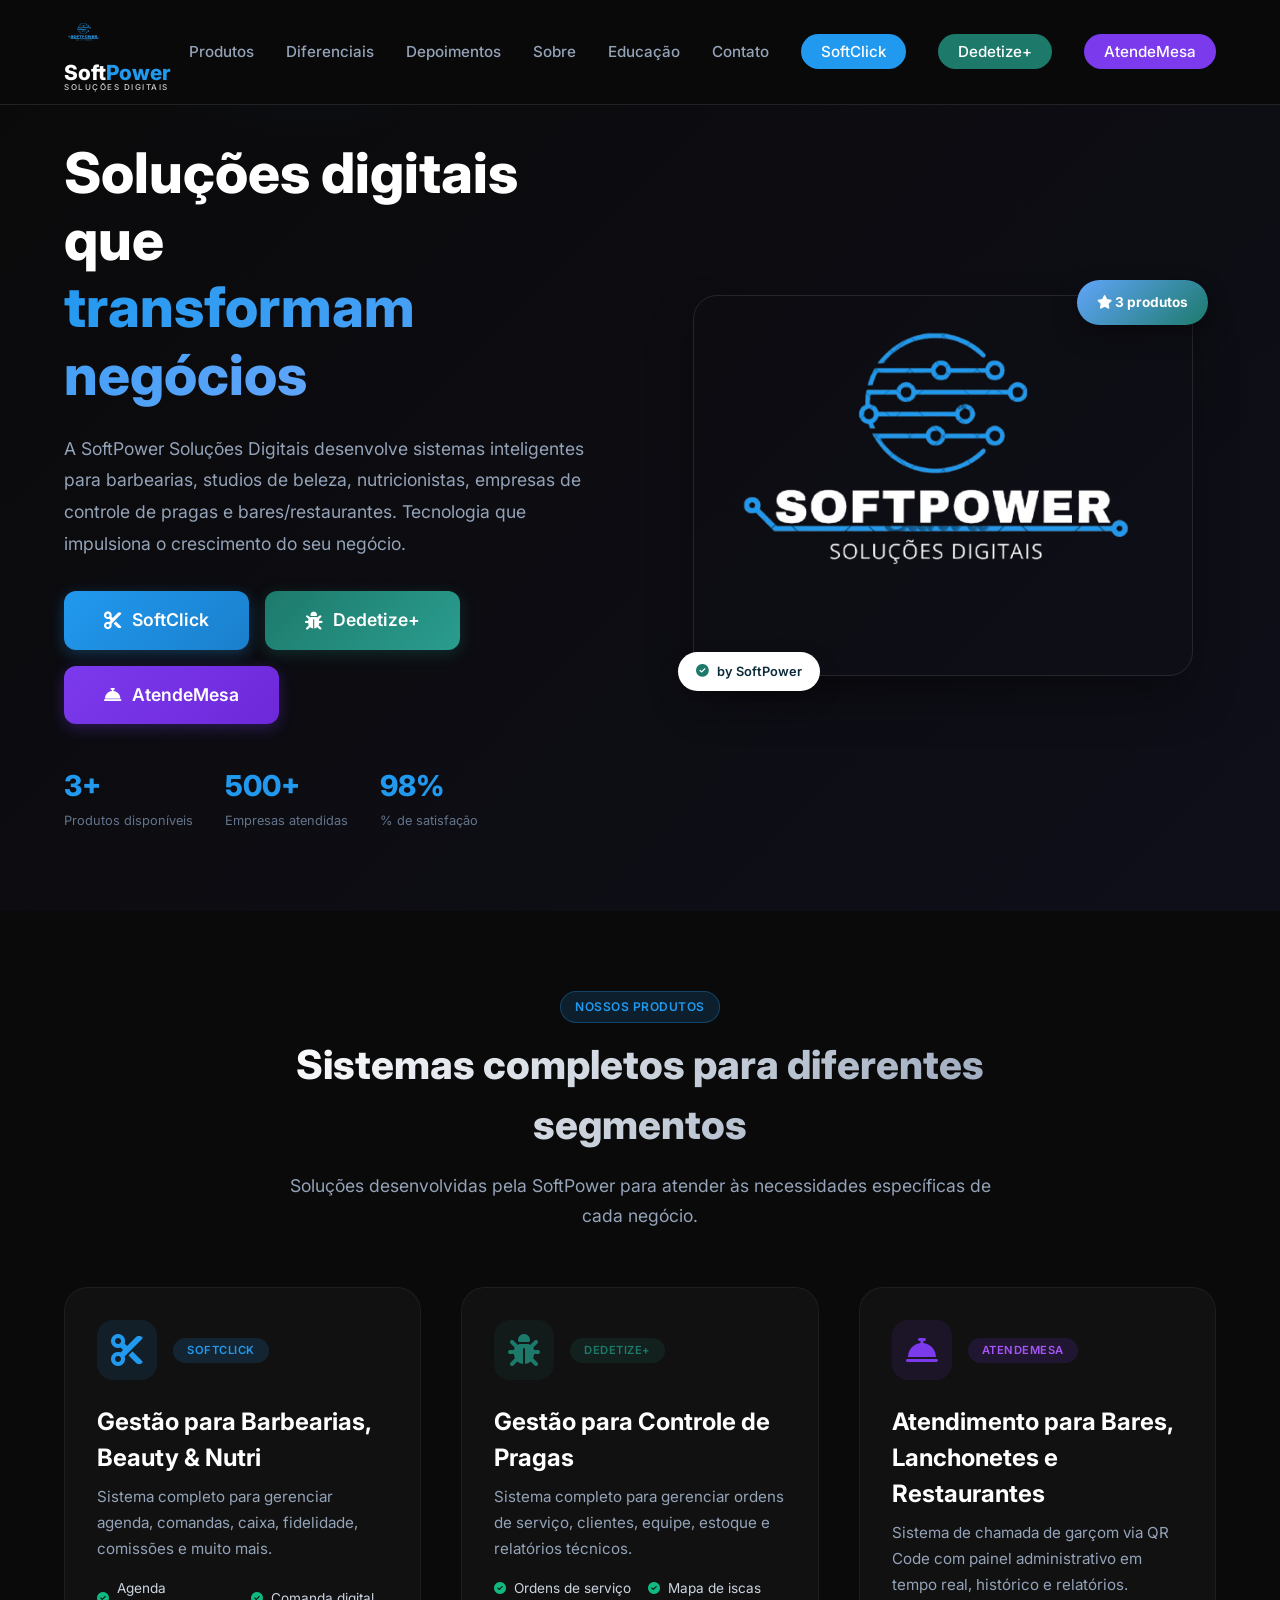
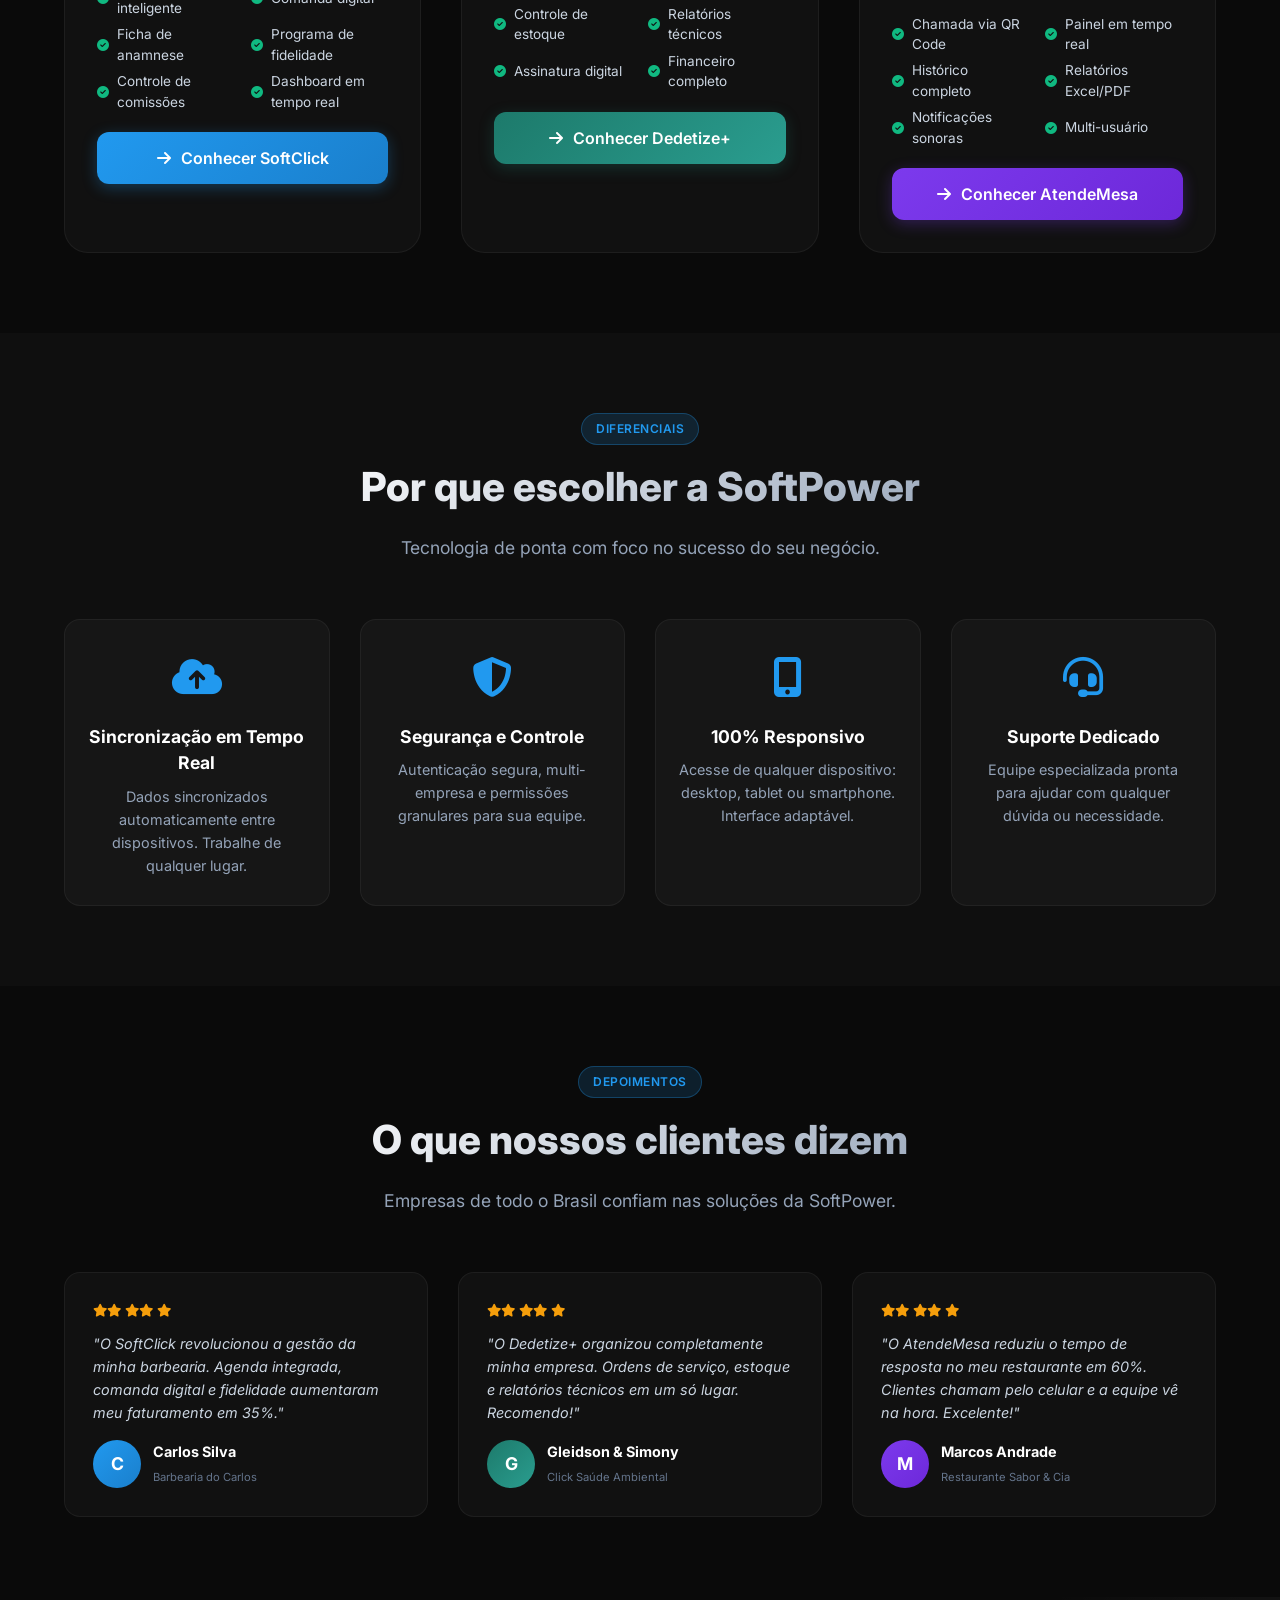
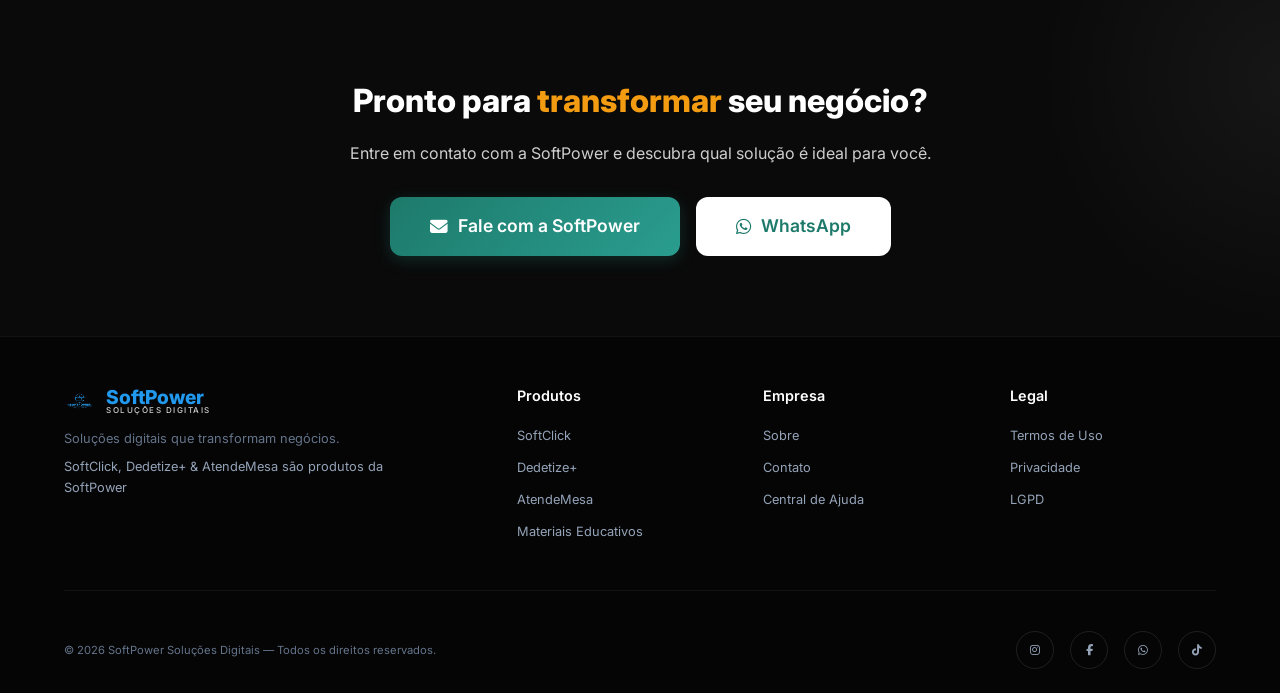
<file: index.html>
<!DOCTYPE html>
<html lang="pt-BR">

<head>
    <meta charset="UTF-8" />
    <meta name="viewport" content="width=device-width, initial-scale=1.0" />
    <title>SoftPower | SoftClick, Dedetize+ e AtendeMesa</title>
    <meta name="description"
        content="SoftPower Soluções Digitais - SoftClick para barbearias/beauty/nutri, Dedetize+ para controle de pragas e AtendeMesa para bares, lanchonetes e restaurantes." />

    <link rel="stylesheet" href="https://cdnjs.cloudflare.com/ajax/libs/font-awesome/6.5.0/css/all.min.css" />
    <link href="https://fonts.googleapis.com/css2?family=Inter:wght@300;400;500;600;700;800;900&display=swap"
        rel="stylesheet" />
    <link rel="stylesheet" href="style.css" />
    <link rel="icon" type="image/png" href="asstes/LOGO-SOFT.png" />
</head>

<body>

    <!-- ===== HEADER ===== -->
    <header class="header" id="header">
        <div class="container">
            <a href="index.html" class="logo">
                <span class="logo-icon">
                    <img src="asstes/LOGO-SOFT.png" alt="SoftPower Logo" />
                </span>
                <div class="logo-text-group">
                    <span class="logo-name">Soft<span>Power</span></span>
                    <span class="logo-subtitle">Soluções Digitais</span>
                </div>
            </a>

            <ul class="nav-links" id="navLinks">
                <li><a href="index.html#produtos">Produtos</a></li>
                <li><a href="index.html#diferenciais">Diferenciais</a></li>
                <li><a href="index.html#depoimentos">Depoimentos</a></li>
                <li><a href="sobre.html">Sobre</a></li>
                <li><a href="educacao.html">Educação</a></li>
                <li><a href="contato.html">Contato</a></li>
                <li><a href="softclick.html" class="nav-cta softclick">SoftClick</a></li>
                <li><a href="dedetize.html" class="nav-cta dedetize">Dedetize+</a></li>
                <li><a href="atendemesa.html" class="nav-cta atendemesa">AtendeMesa</a></li>
            </ul>

            <button class="mobile-toggle" id="mobileToggle" aria-label="Menu">
                <span></span><span></span><span></span>
            </button>
        </div>
    </header>

    <!-- ===== HERO ===== -->
    <section class="hero" id="hero">
        <div class="container">
            <div class="hero-content">
                <h1>
                    Soluções digitais que<br />
                    <span class="highlight">transformam negócios</span>
                </h1>
                <p>
                    A SoftPower Soluções Digitais desenvolve sistemas inteligentes para
                    barbearias, studios de beleza, nutricionistas, empresas de controle de pragas
                    e bares/restaurantes. Tecnologia que impulsiona o crescimento do seu negócio.
                </p>
                <div class="hero-buttons">
                    <a href="softclick.html" class="btn btn-primary btn-lg">
                        <i class="fas fa-cut"></i> SoftClick
                    </a>
                    <a href="dedetize.html" class="btn btn-accent btn-lg">
                        <i class="fas fa-bug"></i> Dedetize+
                    </a>
                    <a href="atendemesa.html" class="btn btn-atendemesa btn-lg">
                        <i class="fas fa-bell-concierge"></i> AtendeMesa
                    </a>
                </div>
                <div class="hero-stats">
                    <div class="stat-item">
                        <span class="stat-number" data-count="3">0</span>
                        <span class="stat-label">Produtos disponíveis</span>
                    </div>
                    <div class="stat-item">
                        <span class="stat-number" data-count="500">0</span>
                        <span class="stat-label">Empresas atendidas</span>
                    </div>
                    <div class="stat-item">
                        <span class="stat-number" data-count="98">0</span>
                        <span class="stat-label">% de satisfação</span>
                    </div>
                </div>
            </div>

            <div class="hero-image">
                <div class="image-stack">
                    <img src="asstes/Logo-SOFTPOWER1.png" alt="SoftPower Soluções Digitais" class="main-image"
                        onerror="this.src='https://placehold.co/500x400/0b2a3b/2199EF?text=SoftPower'">
                    <div class="badge-top index">
                        <i class="fas fa-star"></i> 3 produtos
                    </div>
                    <div class="badge-bottom">
                        <i class="fas fa-check-circle"></i> by SoftPower
                    </div>
                </div>
            </div>
        </div>
    </section>

    <!-- ===== PRODUTOS ===== -->
    <section class="section" id="produtos">
        <div class="container">
            <div class="section-header fade-up">
                <span class="label index">Nossos Produtos</span>
                <h2>Sistemas completos para <span>diferentes segmentos</span></h2>
                <p>Soluções desenvolvidas pela SoftPower para atender às necessidades específicas de cada negócio.</p>
            </div>

            <div class="produtos-grid">
                <!-- SoftClick -->
                <div class="produto-card softclick-card fade-up delay-1">
                    <div class="card-header">
                        <div class="icon-wrapper softclick">
                            <i class="fas fa-cut"></i>
                        </div>
                        <span class="badge-produto softclick">SoftClick</span>
                    </div>
                    <div class="card-body">
                        <h3>Gestão para Barbearias, Beauty &amp; Nutri</h3>
                        <p>Sistema completo para gerenciar agenda, comandas, caixa, fidelidade, comissões e muito mais.
                        </p>
                        <ul class="features-list">
                            <li><i class="fas fa-check-circle"></i> Agenda inteligente</li>
                            <li><i class="fas fa-check-circle"></i> Comanda digital</li>
                            <li><i class="fas fa-check-circle"></i> Ficha de anamnese</li>
                            <li><i class="fas fa-check-circle"></i> Programa de fidelidade</li>
                            <li><i class="fas fa-check-circle"></i> Controle de comissões</li>
                            <li><i class="fas fa-check-circle"></i> Dashboard em tempo real</li>
                        </ul>
                        <a href="softclick.html" class="btn btn-primary">
                            <i class="fas fa-arrow-right"></i> Conhecer SoftClick
                        </a>
                    </div>
                </div>

                <!-- Dedetize+ -->
                <div class="produto-card dedetize-card fade-up delay-2">
                    <div class="card-header">
                        <div class="icon-wrapper dedetize">
                            <i class="fas fa-bug"></i>
                        </div>
                        <span class="badge-produto dedetize">Dedetize+</span>
                    </div>
                    <div class="card-body">
                        <h3>Gestão para Controle de Pragas</h3>
                        <p>Sistema completo para gerenciar ordens de serviço, clientes, equipe, estoque e relatórios
                            técnicos.</p>
                        <ul class="features-list">
                            <li><i class="fas fa-check-circle"></i> Ordens de serviço</li>
                            <li><i class="fas fa-check-circle"></i> Mapa de iscas</li>
                            <li><i class="fas fa-check-circle"></i> Controle de estoque</li>
                            <li><i class="fas fa-check-circle"></i> Relatórios técnicos</li>
                            <li><i class="fas fa-check-circle"></i> Assinatura digital</li>
                            <li><i class="fas fa-check-circle"></i> Financeiro completo</li>
                        </ul>
                        <a href="dedetize.html" class="btn btn-dedetize">
                            <i class="fas fa-arrow-right"></i> Conhecer Dedetize+
                        </a>
                    </div>
                </div>

                <!-- AtendeMesa -->
                <div class="produto-card atendemesa-card fade-up delay-3">
                    <div class="card-header">
                        <div class="icon-wrapper atendemesa">
                            <i class="fas fa-bell-concierge"></i>
                        </div>
                        <span class="badge-produto atendemesa">AtendeMesa</span>
                    </div>
                    <div class="card-body">
                        <h3>Atendimento para Bares, Lanchonetes e Restaurantes</h3>
                        <p>Sistema de chamada de garçom via QR Code com painel administrativo em tempo real, histórico e
                            relatórios.</p>
                        <ul class="features-list">
                            <li><i class="fas fa-check-circle"></i> Chamada via QR Code</li>
                            <li><i class="fas fa-check-circle"></i> Painel em tempo real</li>
                            <li><i class="fas fa-check-circle"></i> Histórico completo</li>
                            <li><i class="fas fa-check-circle"></i> Relatórios Excel/PDF</li>
                            <li><i class="fas fa-check-circle"></i> Notificações sonoras</li>
                            <li><i class="fas fa-check-circle"></i> Multi-usuário</li>
                        </ul>
                        <a href="atendemesa.html" class="btn btn-atendemesa">
                            <i class="fas fa-arrow-right"></i> Conhecer AtendeMesa
                        </a>
                    </div>
                </div>
            </div>
        </div>
    </section>

    <!-- ===== DIFERENCIAIS ===== -->
    <section class="section section-alt" id="diferenciais">
        <div class="container">
            <div class="section-header fade-up">
                <span class="label index">Diferenciais</span>
                <h2>Por que escolher a <span>SoftPower</span></h2>
                <p>Tecnologia de ponta com foco no sucesso do seu negócio.</p>
            </div>

            <div class="diferenciais-grid">
                <div class="diferencial-card fade-up delay-1">
                    <span class="icon"><i class="fas fa-cloud-upload-alt"></i></span>
                    <h4>Sincronização em Tempo Real</h4>
                    <p>Dados sincronizados automaticamente entre dispositivos. Trabalhe de qualquer lugar.</p>
                </div>
                <div class="diferencial-card fade-up delay-2">
                    <span class="icon"><i class="fas fa-shield-alt"></i></span>
                    <h4>Segurança e Controle</h4>
                    <p>Autenticação segura, multi-empresa e permissões granulares para sua equipe.</p>
                </div>
                <div class="diferencial-card fade-up delay-3">
                    <span class="icon"><i class="fas fa-mobile-alt"></i></span>
                    <h4>100% Responsivo</h4>
                    <p>Acesse de qualquer dispositivo: desktop, tablet ou smartphone. Interface adaptável.</p>
                </div>
                <div class="diferencial-card fade-up delay-4">
                    <span class="icon"><i class="fas fa-headset"></i></span>
                    <h4>Suporte Dedicado</h4>
                    <p>Equipe especializada pronta para ajudar com qualquer dúvida ou necessidade.</p>
                </div>
            </div>
        </div>
    </section>

    <!-- ===== DEPOIMENTOS ===== -->
    <section class="section" id="depoimentos">
        <div class="container">
            <div class="section-header fade-up">
                <span class="label index">Depoimentos</span>
                <h2>O que nossos <span>clientes</span> dizem</h2>
                <p>Empresas de todo o Brasil confiam nas soluções da SoftPower.</p>
            </div>

            <div class="depoimentos-grid">
                <div class="depoimento-card fade-up delay-1">
                    <div class="stars">
                        <i class="fas fa-star"></i><i class="fas fa-star"></i>
                        <i class="fas fa-star"></i><i class="fas fa-star"></i>
                        <i class="fas fa-star"></i>
                    </div>
                    <blockquote>"O SoftClick revolucionou a gestão da minha barbearia. Agenda integrada, comanda digital
                        e fidelidade aumentaram meu faturamento em 35%."</blockquote>
                    <div class="author">
                        <div class="avatar softclick-avatar">C</div>
                        <div class="info">
                            <strong>Carlos Silva</strong>
                            <span>Barbearia do Carlos</span>
                        </div>
                    </div>
                </div>

                <div class="depoimento-card fade-up delay-2">
                    <div class="stars">
                        <i class="fas fa-star"></i><i class="fas fa-star"></i>
                        <i class="fas fa-star"></i><i class="fas fa-star"></i>
                        <i class="fas fa-star"></i>
                    </div>
                    <blockquote>"O Dedetize+ organizou completamente minha empresa. Ordens de serviço, estoque e
                        relatórios técnicos em um só lugar. Recomendo!"</blockquote>
                    <div class="author">
                        <div class="avatar dedetize-avatar">G</div>
                        <div class="info">
                            <strong>Gleidson &amp; Simony</strong>
                            <span>Click Saúde Ambiental</span>
                        </div>
                    </div>
                </div>

                <div class="depoimento-card fade-up delay-3">
                    <div class="stars">
                        <i class="fas fa-star"></i><i class="fas fa-star"></i>
                        <i class="fas fa-star"></i><i class="fas fa-star"></i>
                        <i class="fas fa-star"></i>
                    </div>
                    <blockquote>"O AtendeMesa reduziu o tempo de resposta no meu restaurante em 60%. Clientes chamam pelo
                        celular e a equipe vê na hora. Excelente!"</blockquote>
                    <div class="author">
                        <div class="avatar atendemesa-avatar">M</div>
                        <div class="info">
                            <strong>Marcos Andrade</strong>
                            <span>Restaurante Sabor &amp; Cia</span>
                        </div>
                    </div>
                </div>
            </div>
        </div>
    </section>

    <!-- ===== CTA ===== -->
    <section class="cta-section" id="contato">
        <div class="container">
            <h2 class="fade-up">Pronto para <span style="color:#f39c12;">transformar</span> seu negócio?</h2>
            <p class="fade-up delay-1">Entre em contato com a SoftPower e descubra qual solução é ideal para você.</p>
            <div class="btn-group fade-up delay-2">
                <a href="contato.html" class="btn btn-accent btn-lg">
                    <i class="fas fa-envelope"></i> Fale com a SoftPower
                </a>
                <a href="https://wa.me/5583981011900?text=Olá%20SoftPower!%20Gostaria%20de%20mais%20informações%20sobre%20os%20produtos." target="_blank" class="btn btn-white btn-lg">
                    <i class="fab fa-whatsapp"></i> WhatsApp
                </a>
            </div>
        </div>
    </section>

    <!-- ===== FOOTER ===== -->
    <footer class="footer">
        <div class="container">
            <div class="footer-grid">
                <div class="footer-brand">
                    <a href="index.html" class="logo">
                        <span class="logo-icon" style="width:32px;height:32px;">
                            <img src="asstes/LOGO-SOFT.png" alt="SoftPower Logo" />
                        </span>
                        <div class="logo-text-group">
                            <span class="logo-name" style="font-size:1.2rem;">Soft<span>Power</span></span>
                            <span class="logo-subtitle" style="font-size:0.5rem;">Soluções Digitais</span>
                        </div>
                    </a>
                    <p>Soluções digitais que transformam negócios.</p>
                    <p style="margin-top: 8px; font-size: 0.8rem; color: var(--gray-400);">
                        SoftClick, Dedetize+ &amp; AtendeMesa são produtos da SoftPower
                    </p>
                </div>
                <div>
                    <h4>Produtos</h4>
                    <ul>
                        <li><a href="softclick.html">SoftClick</a></li>
                        <li><a href="dedetize.html">Dedetize+</a></li>
                        <li><a href="atendemesa.html">AtendeMesa</a></li>
                        <li><a href="educacao.html">Materiais Educativos</a></li>
                    </ul>
                </div>
                <div>
                    <h4>Empresa</h4>
                    <ul>
                        <li><a href="sobre.html">Sobre</a></li>
                        <li><a href="contato.html">Contato</a></li>
                        <li><a href="ajuda.html">Central de Ajuda</a></li>
                    </ul>
                </div>
                <div>
                    <h4>Legal</h4>
                    <ul>
                        <li><a href="termos.html">Termos de Uso</a></li>
                        <li><a href="privacidade.htm">Privacidade</a></li>
                        <li><a href="lgpd.html">LGPD</a></li>
                    </ul>
                </div>
            </div>
            <div class="footer-bottom">
                <span>&copy; 2026 SoftPower Soluções Digitais — Todos os direitos reservados.</span>
                <div class="footer-socials">
                    <a href="https://www.instagram.com/softpower.solucoes" aria-label="Instagram"><i class="fab fa-instagram"></i></a>
                    <a href="https://www.facebook.com/profile.php?id=61593099233240&sk=directory_links" aria-label="Facebook"><i class="fab fa-facebook-f"></i></a>
                    <a href="https://wa.me/5583981011900?text=Olá%20SoftPower!%20Gostaria%20de%20mais%20informações%20sobre%20os%20produtos." aria-label="WhatsApp"><i class="fab fa-whatsapp"></i></a>
                    <a href="https://www.tiktok.com/@softpower.digitais" aria-label="TikTok"><i class="fab fa-tiktok"></i></a>
                </div>
            </div>
        </div>
    </footer>

    <script src="script.js"></script>
</body>

</html>
</file>
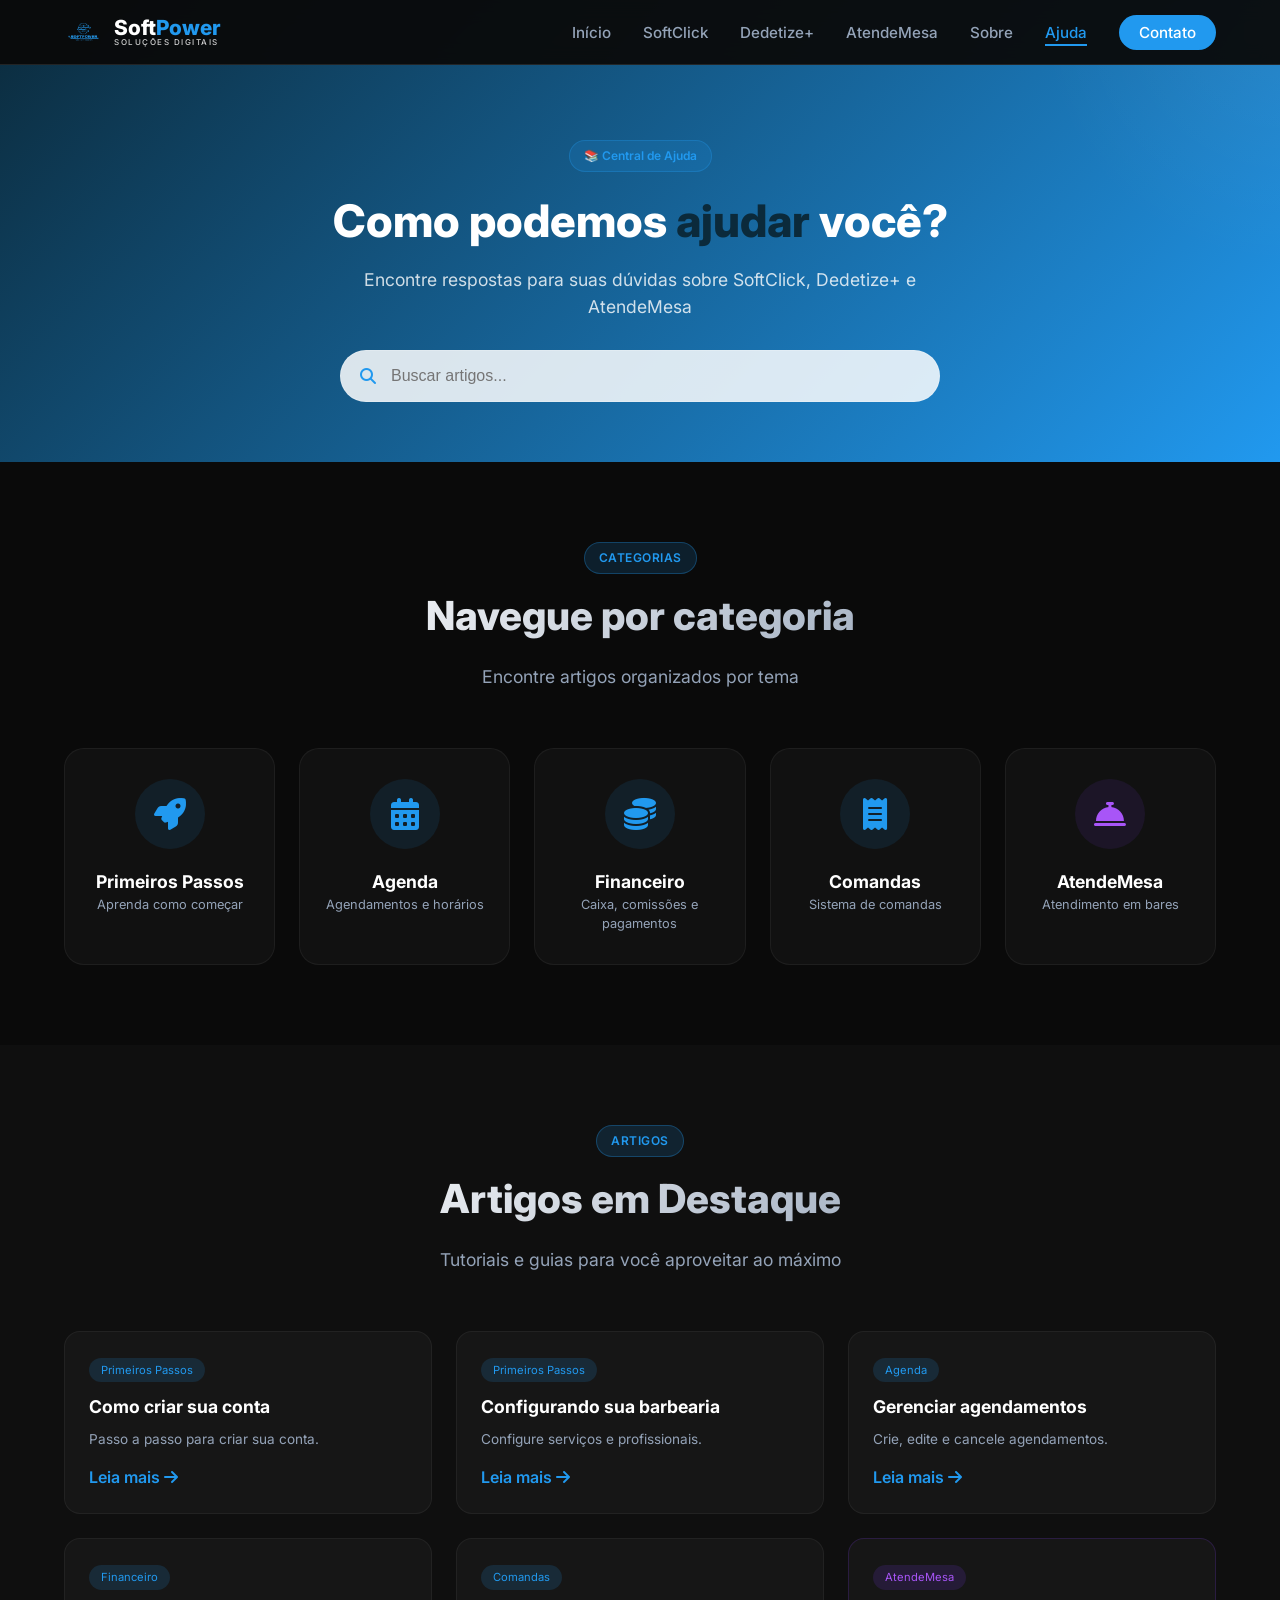
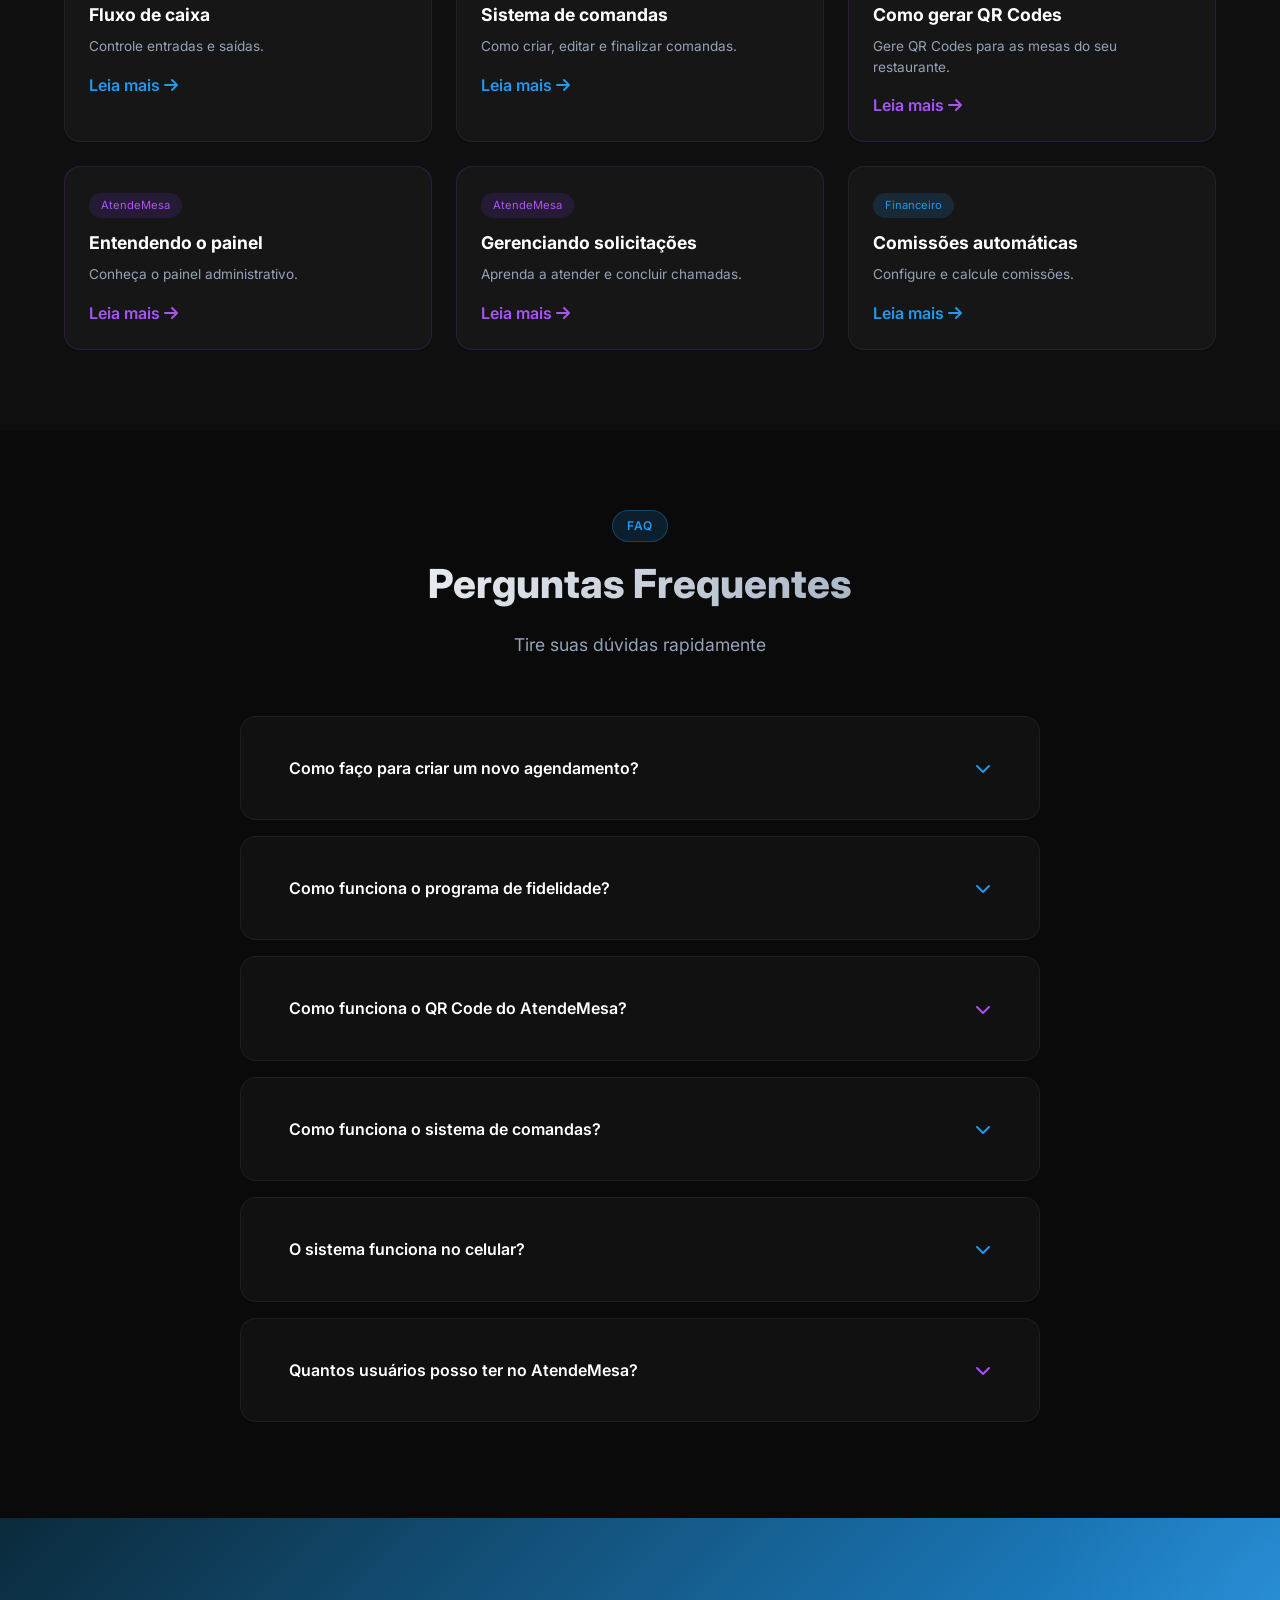
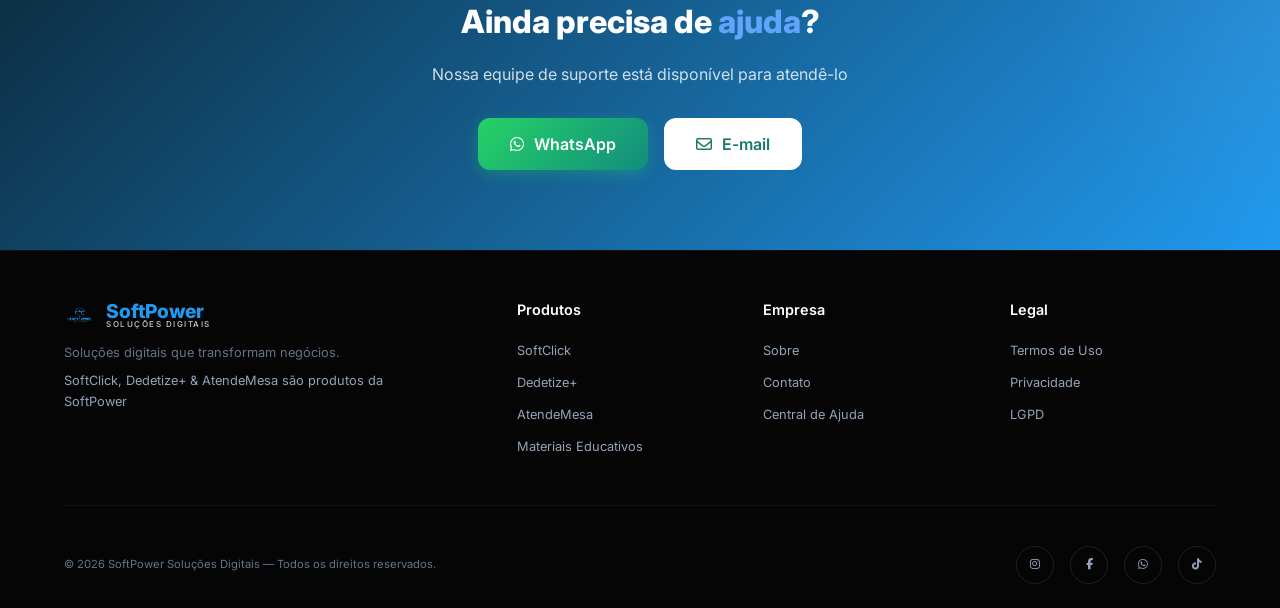
<file: ajuda.html>
<!DOCTYPE html>
<html lang="pt-BR">

<head>
    <meta charset="UTF-8">
    <meta name="viewport" content="width=device-width, initial-scale=1.0, user-scalable=yes">
    <meta name="description"
        content="Central de Ajuda SoftPower - Tire suas dúvidas sobre o SoftClick, Dedetize+ e AtendeMesa.">
    <meta name="keywords" content="ajuda, suporte, tutoriais, faq, softclick, dedetize, atendemesa">
    <meta name="author" content="SoftPower Soluções Digitais">
    <title>Central de Ajuda | SoftPower</title>

    <link href="https://fonts.googleapis.com/css2?family=Inter:wght@300;400;500;600;700;800;900&display=swap"
        rel="stylesheet">
    <link rel="stylesheet" href="https://cdnjs.cloudflare.com/ajax/libs/font-awesome/6.5.0/css/all.min.css">
    <link rel="stylesheet" href="style.css">
    <link rel="icon" type="image/png" href="asstes/LOGO-SOFT.png">
</head>

<body>

    <!-- ===== HEADER ===== -->
    <header class="header" id="header">
        <div class="container">
            <a href="index.html" class="logo">
                <span class="logo-icon">
                    <img src="asstes/LOGO-SOFT.png" alt="SoftPower Logo" />
                </span>
                <div class="logo-text-group">
                    <span class="logo-name">Soft<span>Power</span></span>
                    <span class="logo-subtitle">Soluções Digitais</span>
                </div>
            </a>

            <ul class="nav-links" id="navLinks">
                <li><a href="index.html">Início</a></li>
                <li><a href="softclick.html">SoftClick</a></li>
                <li><a href="dedetize.html">Dedetize+</a></li>
                <li><a href="atendemesa.html">AtendeMesa</a></li>
                <li><a href="sobre.html">Sobre</a></li>
                <li><a href="ajuda.html" class="active">Ajuda</a></li>
                <li><a href="contato.html" class="nav-cta" style="background: #2199EF;">Contato</a></li>
            </ul>

            <button class="mobile-toggle" id="mobileToggle" aria-label="Menu">
                <span></span><span></span><span></span>
            </button>
        </div>
    </header>

    <!-- ===== HEADER DA AJUDA ===== -->
    <section class="page-hero" style="padding-top: 140px; background: linear-gradient(135deg, #0b2a3b 0%, #2199EF 100%);">
        <div class="container">
            <span class="badge-produto-hero softclick" style="display:inline-block; margin-bottom:16px;">📚 Central de Ajuda</span>
            <h1>Como podemos <span style="color:#0b2a3b;">ajudar</span> você?</h1>
            <p>Encontre respostas para suas dúvidas sobre SoftClick, Dedetize+ e AtendeMesa</p>
            <div class="search-box" style="max-width:600px; margin:30px auto 0; position:relative;">
                <i class="fa-solid fa-search" style="position:absolute; left:20px; top:50%; transform:translateY(-50%); color: #2199EF;"></i>
                <input type="text" id="searchInput" placeholder="Buscar artigos..."
                    style="width:100%; padding:16px 20px 16px 50px; background:rgba(255, 255, 255, 0.842); border:1px solid rgba(255,255,255,0.2); border-radius:50px; font-size:1rem; color:#2199EF; outline:none; transition:all 0.3s ease;">
            </div>
        </div>
    </section>

    <!-- ===== CATEGORIAS ===== -->
    <section class="section">
        <div class="container">
            <div class="section-header fade-up">
                <span class="label index">Categorias</span>
                <h2>Navegue por <span>categoria</span></h2>
                <p>Encontre artigos organizados por tema</p>
            </div>

            <div class="categorias-grid" style="display:grid; grid-template-columns:repeat(5,1fr); gap:24px; margin-top:20px;">
                <div class="categoria-card" data-category="primeiros-passos"
                    style="background:rgba(255,255,255,0.03); border:1px solid rgba(255,255,255,0.05); border-radius:20px; padding:30px 20px; text-align:center; cursor:pointer; transition:all 0.3s ease;">
                    <div class="categoria-icon" style="width:70px; height:70px; background:rgba(33,153,239,0.1); border-radius:50%; display:flex; align-items:center; justify-content:center; margin:0 auto 20px; font-size:2rem; color:#2199EF;">
                        <i class="fa-solid fa-rocket"></i>
                    </div>
                    <h3 style="font-size:1.1rem; font-weight:700; color:var(--white);">Primeiros Passos</h3>
                    <p style="font-size:0.8rem; color:#94a3b8;">Aprenda como começar</p>
                </div>

                <div class="categoria-card" data-category="agenda"
                    style="background:rgba(255,255,255,0.03); border:1px solid rgba(255,255,255,0.05); border-radius:20px; padding:30px 20px; text-align:center; cursor:pointer; transition:all 0.3s ease;">
                    <div class="categoria-icon" style="width:70px; height:70px; background:rgba(33,153,239,0.1); border-radius:50%; display:flex; align-items:center; justify-content:center; margin:0 auto 20px; font-size:2rem; color:#2199EF;">
                        <i class="fa-solid fa-calendar-days"></i>
                    </div>
                    <h3 style="font-size:1.1rem; font-weight:700; color:var(--white);">Agenda</h3>
                    <p style="font-size:0.8rem; color:#94a3b8;">Agendamentos e horários</p>
                </div>

                <div class="categoria-card" data-category="financeiro"
                    style="background:rgba(255,255,255,0.03); border:1px solid rgba(255,255,255,0.05); border-radius:20px; padding:30px 20px; text-align:center; cursor:pointer; transition:all 0.3s ease;">
                    <div class="categoria-icon" style="width:70px; height:70px; background:rgba(33,153,239,0.1); border-radius:50%; display:flex; align-items:center; justify-content:center; margin:0 auto 20px; font-size:2rem; color:#2199EF;">
                        <i class="fa-solid fa-coins"></i>
                    </div>
                    <h3 style="font-size:1.1rem; font-weight:700; color:var(--white);">Financeiro</h3>
                    <p style="font-size:0.8rem; color:#94a3b8;">Caixa, comissões e pagamentos</p>
                </div>

                <div class="categoria-card" data-category="comandas"
                    style="background:rgba(255,255,255,0.03); border:1px solid rgba(255,255,255,0.05); border-radius:20px; padding:30px 20px; text-align:center; cursor:pointer; transition:all 0.3s ease;">
                    <div class="categoria-icon" style="width:70px; height:70px; background:rgba(33,153,239,0.1); border-radius:50%; display:flex; align-items:center; justify-content:center; margin:0 auto 20px; font-size:2rem; color:#2199EF;">
                        <i class="fa-solid fa-receipt"></i>
                    </div>
                    <h3 style="font-size:1.1rem; font-weight:700; color:var(--white);">Comandas</h3>
                    <p style="font-size:0.8rem; color:#94a3b8;">Sistema de comandas</p>
                </div>

                <div class="categoria-card" data-category="atendemesa"
                    style="background:rgba(255,255,255,0.03); border:1px solid rgba(255,255,255,0.05); border-radius:20px; padding:30px 20px; text-align:center; cursor:pointer; transition:all 0.3s ease;">
                    <div class="categoria-icon" style="width:70px; height:70px; background:rgba(124,58,237,0.1); border-radius:50%; display:flex; align-items:center; justify-content:center; margin:0 auto 20px; font-size:2rem; color:#a855f7;">
                        <i class="fa-solid fa-bell-concierge"></i>
                    </div>
                    <h3 style="font-size:1.1rem; font-weight:700; color:var(--white);">AtendeMesa</h3>
                    <p style="font-size:0.8rem; color:#94a3b8;">Atendimento em bares</p>
                </div>
            </div>
        </div>
    </section>

    <!-- ===== ARTIGOS EM DESTAQUE ===== -->
    <section class="section section-alt">
        <div class="container">
            <div class="section-header fade-up">
                <span class="label index">Artigos</span>
                <h2>Artigos em <span>Destaque</span></h2>
                <p>Tutoriais e guias para você aproveitar ao máximo</p>
            </div>

            <div class="artigos-grid" id="artigosGrid" style="display:grid; grid-template-columns:repeat(3,1fr); gap:24px; margin-top:20px;">
                <div class="artigo-card" data-category="primeiros-passos"
                    style="background:rgba(255,255,255,0.03); border:1px solid rgba(255,255,255,0.05); border-radius:16px; padding:24px;">
                    <span class="artigo-categoria" style="display:inline-block; padding:4px 12px; background:rgba(33,153,239,0.15); border-radius:20px; font-size:0.7rem; color:#2199EF; margin-bottom:12px;">Primeiros Passos</span>
                    <h3 style="font-size:1.1rem; font-weight:700; color:var(--white); margin-bottom:8px;">Como criar sua conta</h3>
                    <p style="font-size:0.85rem; color:#94a3b8; margin-bottom:16px;">Passo a passo para criar sua conta.</p>
                    <a href="#" class="btn-leia" data-artigo="como-criar-conta" style="color:#2199EF; font-weight:600;">Leia mais <i class="fa-solid fa-arrow-right"></i></a>
                </div>

                <div class="artigo-card" data-category="primeiros-passos"
                    style="background:rgba(255,255,255,0.03); border:1px solid rgba(255,255,255,0.05); border-radius:16px; padding:24px;">
                    <span class="artigo-categoria" style="display:inline-block; padding:4px 12px; background:rgba(33,153,239,0.15); border-radius:20px; font-size:0.7rem; color:#2199EF; margin-bottom:12px;">Primeiros Passos</span>
                    <h3 style="font-size:1.1rem; font-weight:700; color:var(--white); margin-bottom:8px;">Configurando sua barbearia</h3>
                    <p style="font-size:0.85rem; color:#94a3b8; margin-bottom:16px;">Configure serviços e profissionais.</p>
                    <a href="#" class="btn-leia" data-artigo="configurar-barbearia" style="color:#2199EF; font-weight:600;">Leia mais <i class="fa-solid fa-arrow-right"></i></a>
                </div>

                <div class="artigo-card" data-category="agenda"
                    style="background:rgba(255,255,255,0.03); border:1px solid rgba(255,255,255,0.05); border-radius:16px; padding:24px;">
                    <span class="artigo-categoria" style="display:inline-block; padding:4px 12px; background:rgba(33,153,239,0.15); border-radius:20px; font-size:0.7rem; color:#2199EF; margin-bottom:12px;">Agenda</span>
                    <h3 style="font-size:1.1rem; font-weight:700; color:var(--white); margin-bottom:8px;">Gerenciar agendamentos</h3>
                    <p style="font-size:0.85rem; color:#94a3b8; margin-bottom:16px;">Crie, edite e cancele agendamentos.</p>
                    <a href="#" class="btn-leia" data-artigo="gerenciar-agendamentos" style="color:#2199EF; font-weight:600;">Leia mais <i class="fa-solid fa-arrow-right"></i></a>
                </div>

                <div class="artigo-card" data-category="financeiro"
                    style="background:rgba(255,255,255,0.03); border:1px solid rgba(255,255,255,0.05); border-radius:16px; padding:24px;">
                    <span class="artigo-categoria" style="display:inline-block; padding:4px 12px; background:rgba(33,153,239,0.15); border-radius:20px; font-size:0.7rem; color:#2199EF; margin-bottom:12px;">Financeiro</span>
                    <h3 style="font-size:1.1rem; font-weight:700; color:var(--white); margin-bottom:8px;">Fluxo de caixa</h3>
                    <p style="font-size:0.85rem; color:#94a3b8; margin-bottom:16px;">Controle entradas e saídas.</p>
                    <a href="#" class="btn-leia" data-artigo="fluxo-caixa" style="color:#2199EF; font-weight:600;">Leia mais <i class="fa-solid fa-arrow-right"></i></a>
                </div>

                <div class="artigo-card" data-category="comandas"
                    style="background:rgba(255,255,255,0.03); border:1px solid rgba(255,255,255,0.05); border-radius:16px; padding:24px;">
                    <span class="artigo-categoria" style="display:inline-block; padding:4px 12px; background:rgba(33,153,239,0.15); border-radius:20px; font-size:0.7rem; color:#2199EF; margin-bottom:12px;">Comandas</span>
                    <h3 style="font-size:1.1rem; font-weight:700; color:var(--white); margin-bottom:8px;">Sistema de comandas</h3>
                    <p style="font-size:0.85rem; color:#94a3b8; margin-bottom:16px;">Como criar, editar e finalizar comandas.</p>
                    <a href="#" class="btn-leia" data-artigo="sistema-comandas" style="color:#2199EF; font-weight:600;">Leia mais <i class="fa-solid fa-arrow-right"></i></a>
                </div>

                <div class="artigo-card" data-category="atendemesa"
                    style="background:rgba(255,255,255,0.03); border:1px solid rgba(124,58,237,0.2); border-radius:16px; padding:24px;">
                    <span class="artigo-categoria" style="display:inline-block; padding:4px 12px; background:rgba(124,58,237,0.15); border-radius:20px; font-size:0.7rem; color:#a855f7; margin-bottom:12px;">AtendeMesa</span>
                    <h3 style="font-size:1.1rem; font-weight:700; color:var(--white); margin-bottom:8px;">Como gerar QR Codes</h3>
                    <p style="font-size:0.85rem; color:#94a3b8; margin-bottom:16px;">Gere QR Codes para as mesas do seu restaurante.</p>
                    <a href="#" class="btn-leia" data-artigo="atendemesa-qrcode" style="color:#a855f7; font-weight:600;">Leia mais <i class="fa-solid fa-arrow-right"></i></a>
                </div>

                <div class="artigo-card" data-category="atendemesa"
                    style="background:rgba(255,255,255,0.03); border:1px solid rgba(124,58,237,0.2); border-radius:16px; padding:24px;">
                    <span class="artigo-categoria" style="display:inline-block; padding:4px 12px; background:rgba(124,58,237,0.15); border-radius:20px; font-size:0.7rem; color:#a855f7; margin-bottom:12px;">AtendeMesa</span>
                    <h3 style="font-size:1.1rem; font-weight:700; color:var(--white); margin-bottom:8px;">Entendendo o painel</h3>
                    <p style="font-size:0.85rem; color:#94a3b8; margin-bottom:16px;">Conheça o painel administrativo.</p>
                    <a href="#" class="btn-leia" data-artigo="atendemesa-painel" style="color:#a855f7; font-weight:600;">Leia mais <i class="fa-solid fa-arrow-right"></i></a>
                </div>

                <div class="artigo-card" data-category="atendemesa"
                    style="background:rgba(255,255,255,0.03); border:1px solid rgba(124,58,237,0.2); border-radius:16px; padding:24px;">
                    <span class="artigo-categoria" style="display:inline-block; padding:4px 12px; background:rgba(124,58,237,0.15); border-radius:20px; font-size:0.7rem; color:#a855f7; margin-bottom:12px;">AtendeMesa</span>
                    <h3 style="font-size:1.1rem; font-weight:700; color:var(--white); margin-bottom:8px;">Gerenciando solicitações</h3>
                    <p style="font-size:0.85rem; color:#94a3b8; margin-bottom:16px;">Aprenda a atender e concluir chamadas.</p>
                    <a href="#" class="btn-leia" data-artigo="atendemesa-gerenciar" style="color:#a855f7; font-weight:600;">Leia mais <i class="fa-solid fa-arrow-right"></i></a>
                </div>

                <div class="artigo-card" data-category="financeiro"
                    style="background:rgba(255,255,255,0.03); border:1px solid rgba(255,255,255,0.05); border-radius:16px; padding:24px;">
                    <span class="artigo-categoria" style="display:inline-block; padding:4px 12px; background:rgba(33,153,239,0.15); border-radius:20px; font-size:0.7rem; color:#2199EF; margin-bottom:12px;">Financeiro</span>
                    <h3 style="font-size:1.1rem; font-weight:700; color:var(--white); margin-bottom:8px;">Comissões automáticas</h3>
                    <p style="font-size:0.85rem; color:#94a3b8; margin-bottom:16px;">Configure e calcule comissões.</p>
                    <a href="#" class="btn-leia" data-artigo="comissoes" style="color:#2199EF; font-weight:600;">Leia mais <i class="fa-solid fa-arrow-right"></i></a>
                </div>
            </div>
        </div>
    </section>

    <!-- ===== FAQ ===== -->
    <section class="section">
        <div class="container">
            <div class="section-header fade-up">
                <span class="label index">FAQ</span>
                <h2>Perguntas <span>Frequentes</span></h2>
                <p>Tire suas dúvidas rapidamente</p>
            </div>

            <div class="faq-container" style="max-width:800px; margin:0 auto;">
                <div class="faq-item" style="background:rgba(255,255,255,0.03); border:1px solid rgba(255,255,255,0.05); border-radius:16px; margin-bottom:16px; overflow:hidden;">
                    <div class="faq-question" style="padding:20px 24px; display:flex; justify-content:space-between; align-items:center; cursor:pointer; font-weight:600; color:var(--white);">
                        <span>Como faço para criar um novo agendamento?</span>
                        <i class="fa-solid fa-chevron-down" style="color:#2199EF;"></i>
                    </div>
                    <div class="faq-answer" style="max-height:0; overflow:hidden; transition:max-height 0.3s ease; padding:0 24px; color:#94a3b8; font-size:0.9rem; line-height:1.6;">
                        Para criar um novo agendamento, acesse o módulo Agenda, clique em "Novo Agendamento", preencha os dados e clique em "Salvar".
                    </div>
                </div>

                <div class="faq-item" style="background:rgba(255,255,255,0.03); border:1px solid rgba(255,255,255,0.05); border-radius:16px; margin-bottom:16px; overflow:hidden;">
                    <div class="faq-question" style="padding:20px 24px; display:flex; justify-content:space-between; align-items:center; cursor:pointer; font-weight:600; color:var(--white);">
                        <span>Como funciona o programa de fidelidade?</span>
                        <i class="fa-solid fa-chevron-down" style="color:#2199EF;"></i>
                    </div>
                    <div class="faq-answer" style="max-height:0; overflow:hidden; transition:max-height 0.3s ease; padding:0 24px; color:#94a3b8; font-size:0.9rem; line-height:1.6;">
                        Os clientes acumulam pontos a cada compra. Os pontos podem ser trocados por brindes, descontos ou serviços gratuitos.
                    </div>
                </div>

                <div class="faq-item" style="background:rgba(255,255,255,0.03); border:1px solid rgba(255,255,255,0.05); border-radius:16px; margin-bottom:16px; overflow:hidden;">
                    <div class="faq-question" style="padding:20px 24px; display:flex; justify-content:space-between; align-items:center; cursor:pointer; font-weight:600; color:var(--white);">
                        <span>Como funciona o QR Code do AtendeMesa?</span>
                        <i class="fa-solid fa-chevron-down" style="color:#a855f7;"></i>
                    </div>
                    <div class="faq-answer" style="max-height:0; overflow:hidden; transition:max-height 0.3s ease; padding:0 24px; color:#94a3b8; font-size:0.9rem; line-height:1.6;">
                        Você gera um QR Code único para cada mesa no painel administrativo. O cliente escaneia com o celular e escolhe a opção desejada.
                    </div>
                </div>

                <div class="faq-item" style="background:rgba(255,255,255,0.03); border:1px solid rgba(255,255,255,0.05); border-radius:16px; margin-bottom:16px; overflow:hidden;">
                    <div class="faq-question" style="padding:20px 24px; display:flex; justify-content:space-between; align-items:center; cursor:pointer; font-weight:600; color:var(--white);">
                        <span>Como funciona o sistema de comandas?</span>
                        <i class="fa-solid fa-chevron-down" style="color:#2199EF;"></i>
                    </div>
                    <div class="faq-answer" style="max-height:0; overflow:hidden; transition:max-height 0.3s ease; padding:0 24px; color:#94a3b8; font-size:0.9rem; line-height:1.6;">
                        As comandas permitem registrar atendimentos em andamento, adicionar serviços, produtos e pacotes, e finalizar com pagamento integrado ao caixa.
                    </div>
                </div>

                <div class="faq-item" style="background:rgba(255,255,255,0.03); border:1px solid rgba(255,255,255,0.05); border-radius:16px; margin-bottom:16px; overflow:hidden;">
                    <div class="faq-question" style="padding:20px 24px; display:flex; justify-content:space-between; align-items:center; cursor:pointer; font-weight:600; color:var(--white);">
                        <span>O sistema funciona no celular?</span>
                        <i class="fa-solid fa-chevron-down" style="color:#2199EF;"></i>
                    </div>
                    <div class="faq-answer" style="max-height:0; overflow:hidden; transition:max-height 0.3s ease; padding:0 24px; color:#94a3b8; font-size:0.9rem; line-height:1.6;">
                        Sim! Todos os sistemas são 100% responsivos e funcionam perfeitamente em smartphones e tablets.
                    </div>
                </div>

                <div class="faq-item" style="background:rgba(255,255,255,0.03); border:1px solid rgba(255,255,255,0.05); border-radius:16px; margin-bottom:16px; overflow:hidden;">
                    <div class="faq-question" style="padding:20px 24px; display:flex; justify-content:space-between; align-items:center; cursor:pointer; font-weight:600; color:var(--white);">
                        <span>Quantos usuários posso ter no AtendeMesa?</span>
                        <i class="fa-solid fa-chevron-down" style="color:#a855f7;"></i>
                    </div>
                    <div class="faq-answer" style="max-height:0; overflow:hidden; transition:max-height 0.3s ease; padding:0 24px; color:#94a3b8; font-size:0.9rem; line-height:1.6;">
                        O plano Básico permite 1 usuário, o Profissional 5 usuários e o Premium usuários ilimitados.
                    </div>
                </div>
            </div>
        </div>
    </section>

    <!-- ===== CONTATO SUPORTE ===== -->
    <section class="cta-section" style="background: linear-gradient(135deg, #0b2a3b, #2199EF);">
        <div class="container">
            <h2 class="fade-up">Ainda precisa de <span style="color:#60a5fa;">ajuda</span>?</h2>
            <p class="fade-up delay-1">Nossa equipe de suporte está disponível para atendê-lo</p>
            <div class="btn-group fade-up delay-2">
                <a href="https://wa.me/5583981011900?text=Olá!%20gostaria%20de%20tirar%20algumas%20dúvidas%20sobre%20o%20sistema." target="_blank" class="btn" style="background: linear-gradient(135deg, #25D366, #128C7E); color:white; box-shadow: 0 4px 15px rgba(37,211,102,0.3);">
                    <i class="fab fa-whatsapp"></i> WhatsApp
                </a>
                <a href="mailto:softpowersolucoesdigitais@gmail.com" class="btn btn-white">
                    <i class="fa-regular fa-envelope"></i> E-mail
                </a>
            </div>
        </div>
    </section>

    <!-- ===== FOOTER ===== -->
    <footer class="footer">
        <div class="container">
            <div class="footer-grid">
                <div class="footer-brand">
                    <a href="index.html" class="logo">
                        <span class="logo-icon" style="width:32px;height:32px;">
                            <img src="asstes/LOGO-SOFT.png" alt="SoftPower Logo" />
                        </span>
                        <div class="logo-text-group">
                            <span class="logo-name" style="font-size:1.2rem;">Soft<span>Power</span></span>
                            <span class="logo-subtitle" style="font-size:0.5rem;">Soluções Digitais</span>
                        </div>
                    </a>
                    <p>Soluções digitais que transformam negócios.</p>
                    <p style="margin-top: 8px; font-size: 0.8rem; color: var(--gray-400);">
                        SoftClick, Dedetize+ &amp; AtendeMesa são produtos da SoftPower
                    </p>
                </div>
                <div>
                    <h4>Produtos</h4>
                    <ul>
                        <li><a href="softclick.html">SoftClick</a></li>
                        <li><a href="dedetize.html">Dedetize+</a></li>
                        <li><a href="atendemesa.html">AtendeMesa</a></li>
                        <li><a href="educacao.html">Materiais Educativos</a></li>
                    </ul>
                </div>
                <div>
                    <h4>Empresa</h4>
                    <ul>
                        <li><a href="sobre.html">Sobre</a></li>
                        <li><a href="contato.html">Contato</a></li>
                        <li><a href="ajuda.html">Central de Ajuda</a></li>
                    </ul>
                </div>
                <div>
                    <h4>Legal</h4>
                    <ul>
                        <li><a href="termos.html">Termos de Uso</a></li>
                        <li><a href="privacidade.htm">Privacidade</a></li>
                        <li><a href="lgpd.html">LGPD</a></li>
                    </ul>
                </div>
            </div>
            <div class="footer-bottom">
                <span>&copy; 2026 SoftPower Soluções Digitais — Todos os direitos reservados.</span>
                <div class="footer-socials">
                    <a href="https://www.instagram.com/softpower.solucoes" aria-label="Instagram"><i class="fab fa-instagram"></i></a>
                    <a href="https://www.facebook.com/profile.php?id=61593099233240&sk=directory_links" aria-label="Facebook"><i class="fab fa-facebook-f"></i></a>
                    <a href="https://wa.me/5583981011900?text=Olá%20SoftPower!%20Gostaria%20de%20mais%20informações%20sobre%20os%20produtos." aria-label="WhatsApp"><i class="fab fa-whatsapp"></i></a>
                    <a href="https://www.tiktok.com/@softpower.digitais" aria-label="TikTok"><i class="fab fa-tiktok"></i></a>
                </div>
            </div>
        </div>
    </footer>

    <script src="script.js"></script>

</body>

</html>
</file>
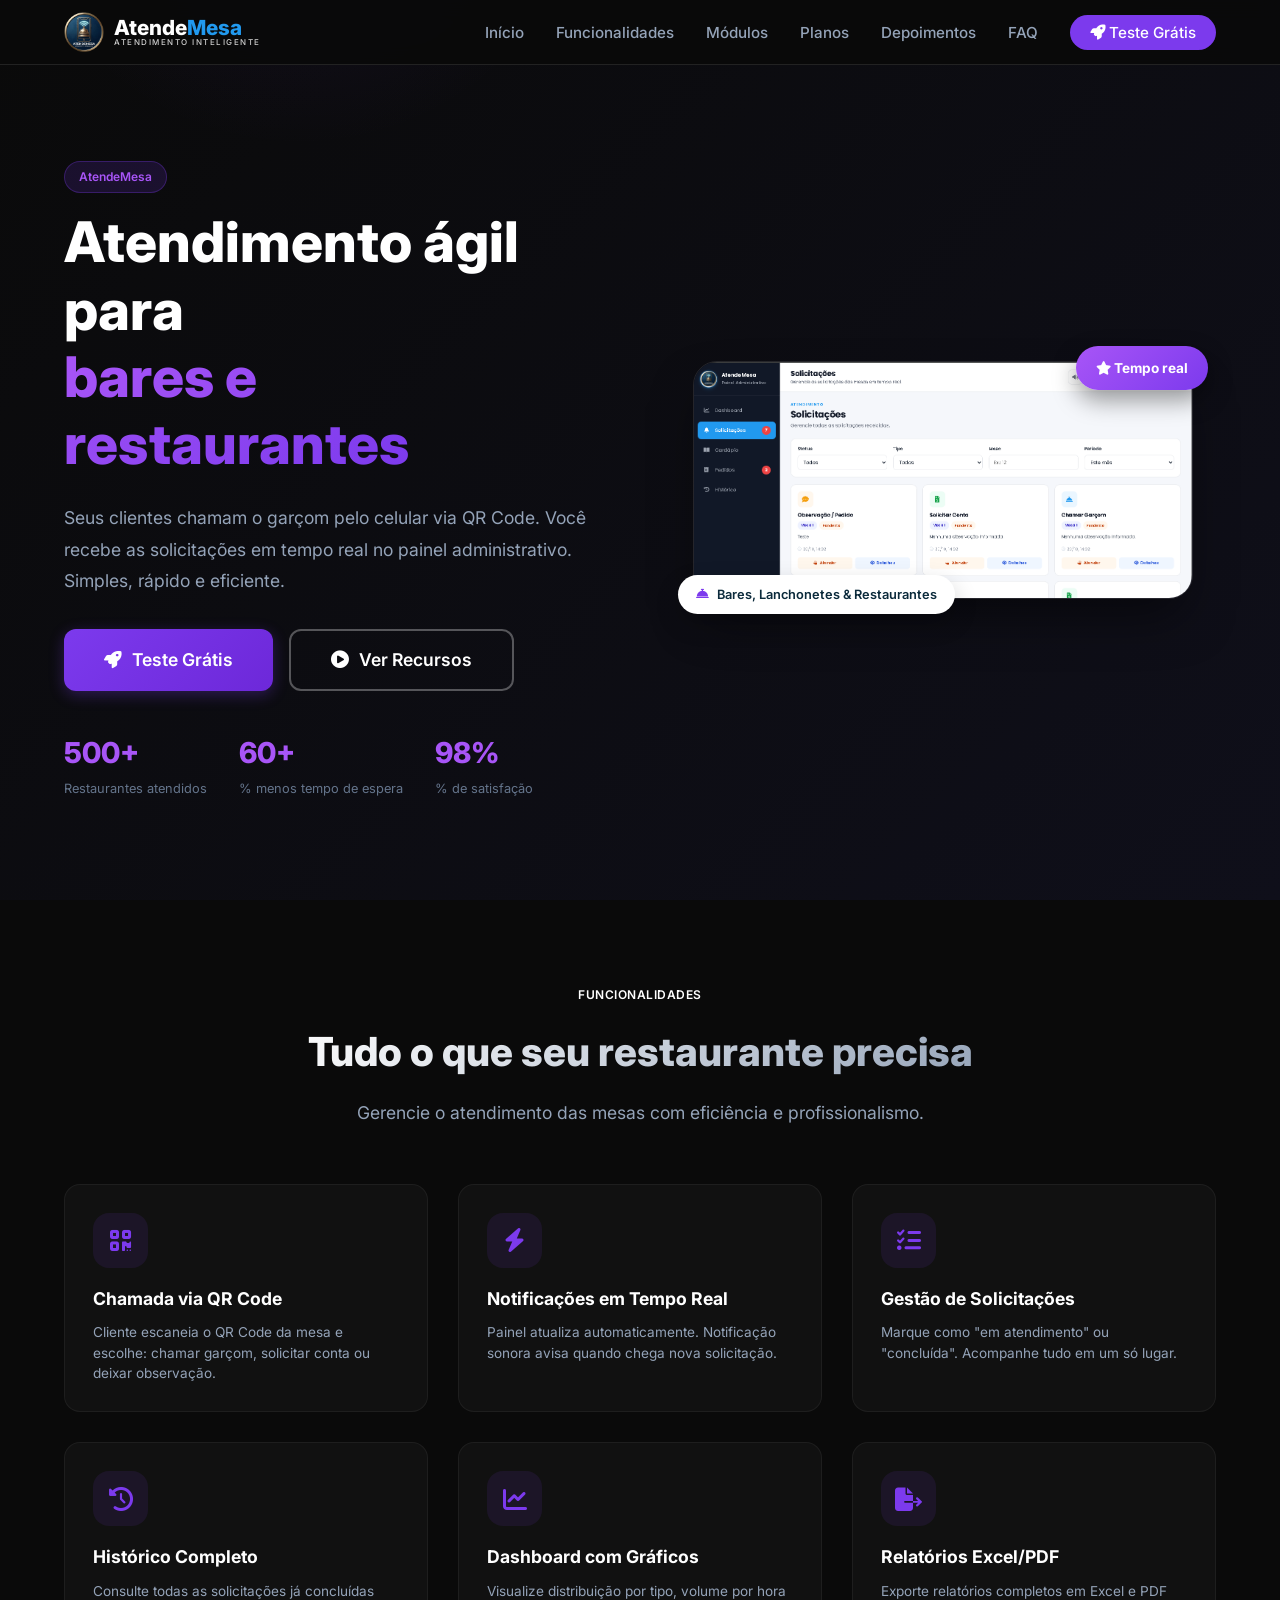
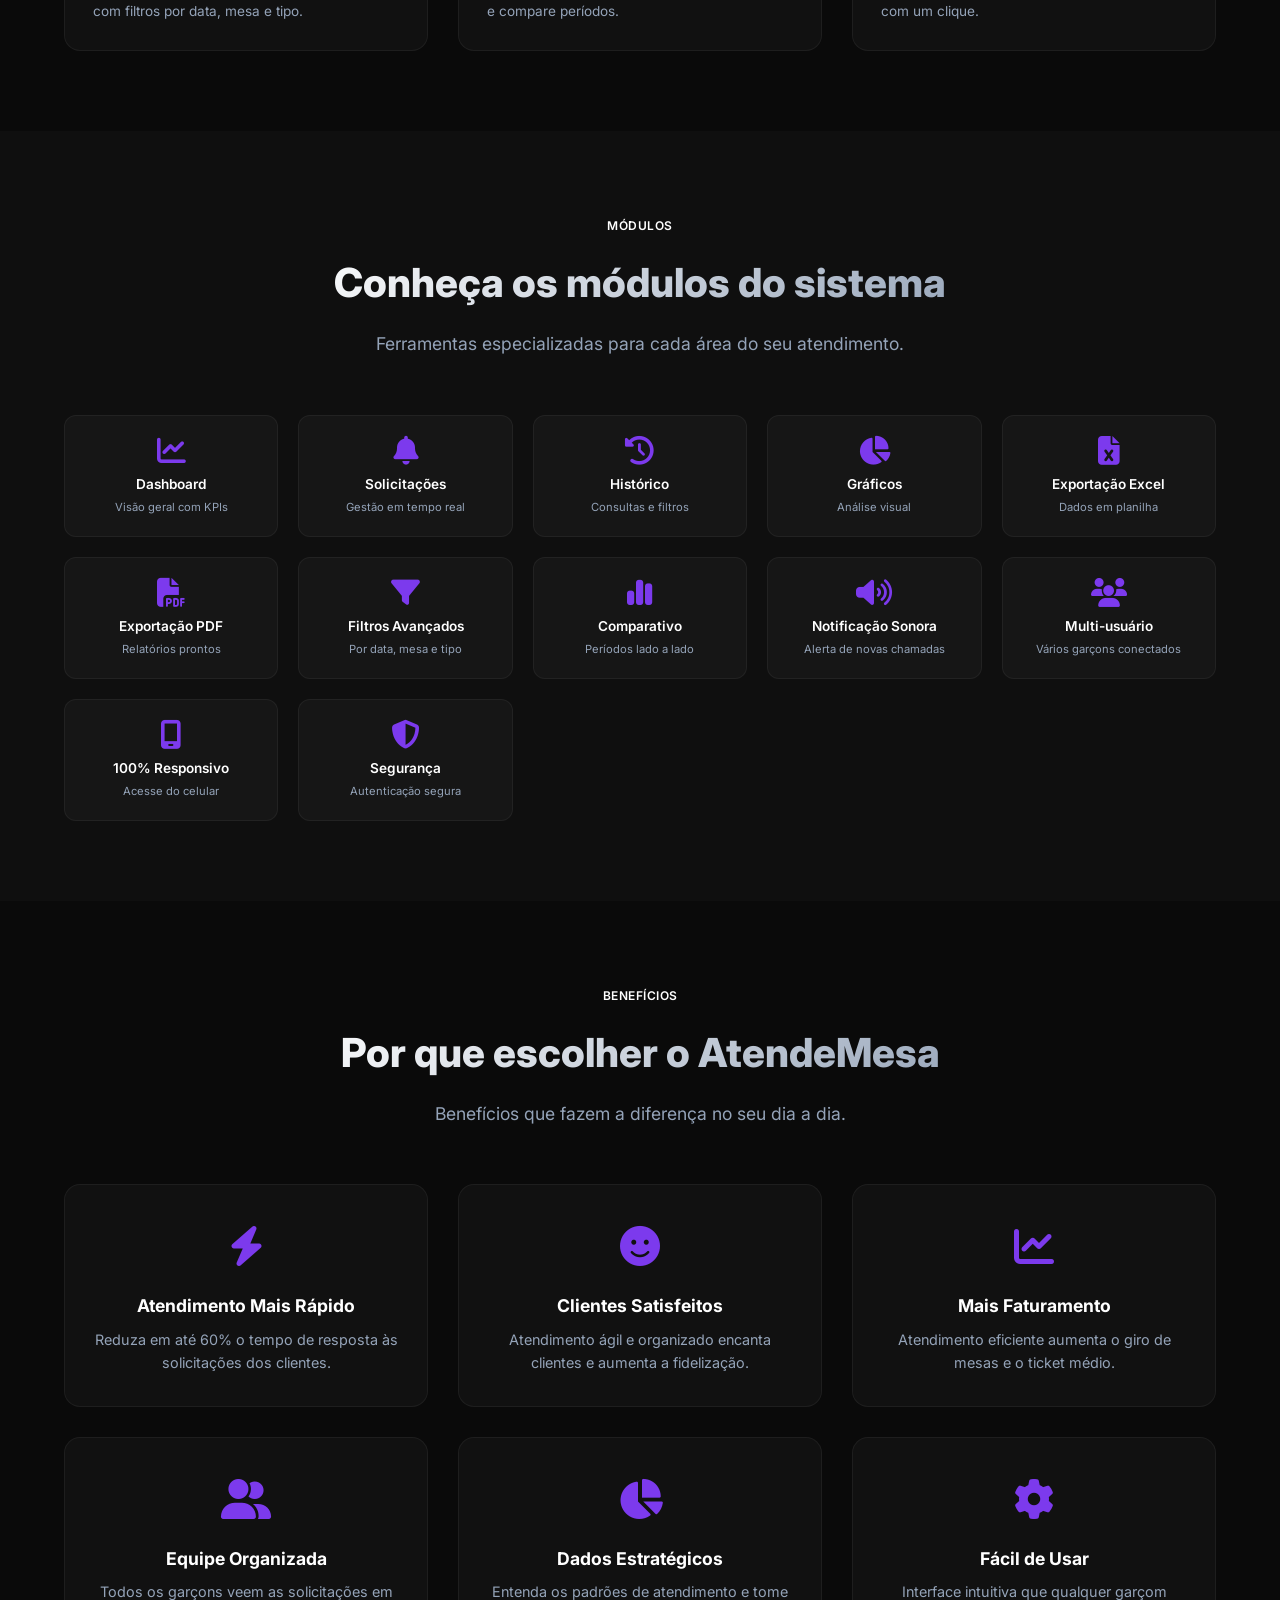
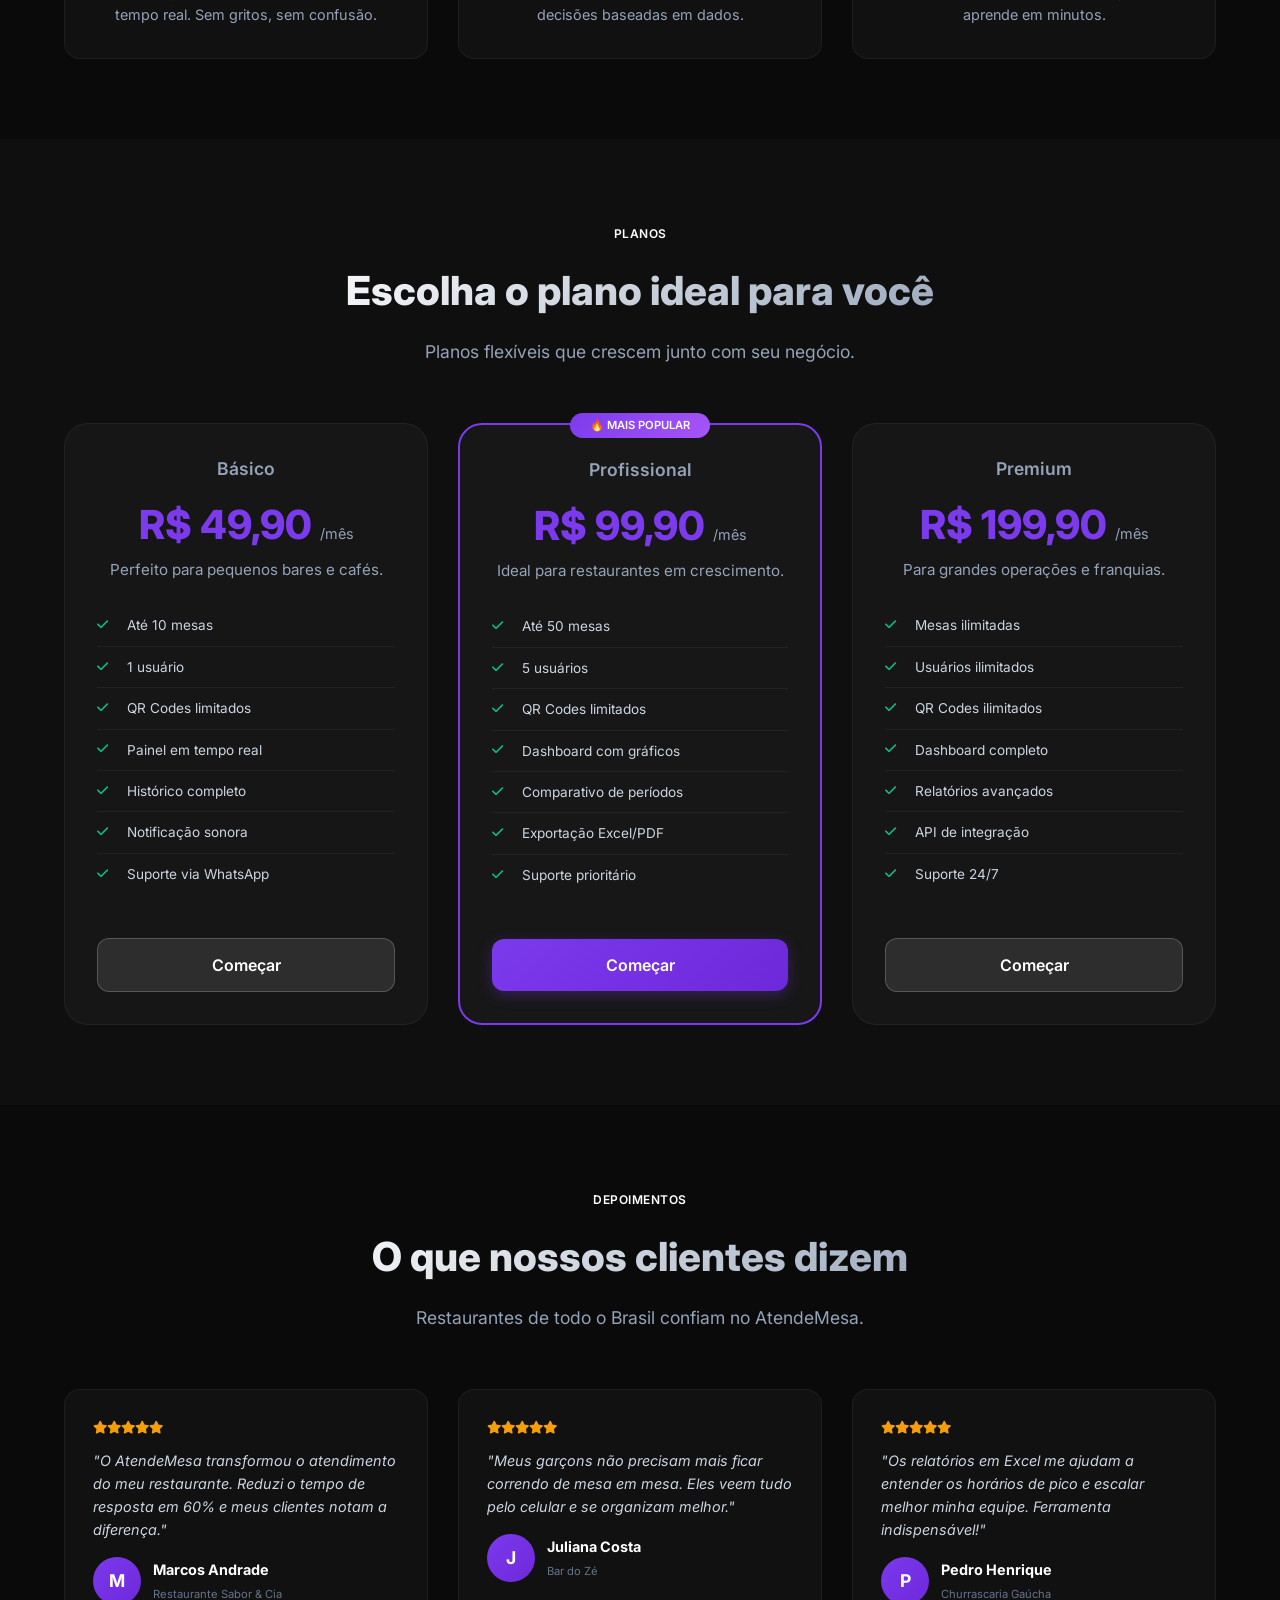
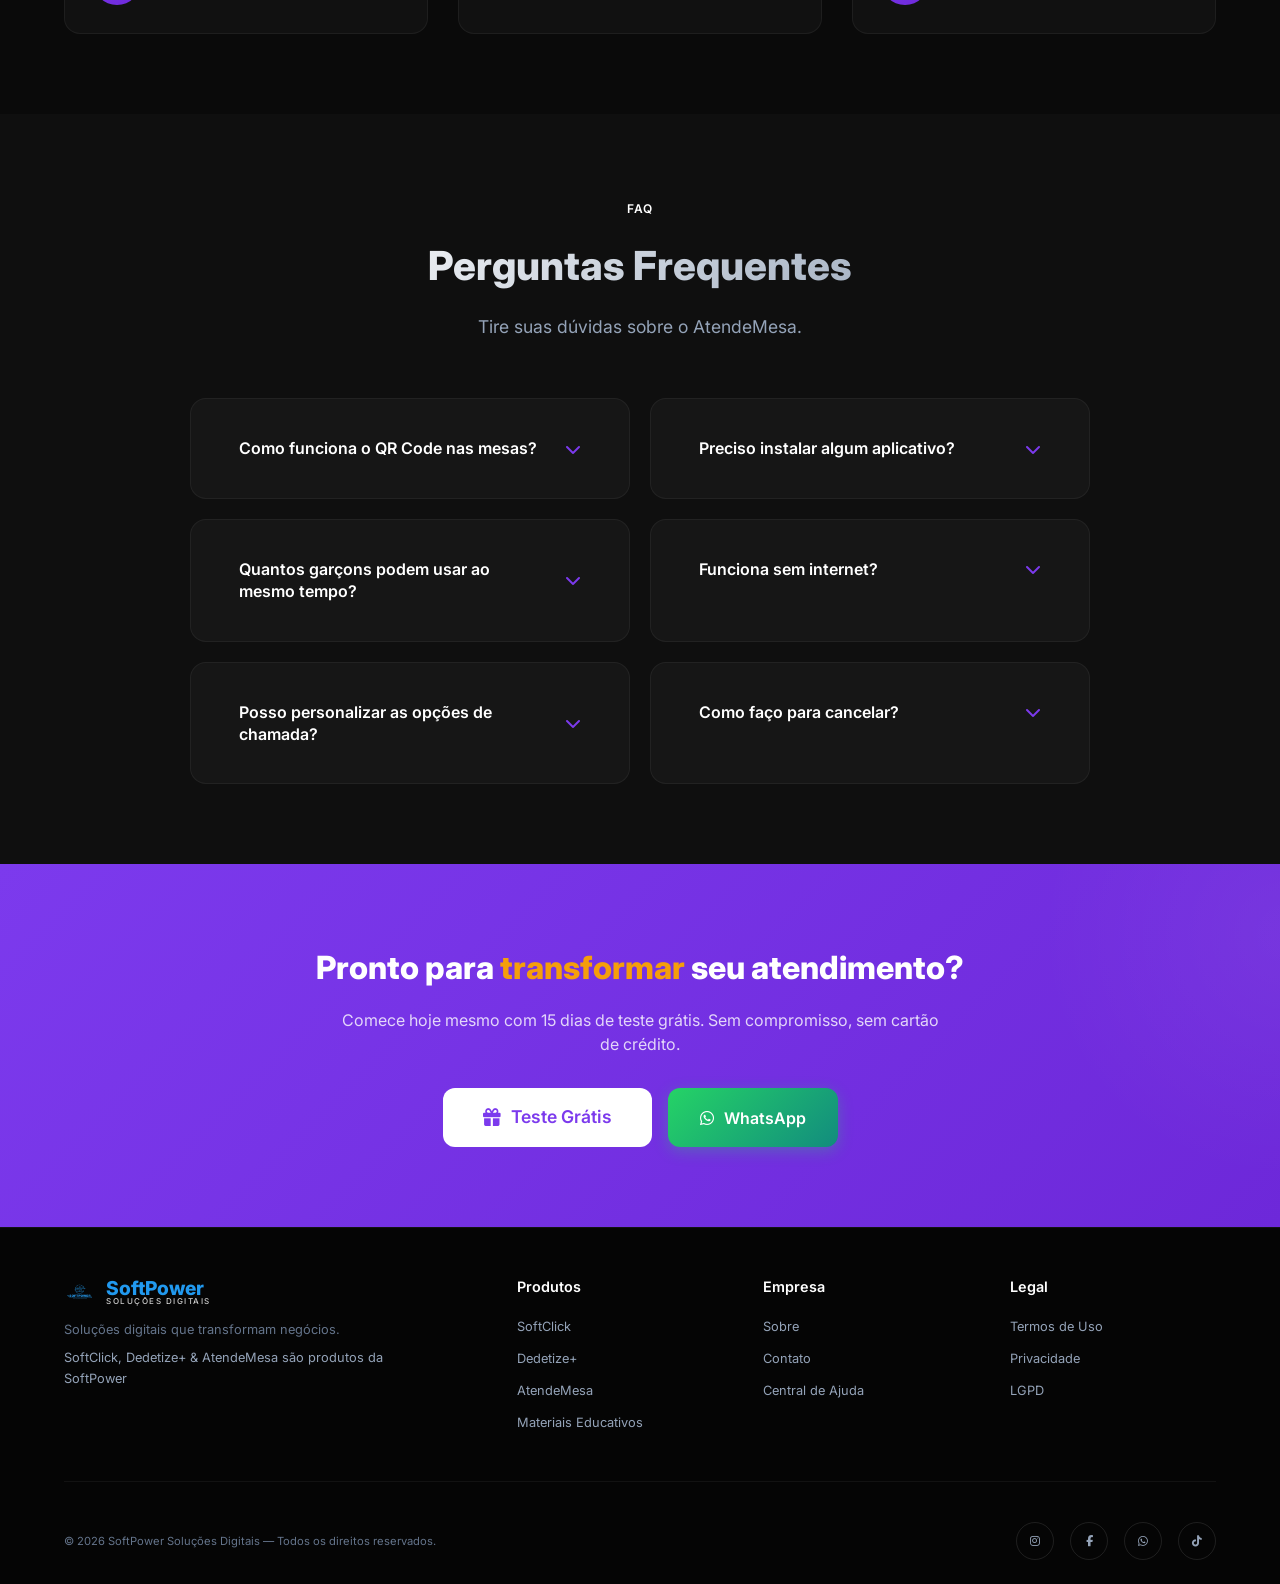
<file: atendemesa.html>
<!DOCTYPE html>
<html lang="pt-BR">

<head>
    <meta charset="UTF-8" />
    <meta name="viewport" content="width=device-width, initial-scale=1.0" />
    <meta name="description"
        content="AtendeMesa - Sistema de chamada de garçom via QR Code para bares, lanchonetes e restaurantes. Painel administrativo em tempo real, histórico e relatórios." />
    <meta name="keywords" content="atendemesa, restaurante, bar, garçom, qr code, atendimento, gestão, softpower" />
    <meta name="author" content="SoftPower Soluções Digitais" />

    <title>AtendeMesa | Atendimento para Bares, Lanchonetes e Restaurantes - SoftPower</title>

    <link rel="stylesheet" href="https://cdnjs.cloudflare.com/ajax/libs/font-awesome/6.5.0/css/all.min.css" />
    <link href="https://fonts.googleapis.com/css2?family=Inter:wght@300;400;500;600;700;800;900&display=swap"
        rel="stylesheet" />
    <link rel="stylesheet" href="style.css" />
    <link rel="icon" type="image/png" href="asstes/LOGO-SOFT.png" />
</head>

<body>

    <!-- ===== HEADER ===== -->
    <header class="header" id="header">
        <div class="container">
            <a href="index.html" class="logo">
                <span class="logo-icon">
                    <img src="asstes/Logo-Atendemesa.png" alt="AtendeMesa Logo" />
                </span>
                <div class="logo-text-group">
                    <span class="logo-name">Atende<span>Mesa</span></span>
                    <span class="logo-subtitle">Atendimento Inteligente</span>
                </div>
            </a>

            <ul class="nav-links" id="navLinks">
                <li><a href="index.html">Início</a></li>
                <li><a href="#funcionalidades">Funcionalidades</a></li>
                <li><a href="#modulos">Módulos</a></li>
                <li><a href="#planos">Planos</a></li>
                <li><a href="#depoimentos">Depoimentos</a></li>
                <li><a href="#faq">FAQ</a></li>
                <li><a href="contato.html" class="nav-cta atendemesa">
                    <i class="fas fa-rocket"></i> Teste Grátis
                </a></li>
            </ul>

            <button class="mobile-toggle" id="mobileToggle" aria-label="Menu">
                <span></span><span></span><span></span>
            </button>
        </div>
    </header>

    <!-- ===== HERO ATENDEMESA ===== -->
    <section class="hero hero-atendemesa" id="hero">
        <div class="container">
            <div class="hero-content">
                <span class="badge-produto-hero atendemesa">AtendeMesa</span>
                <h1>
                    Atendimento ágil para<br />
                    <span class="highlight">bares e restaurantes</span>
                </h1>
                <p>
                    Seus clientes chamam o garçom pelo celular via QR Code.
                    Você recebe as solicitações em tempo real no painel administrativo.
                    Simples, rápido e eficiente.
                </p>
                <div class="hero-buttons">
                    <a href="contato.html" class="btn btn-atendemesa btn-lg">
                        <i class="fas fa-rocket"></i> Teste Grátis
                    </a>
                    <a href="#funcionalidades" class="btn btn-outline btn-lg">
                        <i class="fas fa-play-circle"></i> Ver Recursos
                    </a>
                </div>
                <div class="hero-stats">
                    <div class="stat-item">
                        <span class="stat-number" data-count="500">0</span>
                        <span class="stat-label">Restaurantes atendidos</span>
                    </div>
                    <div class="stat-item">
                        <span class="stat-number" data-count="60">0</span>
                        <span class="stat-label">% menos tempo de espera</span>
                    </div>
                    <div class="stat-item">
                        <span class="stat-number" data-count="98">0</span>
                        <span class="stat-label">% de satisfação</span>
                    </div>
                </div>
            </div>

            <div class="hero-image">
                <div class="image-stack">
                    <img src="asstes/Atendemesa.dashboard.png" alt="AtendeMesa Dashboard" class="main-image"
                        onerror="this.src='https://placehold.co/500x400/0b2a3b/7c3aed?text=AtendeMesa'">
                    <div class="badge-top">
                        <i class="fas fa-star"></i> Tempo real
                    </div>
                    <div class="badge-bottom">
                        <i class="fas fa-bell-concierge"></i> Bares, Lanchonetes & Restaurantes
                    </div>
                </div>
            </div>
        </div>
    </section>

    <!-- ===== FUNCIONALIDADES ===== -->
    <section class="section" id="funcionalidades">
        <div class="container">
            <div class="section-header fade-up">
                <span class="label">Funcionalidades</span>
                <h2>Tudo o que seu <span>restaurante precisa</span></h2>
                <p>Gerencie o atendimento das mesas com eficiência e profissionalismo.</p>
            </div>

            <div class="features-grid atendemesa-features">
                <div class="feature-card fade-up delay-1">
                    <div class="icon"><i class="fas fa-qrcode"></i></div>
                    <h3>Chamada via QR Code</h3>
                    <p>Cliente escaneia o QR Code da mesa e escolhe: chamar garçom, solicitar conta ou deixar observação.</p>
                </div>
                <div class="feature-card fade-up delay-2">
                    <div class="icon"><i class="fas fa-bolt"></i></div>
                    <h3>Notificações em Tempo Real</h3>
                    <p>Painel atualiza automaticamente. Notificação sonora avisa quando chega nova solicitação.</p>
                </div>
                <div class="feature-card fade-up delay-3">
                    <div class="icon"><i class="fas fa-list-check"></i></div>
                    <h3>Gestão de Solicitações</h3>
                    <p>Marque como "em atendimento" ou "concluída". Acompanhe tudo em um só lugar.</p>
                </div>
                <div class="feature-card fade-up delay-1">
                    <div class="icon"><i class="fas fa-clock-rotate-left"></i></div>
                    <h3>Histórico Completo</h3>
                    <p>Consulte todas as solicitações já concluídas com filtros por data, mesa e tipo.</p>
                </div>
                <div class="feature-card fade-up delay-2">
                    <div class="icon"><i class="fas fa-chart-line"></i></div>
                    <h3>Dashboard com Gráficos</h3>
                    <p>Visualize distribuição por tipo, volume por hora e compare períodos.</p>
                </div>
                <div class="feature-card fade-up delay-3">
                    <div class="icon"><i class="fas fa-file-export"></i></div>
                    <h3>Relatórios Excel/PDF</h3>
                    <p>Exporte relatórios completos em Excel e PDF com um clique.</p>
                </div>
            </div>
        </div>
    </section>

    <!-- ===== MÓDULOS ===== -->
    <section class="section section-alt" id="modulos">
        <div class="container">
            <div class="section-header fade-up">
                <span class="label">Módulos</span>
                <h2>Conheça os <span>módulos</span> do sistema</h2>
                <p>Ferramentas especializadas para cada área do seu atendimento.</p>
            </div>

            <div class="modulos-grid atendemesa-modulos">
                <div class="modulo-card fade-up delay-1">
                    <i class="fas fa-chart-line"></i>
                    <h4>Dashboard</h4>
                    <p>Visão geral com KPIs</p>
                </div>
                <div class="modulo-card fade-up delay-2">
                    <i class="fas fa-bell"></i>
                    <h4>Solicitações</h4>
                    <p>Gestão em tempo real</p>
                </div>
                <div class="modulo-card fade-up delay-3">
                    <i class="fas fa-clock-rotate-left"></i>
                    <h4>Histórico</h4>
                    <p>Consultas e filtros</p>
                </div>
                <div class="modulo-card fade-up delay-1">
                    <i class="fas fa-chart-pie"></i>
                    <h4>Gráficos</h4>
                    <p>Análise visual</p>
                </div>
                <div class="modulo-card fade-up delay-2">
                    <i class="fas fa-file-excel"></i>
                    <h4>Exportação Excel</h4>
                    <p>Dados em planilha</p>
                </div>
                <div class="modulo-card fade-up delay-3">
                    <i class="fas fa-file-pdf"></i>
                    <h4>Exportação PDF</h4>
                    <p>Relatórios prontos</p>
                </div>
                <div class="modulo-card fade-up delay-1">
                    <i class="fas fa-filter"></i>
                    <h4>Filtros Avançados</h4>
                    <p>Por data, mesa e tipo</p>
                </div>
                <div class="modulo-card fade-up delay-2">
                    <i class="fas fa-chart-simple"></i>
                    <h4>Comparativo</h4>
                    <p>Períodos lado a lado</p>
                </div>
                <div class="modulo-card fade-up delay-3">
                    <i class="fas fa-volume-high"></i>
                    <h4>Notificação Sonora</h4>
                    <p>Alerta de novas chamadas</p>
                </div>
                <div class="modulo-card fade-up delay-1">
                    <i class="fas fa-users"></i>
                    <h4>Multi-usuário</h4>
                    <p>Vários garçons conectados</p>
                </div>
                <div class="modulo-card fade-up delay-2">
                    <i class="fas fa-mobile-screen"></i>
                    <h4>100% Responsivo</h4>
                    <p>Acesse do celular</p>
                </div>
                <div class="modulo-card fade-up delay-3">
                    <i class="fas fa-shield-alt"></i>
                    <h4>Segurança</h4>
                    <p>Autenticação segura</p>
                </div>
            </div>
        </div>
    </section>

    <!-- ===== BENEFÍCIOS ===== -->
    <section class="section" id="beneficios">
        <div class="container">
            <div class="section-header fade-up">
                <span class="label">Benefícios</span>
                <h2>Por que escolher o <span style="color: #7c3aed;">AtendeMesa</span></h2>
                <p>Benefícios que fazem a diferença no seu dia a dia.</p>
            </div>

            <div class="beneficios-grid atendemesa-beneficios">
                <div class="beneficio-card fade-up delay-1">
                    <div class="icon"><i class="fas fa-bolt"></i></div>
                    <h3>Atendimento Mais Rápido</h3>
                    <p>Reduza em até 60% o tempo de resposta às solicitações dos clientes.</p>
                </div>
                <div class="beneficio-card fade-up delay-2">
                    <div class="icon"><i class="fas fa-smile"></i></div>
                    <h3>Clientes Satisfeitos</h3>
                    <p>Atendimento ágil e organizado encanta clientes e aumenta a fidelização.</p>
                </div>
                <div class="beneficio-card fade-up delay-3">
                    <div class="icon"><i class="fas fa-chart-line"></i></div>
                    <h3>Mais Faturamento</h3>
                    <p>Atendimento eficiente aumenta o giro de mesas e o ticket médio.</p>
                </div>
                <div class="beneficio-card fade-up delay-1">
                    <div class="icon"><i class="fas fa-user-group"></i></div>
                    <h3>Equipe Organizada</h3>
                    <p>Todos os garçons veem as solicitações em tempo real. Sem gritos, sem confusão.</p>
                </div>
                <div class="beneficio-card fade-up delay-2">
                    <div class="icon"><i class="fas fa-chart-pie"></i></div>
                    <h3>Dados Estratégicos</h3>
                    <p>Entenda os padrões de atendimento e tome decisões baseadas em dados.</p>
                </div>
                <div class="beneficio-card fade-up delay-3">
                    <div class="icon"><i class="fas fa-gear"></i></div>
                    <h3>Fácil de Usar</h3>
                    <p>Interface intuitiva que qualquer garçom aprende em minutos.</p>
                </div>
            </div>
        </div>
    </section>

    <!-- ===== PLANOS ===== -->
    <section class="section section-alt" id="planos">
        <div class="container">
            <div class="section-header fade-up">
                <span class="label">Planos</span>
                <h2>Escolha o plano <span>ideal</span> para você</h2>
                <p>Planos flexíveis que crescem junto com seu negócio.</p>
            </div>

            <div class="pricing-grid">
                <div class="pricing-card fade-up delay-1">
                    <div class="plan-name">Básico</div>
                    <div class="price" style="color:#7c3aed;">R$ 49,90 <span>/mês</span></div>
                    <p class="plan-desc">Perfeito para pequenos bares e cafés.</p>
                    <ul class="features-list">
                        <li><i class="fas fa-check"></i> Até 10 mesas</li>
                        <li><i class="fas fa-check"></i> 1 usuário</li>
                        <li><i class="fas fa-check"></i> QR Codes limitados</li>
                        <li><i class="fas fa-check"></i> Painel em tempo real</li>
                        <li><i class="fas fa-check"></i> Histórico completo</li>
                        <li><i class="fas fa-check"></i> Notificação sonora</li>
                        <li><i class="fas fa-check"></i> Suporte via WhatsApp</li>
                    </ul>
                    <a href="contato.html" class="btn btn-secondary">Começar</a>
                </div>

                <div class="pricing-card popular fade-up delay-2" style="border-color:#7c3aed;">
                    <span class="badge-popular" style="background: linear-gradient(135deg, #7c3aed, #a855f7);">🔥 MAIS POPULAR</span>
                    <div class="plan-name">Profissional</div>
                    <div class="price" style="color:#7c3aed;">R$ 99,90 <span>/mês</span></div>
                    <p class="plan-desc">Ideal para restaurantes em crescimento.</p>
                    <ul class="features-list">
                        <li><i class="fas fa-check"></i> Até 50 mesas</li>
                        <li><i class="fas fa-check"></i> 5 usuários</li>
                        <li><i class="fas fa-check"></i> QR Codes limitados</li>
                        <li><i class="fas fa-check"></i> Dashboard com gráficos</li>
                        <li><i class="fas fa-check"></i> Comparativo de períodos</li>
                        <li><i class="fas fa-check"></i> Exportação Excel/PDF</li>
                        <li><i class="fas fa-check"></i> Suporte prioritário</li>
                    </ul>
                    <a href="contato.html" class="btn btn-atendemesa">Começar</a>
                </div>

                <div class="pricing-card fade-up delay-3">
                    <div class="plan-name">Premium</div>
                    <div class="price" style="color:#7c3aed;">R$ 199,90 <span>/mês</span></div>
                    <p class="plan-desc">Para grandes operações e franquias.</p>
                    <ul class="features-list">
                        <li><i class="fas fa-check"></i> Mesas ilimitadas</li>
                        <li><i class="fas fa-check"></i> Usuários ilimitados</li>
                        <li><i class="fas fa-check"></i> QR Codes ilimitados</li>
                        <li><i class="fas fa-check"></i> Dashboard completo</li>
                        <li><i class="fas fa-check"></i> Relatórios avançados</li>
                        <li><i class="fas fa-check"></i> API de integração</li>
                        <li><i class="fas fa-check"></i> Suporte 24/7</li>
                    </ul>
                    <a href="contato.html" class="btn btn-secondary">Começar</a>
                </div>
            </div>
        </div>
    </section>

    <!-- ===== DEPOIMENTOS ===== -->
    <section class="section" id="depoimentos">
        <div class="container">
            <div class="section-header fade-up">
                <span class="label">Depoimentos</span>
                <h2>O que nossos <span>clientes</span> dizem</h2>
                <p>Restaurantes de todo o Brasil confiam no AtendeMesa.</p>
            </div>

            <div class="depoimentos-grid">
                <div class="depoimento-card fade-up delay-1">
                    <div class="stars"><i class="fas fa-star"></i><i class="fas fa-star"></i><i class="fas fa-star"></i><i class="fas fa-star"></i><i class="fas fa-star"></i></div>
                    <blockquote>"O AtendeMesa transformou o atendimento do meu restaurante. Reduzi o tempo de resposta em 60% e meus clientes notam a diferença."</blockquote>
                    <div class="author">
                        <div class="avatar atendemesa-avatar">M</div>
                        <div class="info">
                            <strong>Marcos Andrade</strong>
                            <span>Restaurante Sabor &amp; Cia</span>
                        </div>
                    </div>
                </div>

                <div class="depoimento-card fade-up delay-2">
                    <div class="stars"><i class="fas fa-star"></i><i class="fas fa-star"></i><i class="fas fa-star"></i><i class="fas fa-star"></i><i class="fas fa-star"></i></div>
                    <blockquote>"Meus garçons não precisam mais ficar correndo de mesa em mesa. Eles veem tudo pelo celular e se organizam melhor."</blockquote>
                    <div class="author">
                        <div class="avatar atendemesa-avatar">J</div>
                        <div class="info">
                            <strong>Juliana Costa</strong>
                            <span>Bar do Zé</span>
                        </div>
                    </div>
                </div>

                <div class="depoimento-card fade-up delay-3">
                    <div class="stars"><i class="fas fa-star"></i><i class="fas fa-star"></i><i class="fas fa-star"></i><i class="fas fa-star"></i><i class="fas fa-star"></i></div>
                    <blockquote>"Os relatórios em Excel me ajudam a entender os horários de pico e escalar melhor minha equipe. Ferramenta indispensável!"</blockquote>
                    <div class="author">
                        <div class="avatar atendemesa-avatar">P</div>
                        <div class="info">
                            <strong>Pedro Henrique</strong>
                            <span>Churrascaria Gaúcha</span>
                        </div>
                    </div>
                </div>
            </div>
        </div>
    </section>

    <!-- ===== FAQ ===== -->
    <section class="section section-alt" id="faq">
        <div class="container">
            <div class="section-header fade-up">
                <span class="label">FAQ</span>
                <h2>Perguntas <span>Frequentes</span></h2>
                <p>Tire suas dúvidas sobre o AtendeMesa.</p>
            </div>

            <div class="faq-grid atendemesa-faq">
                <div class="faq-item fade-up delay-1">
                    <div class="faq-question" onclick="toggleFaq(this)">
                        <span>Como funciona o QR Code nas mesas?</span>
                        <i class="fas fa-chevron-down"></i>
                    </div>
                    <div class="faq-answer">
                        É gerado um QR Code único para cada mesa e colocado em uma plaquinha de acrílico na mesa. O cliente escaneia com o celular e escolhe a opção desejada.
                    </div>
                </div>

                <div class="faq-item fade-up delay-2">
                    <div class="faq-question" onclick="toggleFaq(this)">
                        <span>Preciso instalar algum aplicativo?</span>
                        <i class="fas fa-chevron-down"></i>
                    </div>
                    <div class="faq-answer">
                        Não! Tanto para o cliente quanto para o garçom, tudo funciona pelo navegador do celular ou computador. Basta acessar o link.
                    </div>
                </div>

                <div class="faq-item fade-up delay-3">
                    <div class="faq-question" onclick="toggleFaq(this)">
                        <span>Quantos garçons podem usar ao mesmo tempo?</span>
                        <i class="fas fa-chevron-down"></i>
                    </div>
                    <div class="faq-answer">
                        Depende do plano. O Básico permite 1 usuário, o Profissional 5 usuários e o Premium usuários ilimitados. Todos veem as mesmas solicitações em tempo real.
                    </div>
                </div>

                <div class="faq-item fade-up delay-1">
                    <div class="faq-question" onclick="toggleFaq(this)">
                        <span>Funciona sem internet?</span>
                        <i class="fas fa-chevron-down"></i>
                    </div>
                    <div class="faq-answer">
                        Não. O AtendeMesa é uma plataforma online e requer conexão com a internet para funcionar em tempo real.
                    </div>
                </div>

                <div class="faq-item fade-up delay-2">
                    <div class="faq-question" onclick="toggleFaq(this)">
                        <span>Posso personalizar as opções de chamada?</span>
                        <i class="fas fa-chevron-down"></i>
                    </div>
                    <div class="faq-answer">
                        Não! Você já recebe todo o sistema configurado com todas as opções de uso para o cliente: chamar garçom, solicitar conta, observação, etc.
                    </div>
                </div>

                <div class="faq-item fade-up delay-3">
                    <div class="faq-question" onclick="toggleFaq(this)">
                        <span>Como faço para cancelar?</span>
                        <i class="fas fa-chevron-down"></i>
                    </div>
                    <div class="faq-answer">
                        Você pode cancelar a qualquer momento, sem multas ou taxas adicionais. Basta entrar em contato com nosso suporte.
                    </div>
                </div>
            </div>
        </div>
    </section>

    <!-- ===== CTA ===== -->
    <section class="cta-section cta-atendemesa">
        <div class="container">
            <h2 class="fade-up">Pronto para <span style="color:#f59e0b;">transformar</span> seu atendimento?</h2>
            <p class="fade-up delay-1">Comece hoje mesmo com 15 dias de teste grátis. Sem compromisso, sem cartão de crédito.</p>
            <div class="btn-group fade-up delay-2">
                <a href="contato.html" class="btn btn-white btn-lg">
                    <i class="fas fa-gift"></i> Teste Grátis
                </a>
                <a href="https://wa.me/5583981011900?text=Olá!%20Gostaria%20de%20conhecer%20o%20AtendeMesa." target="_blank" class="btn" style="background: linear-gradient(135deg, #25D366, #128C7E); color:white; box-shadow: 0 4px 15px rgba(37,211,102,0.3);">
                    <i class="fab fa-whatsapp"></i> WhatsApp
                </a>
            </div>
        </div>
    </section>

    <!-- ===== FOOTER ===== -->
    <footer class="footer">
        <div class="container">
            <div class="footer-grid">
                <div class="footer-brand">
                    <a href="index.html" class="logo">
                        <span class="logo-icon" style="width:32px;height:32px;">
                            <img src="asstes/LOGO-SOFT.png" alt="SoftPower Logo" />
                        </span>
                        <div class="logo-text-group">
                            <span class="logo-name" style="font-size:1.2rem;">Soft<span>Power</span></span>
                            <span class="logo-subtitle" style="font-size:0.5rem;">Soluções Digitais</span>
                        </div>
                    </a>
                    <p>Soluções digitais que transformam negócios.</p>
                    <p style="margin-top: 8px; font-size: 0.8rem; color: var(--gray-400);">
                        SoftClick, Dedetize+ &amp; AtendeMesa são produtos da SoftPower
                    </p>
                </div>
                <div>
                    <h4>Produtos</h4>
                    <ul>
                        <li><a href="softclick.html">SoftClick</a></li>
                        <li><a href="dedetize.html">Dedetize+</a></li>
                        <li><a href="atendemesa.html">AtendeMesa</a></li>
                        <li><a href="educacao.html">Materiais Educativos</a></li>
                    </ul>
                </div>
                <div>
                    <h4>Empresa</h4>
                    <ul>
                        <li><a href="sobre.html">Sobre</a></li>
                        <li><a href="contato.html">Contato</a></li>
                        <li><a href="ajuda.html">Central de Ajuda</a></li>
                    </ul>
                </div>
                <div>
                    <h4>Legal</h4>
                    <ul>
                        <li><a href="termos.html">Termos de Uso</a></li>
                        <li><a href="privacidade.htm">Privacidade</a></li>
                        <li><a href="lgpd.html">LGPD</a></li>
                    </ul>
                </div>
            </div>
            <div class="footer-bottom">
                <span>&copy; 2026 SoftPower Soluções Digitais — Todos os direitos reservados.</span>
                <div class="footer-socials">
                    <a href="https://www.instagram.com/softpower.solucoes" aria-label="Instagram"><i class="fab fa-instagram"></i></a>
                    <a href="https://www.facebook.com/profile.php?id=61593099233240&sk=directory_links" aria-label="Facebook"><i class="fab fa-facebook-f"></i></a>
                    <a href="https://wa.me/5583981011900?text=Olá%20SoftPower!%20Gostaria%20de%20mais%20informações%20sobre%20os%20produtos." aria-label="WhatsApp"><i class="fab fa-whatsapp"></i></a>
                    <a href="https://www.tiktok.com/@softpower.digitais" aria-label="TikTok"><i class="fab fa-tiktok"></i></a>
                </div>
            </div>
        </div>
    </footer>

    <script src="script.js"></script>
</body>

</html>
</file>
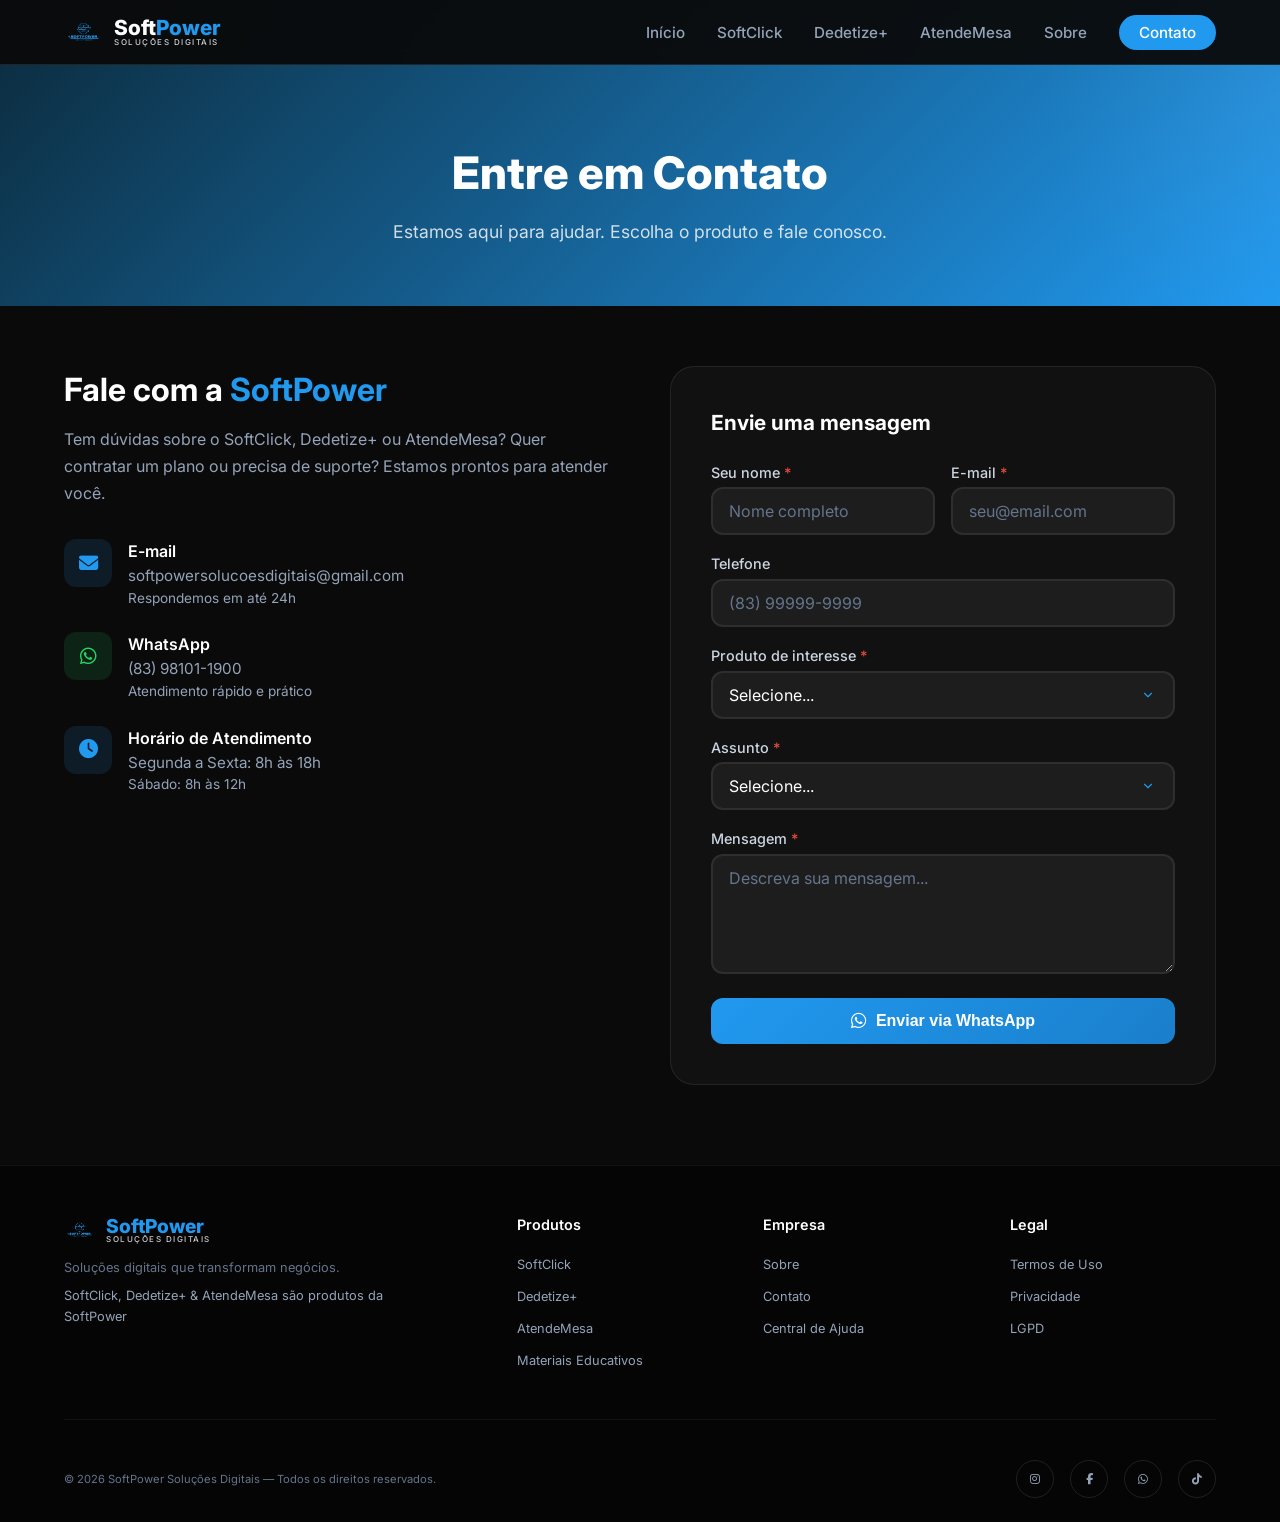
<file: contato.html>
<!DOCTYPE html>
<html lang="pt-BR">

<head>
    <meta charset="UTF-8" />
    <meta name="viewport" content="width=device-width, initial-scale=1.0" />
    <title>Contato | SoftPower Soluções Digitais</title>

    <link rel="stylesheet" href="https://cdnjs.cloudflare.com/ajax/libs/font-awesome/6.5.0/css/all.min.css" />
    <link href="https://fonts.googleapis.com/css2?family=Inter:wght@300;400;500;600;700;800;900&display=swap" rel="stylesheet" />
    <link rel="stylesheet" href="style.css" />
    <link rel="icon" type="image/png" href="asstes/LOGO-SOFT.png" />
</head>

<body>

    <!-- ===== HEADER ===== -->
    <header class="header" id="header">
        <div class="container">
            <a href="index.html" class="logo">
                <span class="logo-icon">
                    <img src="asstes/LOGO-SOFT.png" alt="SoftPower Logo" />
                </span>
                <div class="logo-text-group">
                    <span class="logo-name">Soft<span>Power</span></span>
                    <span class="logo-subtitle">Soluções Digitais</span>
                </div>
            </a>

            <ul class="nav-links" id="navLinks">
                <li><a href="index.html">Início</a></li>
                <li><a href="softclick.html">SoftClick</a></li>
                <li><a href="dedetize.html">Dedetize+</a></li>
                <li><a href="atendemesa.html">AtendeMesa</a></li>
                <li><a href="sobre.html">Sobre</a></li>
                <li><a href="contato.html" class="nav-cta" style="background: #2199EF;">Contato</a></li>
            </ul>

            <button class="mobile-toggle" id="mobileToggle" aria-label="Menu">
                <span></span><span></span><span></span>
            </button>
        </div>
    </header>

    <!-- ===== CONTATO HERO ===== -->
    <section class="page-hero" style="padding-top: 140px;">
        <div class="container">
            <h1>Entre em Contato</h1>
            <p>Estamos aqui para ajudar. Escolha o produto e fale conosco.</p>
        </div>
    </section>

    <!-- ===== CONTATO ===== -->
    <section class="contact-section">
        <div class="container">
            <div class="contact-grid">
                <div class="contact-info">
                    <h2>Fale com a <span>SoftPower</span></h2>
                    <p>Tem dúvidas sobre o SoftClick, Dedetize+ ou AtendeMesa? Quer contratar um plano ou precisa de suporte? Estamos prontos para atender você.</p>

                    <div class="contact-item">
                        <div class="icon email"><i class="fas fa-envelope"></i></div>
                        <div>
                            <h4>E-mail</h4>
                            <p>softpowersolucoesdigitais@gmail.com</p>
                            <p style="font-size:0.85rem; color: var(--gray-400);">Respondemos em até 24h</p>
                        </div>
                    </div>

                    <div class="contact-item">
                        <div class="icon whatsapp"><i class="fab fa-whatsapp"></i></div>
                        <div>
                            <h4>WhatsApp</h4>
                            <p>(83) 98101-1900</p>
                            <p style="font-size:0.85rem; color: var(--gray-400);">Atendimento rápido e prático</p>
                        </div>
                    </div>

                    <div class="contact-item">
                        <div class="icon clock"><i class="fas fa-clock"></i></div>
                        <div>
                            <h4>Horário de Atendimento</h4>
                            <p>Segunda a Sexta: 8h às 18h</p>
                            <p style="font-size:0.85rem; color: var(--gray-400);">Sábado: 8h às 12h</p>
                        </div>
                    </div>
                </div>

                <div class="contact-form">
                    <h3>Envie uma mensagem</h3>
                    <form id="contactForm">
                        <div class="form-row">
                            <div class="form-group">
                                <label>Seu nome <span class="required">*</span></label>
                                <input type="text" id="nome" placeholder="Nome completo" required />
                            </div>
                            <div class="form-group">
                                <label>E-mail <span class="required">*</span></label>
                                <input type="email" id="email" placeholder="seu@email.com" required />
                            </div>
                        </div>
                        <div class="form-group">
                            <label>Telefone</label>
                            <input type="tel" id="telefone" placeholder="(83) 99999-9999" />
                        </div>
                        <div class="form-group">
                            <label>Produto de interesse <span class="required">*</span></label>
                            <select id="produto" required>
                                <option value="">Selecione...</option>
                                <option value="SoftClick">SoftClick - Barbearias / Beauty / Nutri</option>
                                <option value="Dedetize+">Dedetize+ - Controle de Pragas</option>
                                <option value="AtendeMesa">AtendeMesa - Bares, Lanchonetes e Restaurantes</option>
                                <option value="Educação">Materiais Educativos</option>
                                <option value="Ambos">Todos os produtos</option>
                                <option value="Outro">Outro</option>
                            </select>
                        </div>
                        <div class="form-group">
                            <label>Assunto <span class="required">*</span></label>
                            <select id="assunto" required>
                                <option value="">Selecione...</option>
                                <option value="Dúvida sobre o sistema">Dúvida sobre o sistema</option>
                                <option value="Contratação / Planos">Contratação / Planos</option>
                                <option value="Suporte técnico">Suporte técnico</option>
                                <option value="Parcerias">Parcerias</option>
                                <option value="Outro">Outro</option>
                            </select>
                        </div>
                        <div class="form-group">
                            <label>Mensagem <span class="required">*</span></label>
                            <textarea id="mensagem" placeholder="Descreva sua mensagem..." required></textarea>
                        </div>
                        <button type="submit" class="btn-submit">
                            <i class="fab fa-whatsapp"></i> Enviar via WhatsApp
                        </button>
                    </form>
                </div>
            </div>
        </div>
    </section>

    <!-- ===== FOOTER ===== -->
    <footer class="footer">
        <div class="container">
            <div class="footer-grid">
                <div class="footer-brand">
                    <a href="index.html" class="logo">
                        <span class="logo-icon" style="width:32px;height:32px;">
                            <img src="asstes/LOGO-SOFT.png" alt="SoftPower Logo" />
                        </span>
                        <div class="logo-text-group">
                            <span class="logo-name" style="font-size:1.2rem;">Soft<span>Power</span></span>
                            <span class="logo-subtitle" style="font-size:0.5rem;">Soluções Digitais</span>
                        </div>
                    </a>
                    <p>Soluções digitais que transformam negócios.</p>
                    <p style="margin-top: 8px; font-size: 0.8rem; color: var(--gray-400);">
                        SoftClick, Dedetize+ &amp; AtendeMesa são produtos da SoftPower
                    </p>
                </div>
                <div>
                    <h4>Produtos</h4>
                    <ul>
                        <li><a href="softclick.html">SoftClick</a></li>
                        <li><a href="dedetize.html">Dedetize+</a></li>
                        <li><a href="atendemesa.html">AtendeMesa</a></li>
                        <li><a href="educacao.html">Materiais Educativos</a></li>
                    </ul>
                </div>
                <div>
                    <h4>Empresa</h4>
                    <ul>
                        <li><a href="sobre.html">Sobre</a></li>
                        <li><a href="contato.html">Contato</a></li>
                        <li><a href="ajuda.html">Central de Ajuda</a></li>
                    </ul>
                </div>
                <div>
                    <h4>Legal</h4>
                    <ul>
                        <li><a href="termos.html">Termos de Uso</a></li>
                        <li><a href="privacidade.htm">Privacidade</a></li>
                        <li><a href="lgpd.html">LGPD</a></li>
                    </ul>
                </div>
            </div>
            <div class="footer-bottom">
                <span>&copy; 2026 SoftPower Soluções Digitais — Todos os direitos reservados.</span>
                <div class="footer-socials">
                    <a href="https://www.instagram.com/softpower.solucoes" aria-label="Instagram"><i class="fab fa-instagram"></i></a>
                    <a href="https://www.facebook.com/profile.php?id=61593099233240&sk=directory_links" aria-label="Facebook"><i class="fab fa-facebook-f"></i></a>
                    <a href="https://wa.me/5583981011900?text=Olá%20SoftPower!%20Gostaria%20de%20mais%20informações%20sobre%20os%20produtos." aria-label="WhatsApp"><i class="fab fa-whatsapp"></i></a>
                    <a href="https://www.tiktok.com/@softpower.digitais" aria-label="TikTok"><i class="fab fa-tiktok"></i></a>
                </div>
            </div>
        </div>
    </footer>

    <script src="script.js"></script>

</body>

</html>
</file>
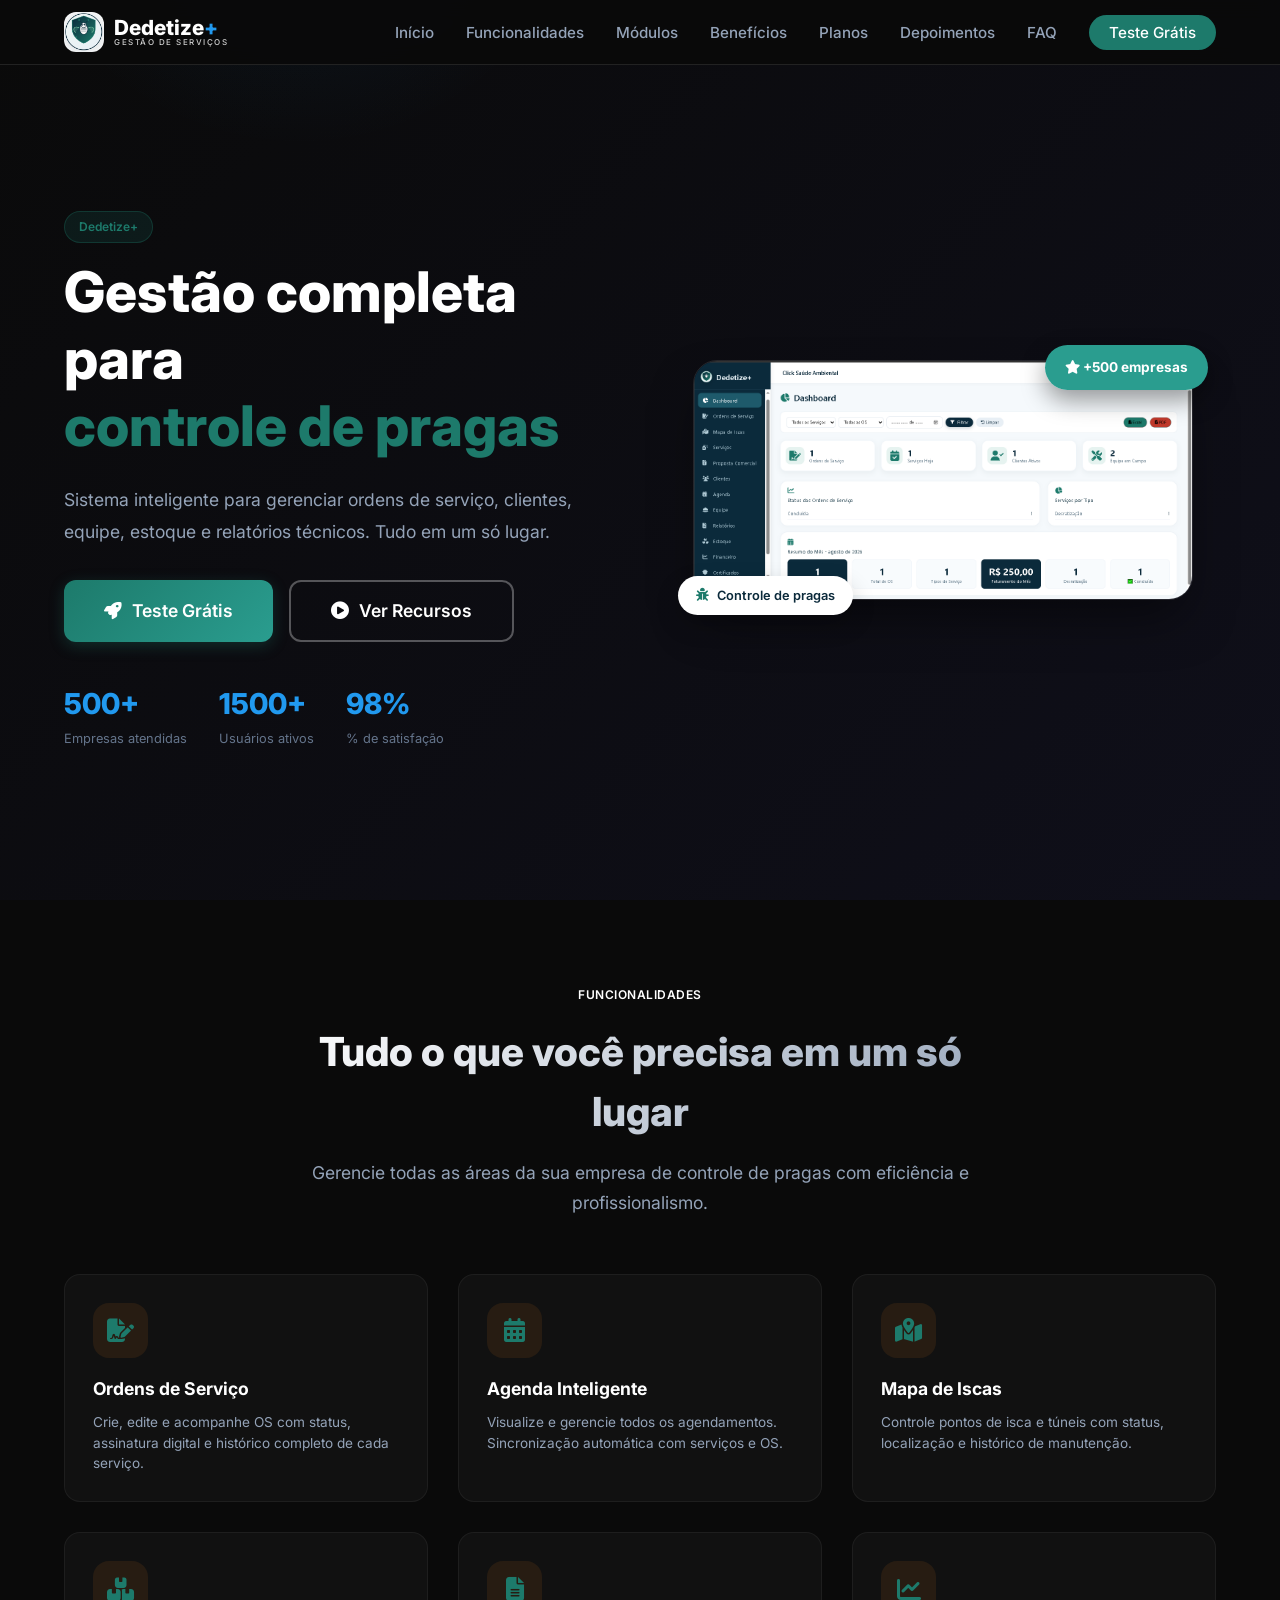
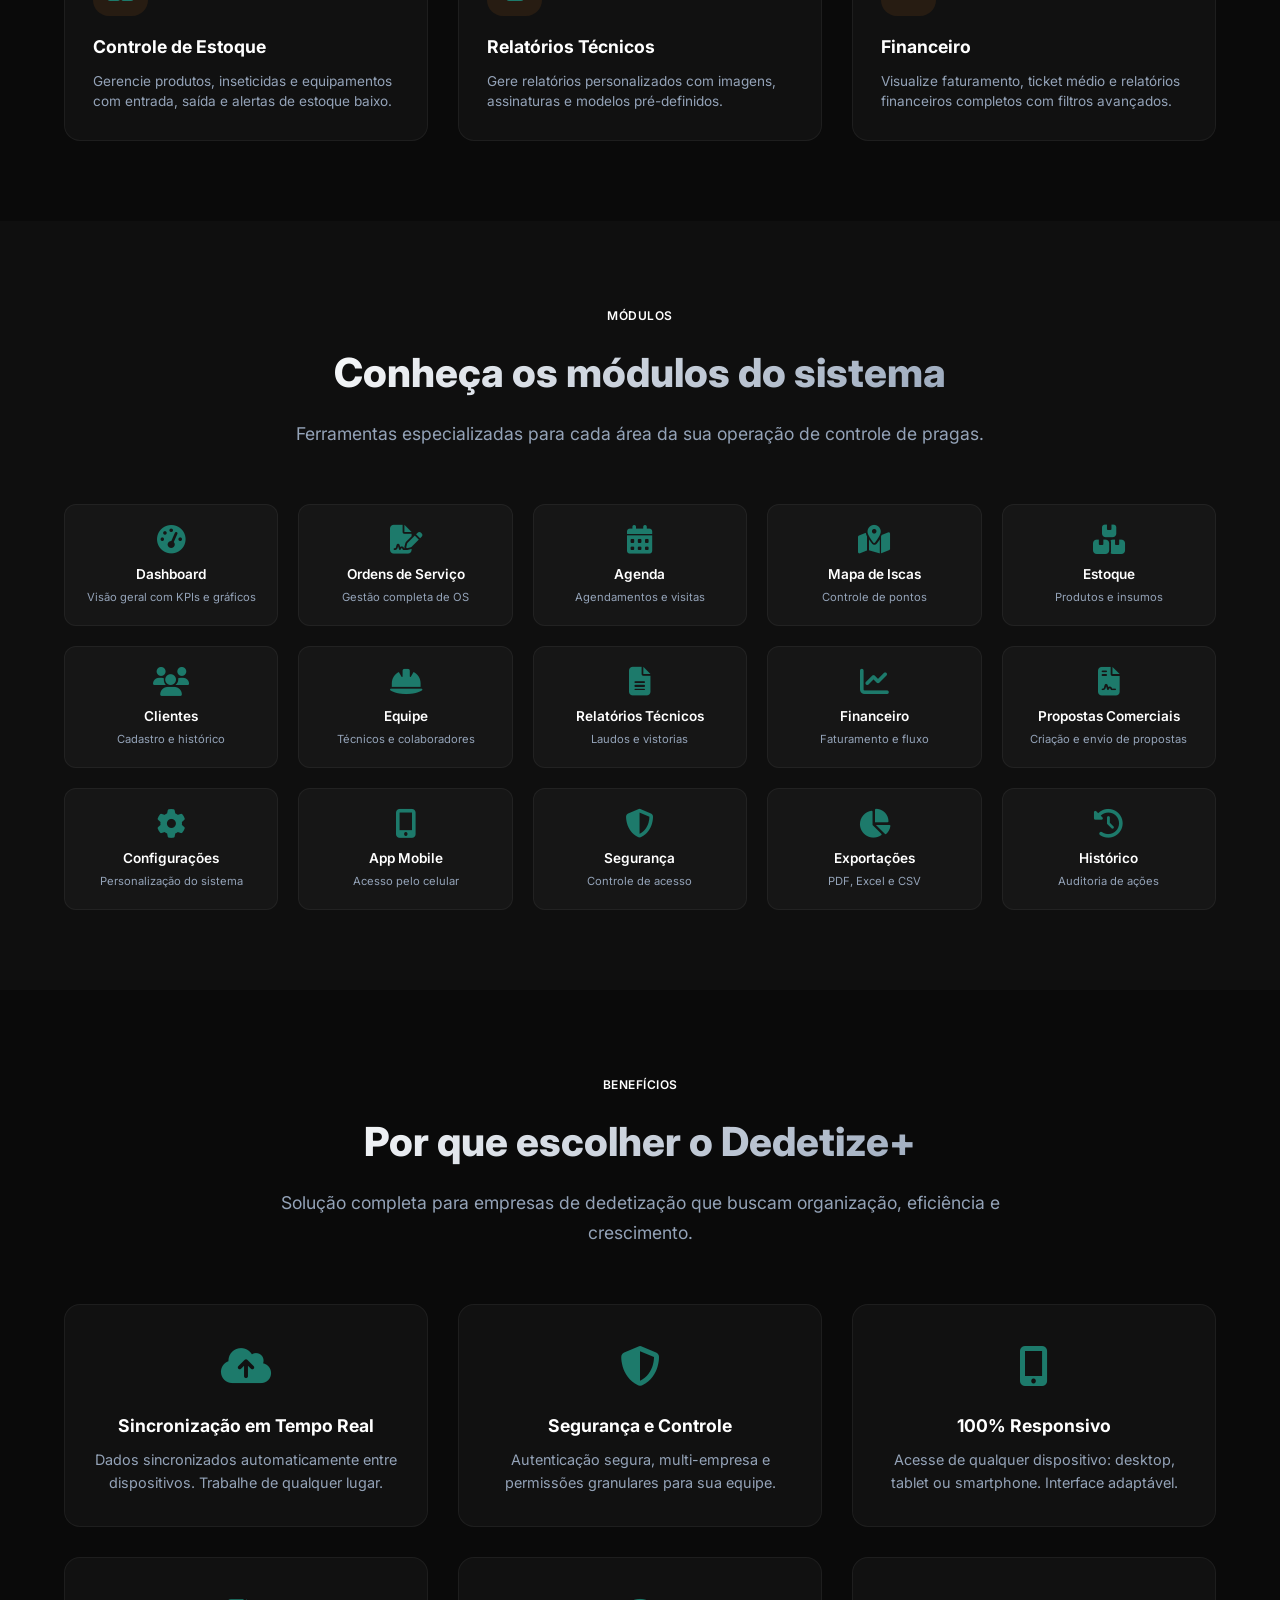
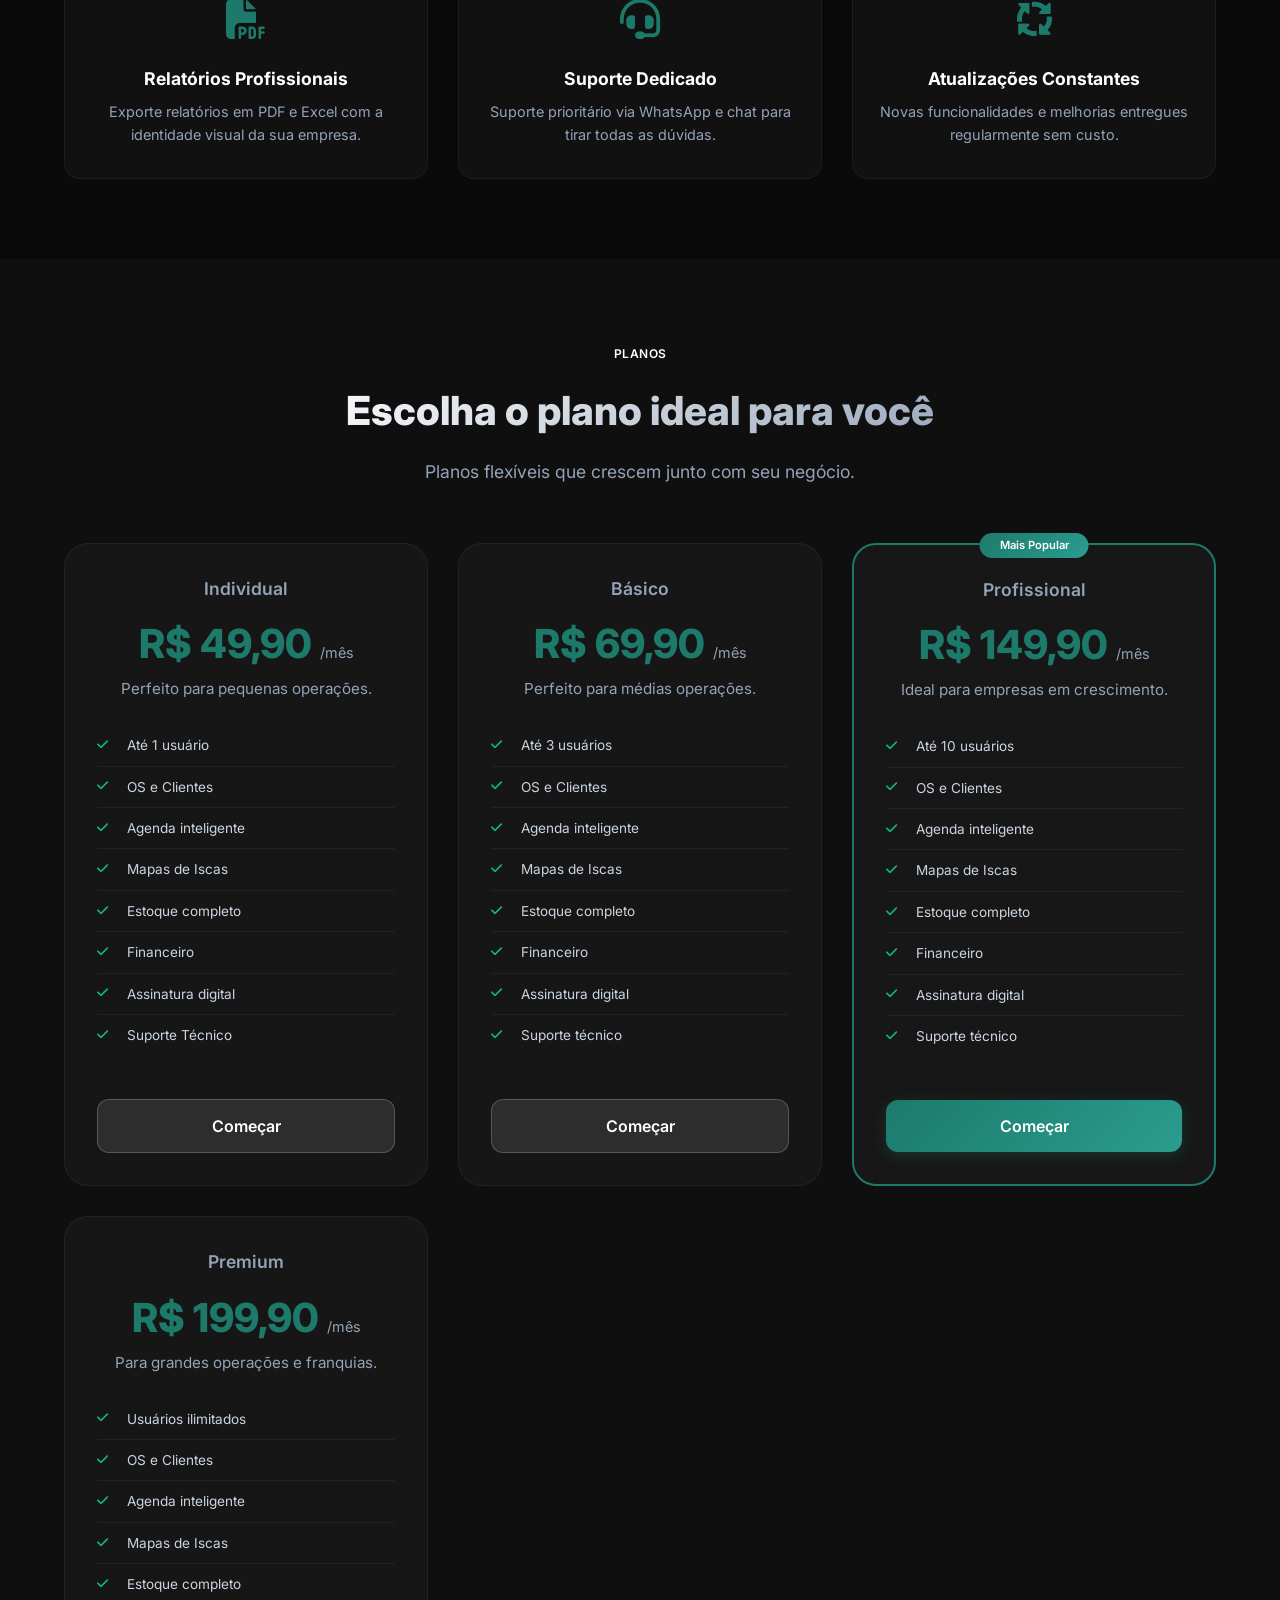
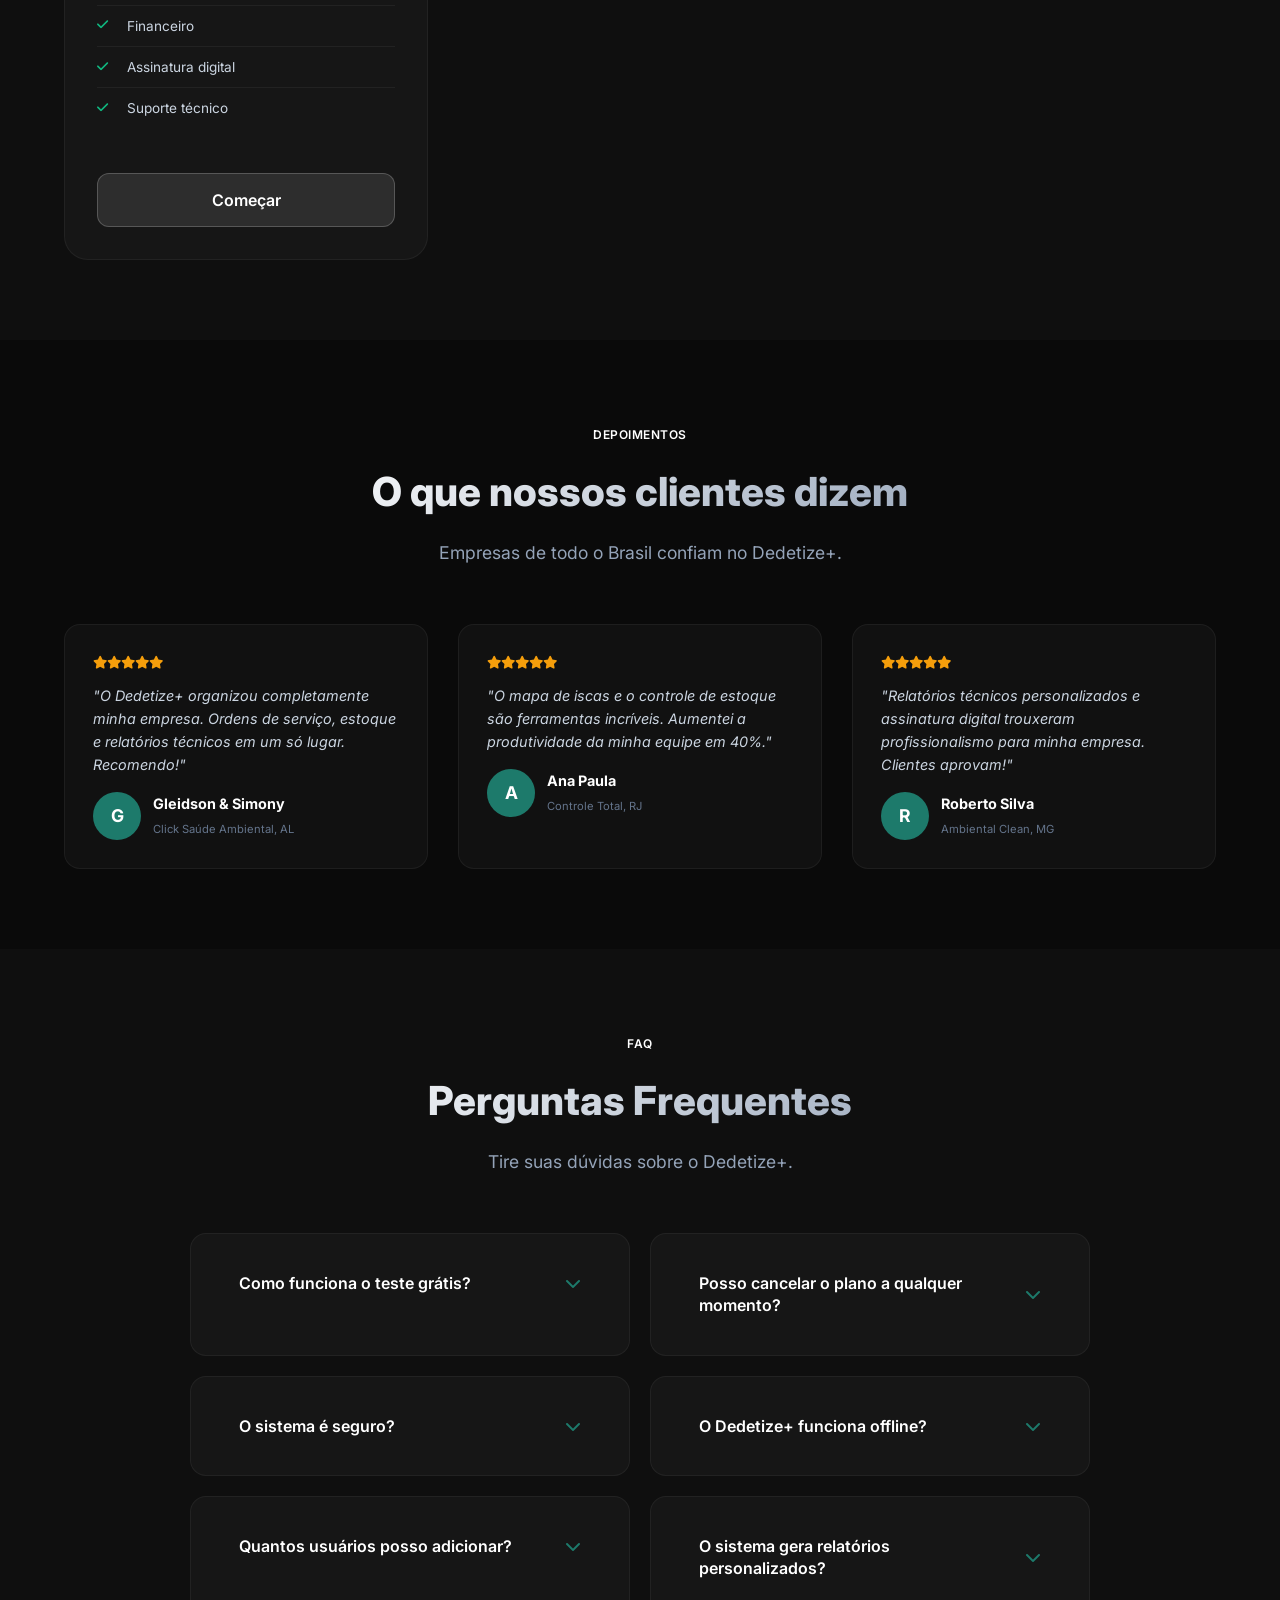
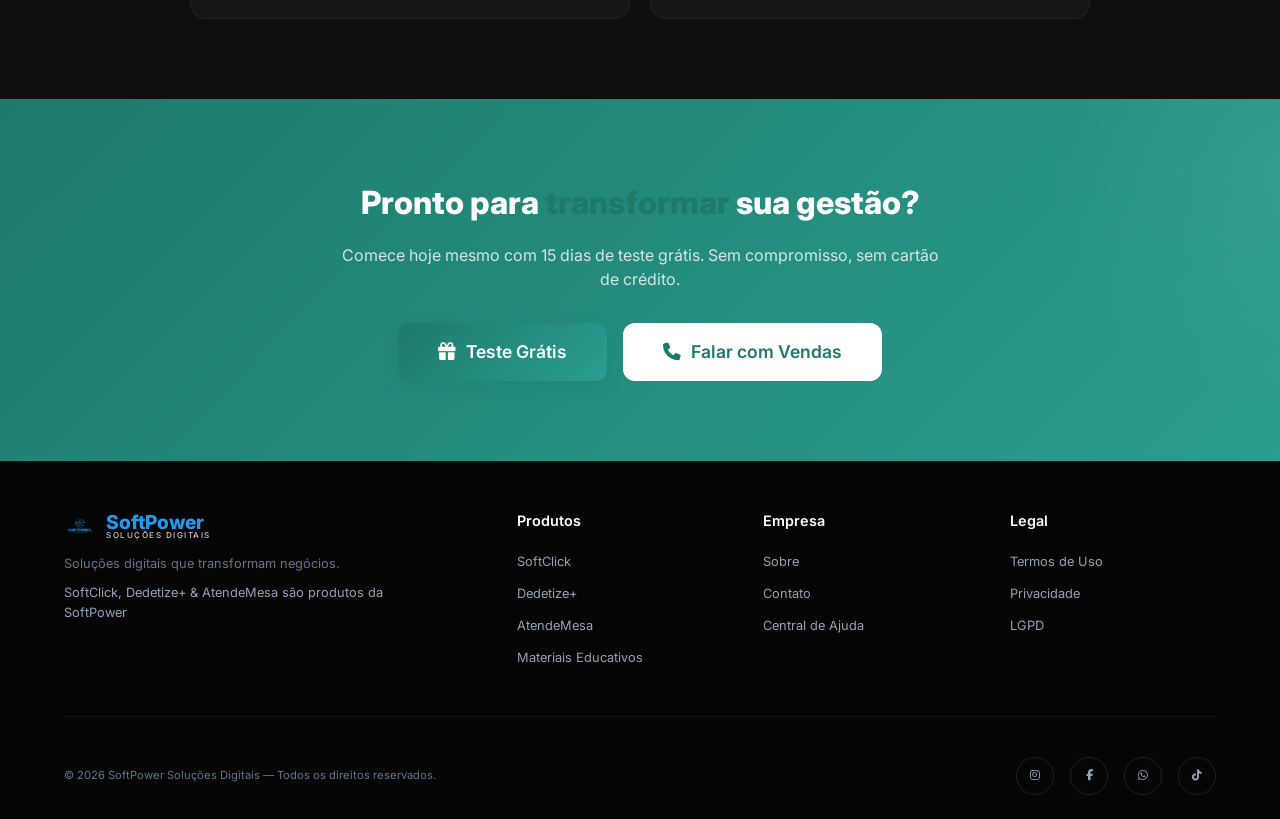
<file: dedetize.html>
<!DOCTYPE html>
<html lang="pt-BR">

<head>
    <meta charset="UTF-8" />
    <meta name="viewport" content="width=device-width, initial-scale=1.0" />
    <title>Dedetize+ | Gestão para Controle de Pragas - SoftPower</title>

    <link rel="stylesheet" href="https://cdnjs.cloudflare.com/ajax/libs/font-awesome/6.5.0/css/all.min.css" />
    <link href="https://fonts.googleapis.com/css2?family=Inter:wght@300;400;500;600;700;800;900&display=swap"
        rel="stylesheet" />
    <link rel="stylesheet" href="style.css" />
    <link rel="icon" type="image/png" href="asstes/LOGO-SOFT.png" />
</head>

<body>

    <!-- ===== HEADER ===== -->
    <header class="header" id="header">
        <div class="container">
            <a href="index.html" class="logo">
                <span class="logo-icon">
                    <img src="asstes/dedetize+_icon.png" alt="SoftPower Logo" />
                </span>
                <div class="logo-text-group">
                    <span class="logo-name">Dedetize<span>+</span></span>
                    <span class="logo-subtitle">Gestão de Serviços</span>
                </div>
            </a>

            <ul class="nav-links" id="navLinks">
                <li><a href="index.html">Início</a></li>
                <li><a href="#funcionalidades">Funcionalidades</a></li>
                <li><a href="#modulos">Módulos</a></li>
                <li><a href="#beneficios">Benefícios</a></li>
                <li><a href="#planos">Planos</a></li>
                <li><a href="#depoimentos">Depoimentos</a></li>
                <li><a href="#faq">FAQ</a></li>
                <li><a href="contato.html" class="nav-cta dedetize">Teste Grátis</a></li>
            </ul>

            <button class="mobile-toggle" id="mobileToggle" aria-label="Menu">
                <span></span><span></span><span></span>
            </button>
        </div>
    </header>

    <!-- ===== HERO ===== -->
    <section class="hero hero-dedetize" id="hero">
        <div class="container">
            <div class="hero-content">
                <span class="badge-produto-hero dedetize">Dedetize+</span>
                <h1>
                    Gestão completa para<br />
                    <span class="highlight" style="background: linear-gradient(135deg, #1d7a6b, #1d7a6b); -webkit-background-clip: text; -webkit-text-fill-color: transparent; background-clip: text;">controle de pragas</span>
                </h1>
                <p>
                    Sistema inteligente para gerenciar ordens de serviço, clientes,
                    equipe, estoque e relatórios técnicos. Tudo em um só lugar.
                </p>
                <div class="hero-buttons">
                    <a href="contato.html" class="btn btn-accent btn-lg">
                        <i class="fas fa-rocket"></i> Teste Grátis
                    </a>
                    <a href="#funcionalidades" class="btn btn-outline btn-lg">
                        <i class="fas fa-play-circle"></i> Ver Recursos
                    </a>
                </div>
                <div class="hero-stats">
                    <div class="stat-item">
                        <span class="stat-number" data-count="500">0</span>
                        <span class="stat-label">Empresas atendidas</span>
                    </div>
                    <div class="stat-item">
                        <span class="stat-number" data-count="1500">0</span>
                        <span class="stat-label">Usuários ativos</span>
                    </div>
                    <div class="stat-item">
                        <span class="stat-number" data-count="98">0</span>
                        <span class="stat-label">% de satisfação</span>
                    </div>
                </div>
            </div>

            <div class="hero-image">
                <div class="image-stack">
                    <img src="asstes/dedetize+.png" alt="Dedetize+ Dashboard" class="main-image"
                        onerror="this.src='https://placehold.co/500x400/0b2a3b/e67e22?text=Dedetize%2B'">
                    <div class="badge-top" style="background: linear-gradient(135deg, #2a9d8f, #2a9d8f);">
                        <i class="fas fa-star"></i> +500 empresas
                    </div>
                    <div class="badge-bottom">
                        <i class="fas fa-bug"></i> Controle de pragas
                    </div>
                </div>
            </div>
        </div>
    </section>

    <!-- ===== FUNCIONALIDADES ===== -->
    <section class="section" id="funcionalidades">
        <div class="container">
            <div class="section-header fade-up">
                <span class="label">Funcionalidades</span>
                <h2>Tudo o que você precisa <span>em um só lugar</span></h2>
                <p>Gerencie todas as áreas da sua empresa de controle de pragas com eficiência e profissionalismo.</p>
            </div>

            <div class="features-grid dedetize-features">
                <div class="feature-card fade-up delay-1">
                    <div class="icon" style="background: rgba(230, 126, 34, 0.1); color: #1d7a6b;"><i class="fas fa-file-signature"></i></div>
                    <h3>Ordens de Serviço</h3>
                    <p>Crie, edite e acompanhe OS com status, assinatura digital e histórico completo de cada serviço.</p>
                </div>
                <div class="feature-card fade-up delay-2">
                    <div class="icon" style="background: rgba(230, 126, 34, 0.1); color: #1d7a6b;"><i class="fas fa-calendar-alt"></i></div>
                    <h3>Agenda Inteligente</h3>
                    <p>Visualize e gerencie todos os agendamentos. Sincronização automática com serviços e OS.</p>
                </div>
                <div class="feature-card fade-up delay-3">
                    <div class="icon" style="background: rgba(230, 126, 34, 0.1); color: #1d7a6b;"><i class="fas fa-map-marked-alt"></i></div>
                    <h3>Mapa de Iscas</h3>
                    <p>Controle pontos de isca e túneis com status, localização e histórico de manutenção.</p>
                </div>
                <div class="feature-card fade-up delay-1">
                    <div class="icon" style="background: rgba(230, 126, 34, 0.1); color: #1d7a6b;"><i class="fas fa-boxes"></i></div>
                    <h3>Controle de Estoque</h3>
                    <p>Gerencie produtos, inseticidas e equipamentos com entrada, saída e alertas de estoque baixo.</p>
                </div>
                <div class="feature-card fade-up delay-2">
                    <div class="icon" style="background: rgba(230, 126, 34, 0.1); color: #1d7a6b;"><i class="fas fa-file-alt"></i></div>
                    <h3>Relatórios Técnicos</h3>
                    <p>Gere relatórios personalizados com imagens, assinaturas e modelos pré-definidos.</p>
                </div>
                <div class="feature-card fade-up delay-3">
                    <div class="icon" style="background: rgba(230, 126, 34, 0.1); color: #1d7a6b;"><i class="fas fa-chart-line"></i></div>
                    <h3>Financeiro</h3>
                    <p>Visualize faturamento, ticket médio e relatórios financeiros completos com filtros avançados.</p>
                </div>
            </div>
        </div>
    </section>

    <!-- ===== MÓDULOS ===== -->
    <section class="section section-alt" id="modulos">
        <div class="container">
            <div class="section-header fade-up">
                <span class="label">Módulos</span>
                <h2>Conheça os <span>módulos</span> do sistema</h2>
                <p>Ferramentas especializadas para cada área da sua operação de controle de pragas.</p>
            </div>

            <div class="modulos-grid dedetize-modulos">
                <div class="modulo-card fade-up delay-1"><i class="fas fa-tachometer-alt"></i><h4>Dashboard</h4><p>Visão geral com KPIs e gráficos</p></div>
                <div class="modulo-card fade-up delay-2"><i class="fas fa-file-signature"></i><h4>Ordens de Serviço</h4><p>Gestão completa de OS</p></div>
                <div class="modulo-card fade-up delay-3"><i class="fas fa-calendar-alt"></i><h4>Agenda</h4><p>Agendamentos e visitas</p></div>
                <div class="modulo-card fade-up delay-1"><i class="fas fa-map-marked-alt"></i><h4>Mapa de Iscas</h4><p>Controle de pontos</p></div>
                <div class="modulo-card fade-up delay-2"><i class="fas fa-boxes"></i><h4>Estoque</h4><p>Produtos e insumos</p></div>
                <div class="modulo-card fade-up delay-3"><i class="fas fa-users"></i><h4>Clientes</h4><p>Cadastro e histórico</p></div>
                <div class="modulo-card fade-up delay-1"><i class="fas fa-hard-hat"></i><h4>Equipe</h4><p>Técnicos e colaboradores</p></div>
                <div class="modulo-card fade-up delay-2"><i class="fas fa-file-alt"></i><h4>Relatórios Técnicos</h4><p>Laudos e vistorias</p></div>
                <div class="modulo-card fade-up delay-3"><i class="fas fa-chart-line"></i><h4>Financeiro</h4><p>Faturamento e fluxo</p></div>
                <div class="modulo-card fade-up delay-3"><i class="fas fa-file-contract"></i><h4>Propostas Comerciais</h4><p>Criação e envio de propostas</p></div>
                <div class="modulo-card fade-up delay-1"><i class="fas fa-cog"></i><h4>Configurações</h4><p>Personalização do sistema</p></div>
                <div class="modulo-card fade-up delay-2"><i class="fas fa-mobile-alt"></i><h4>App Mobile</h4><p>Acesso pelo celular</p></div>
                <div class="modulo-card fade-up delay-3"><i class="fas fa-shield-alt"></i><h4>Segurança</h4><p>Controle de acesso</p></div>
                <div class="modulo-card fade-up delay-1"><i class="fas fa-chart-pie"></i><h4>Exportações</h4><p>PDF, Excel e CSV</p></div>
                <div class="modulo-card fade-up delay-2"><i class="fas fa-history"></i><h4>Histórico</h4><p>Auditoria de ações</p></div>
            </div>
        </div>
    </section>

    <!-- ===== BENEFÍCIOS ===== -->
    <section class="section" id="beneficios">
        <div class="container">
            <div class="section-header fade-up">
                <span class="label">Benefícios</span>
                <h2>Por que escolher o <span style="color: #1d7a6b;">Dedetize+</span></h2>
                <p>Solução completa para empresas de dedetização que buscam organização, eficiência e crescimento.</p>
            </div>

            <div class="beneficios-grid dedetize-beneficios">
                <div class="beneficio-card fade-up delay-1">
                    <div class="icon" style="color: #1d7a6b;"><i class="fas fa-cloud-upload-alt"></i></div>
                    <h3>Sincronização em Tempo Real</h3>
                    <p>Dados sincronizados automaticamente entre dispositivos. Trabalhe de qualquer lugar.</p>
                </div>
                <div class="beneficio-card fade-up delay-2">
                    <div class="icon" style="color: #1d7a6b;"><i class="fas fa-shield-alt"></i></div>
                    <h3>Segurança e Controle</h3>
                    <p>Autenticação segura, multi-empresa e permissões granulares para sua equipe.</p>
                </div>
                <div class="beneficio-card fade-up delay-3">
                    <div class="icon" style="color: #1d7a6b;"><i class="fas fa-mobile-alt"></i></div>
                    <h3>100% Responsivo</h3>
                    <p>Acesse de qualquer dispositivo: desktop, tablet ou smartphone. Interface adaptável.</p>
                </div>
                <div class="beneficio-card fade-up delay-1">
                    <div class="icon" style="color: #1d7a6b;"><i class="fas fa-file-pdf"></i></div>
                    <h3>Relatórios Profissionais</h3>
                    <p>Exporte relatórios em PDF e Excel com a identidade visual da sua empresa.</p>
                </div>
                <div class="beneficio-card fade-up delay-2">
                    <div class="icon" style="color: #1d7a6b;"><i class="fas fa-headset"></i></div>
                    <h3>Suporte Dedicado</h3>
                    <p>Suporte prioritário via WhatsApp e chat para tirar todas as dúvidas.</p>
                </div>
                <div class="beneficio-card fade-up delay-3">
                    <div class="icon" style="color: #1d7a6b;"><i class="fas fa-arrows-spin"></i></div>
                    <h3>Atualizações Constantes</h3>
                    <p>Novas funcionalidades e melhorias entregues regularmente sem custo.</p>
                </div>
            </div>
        </div>
    </section>

    <!-- ===== PLANOS ===== -->
    <section class="section section-alt" id="planos">
        <div class="container">
            <div class="section-header fade-up">
                <span class="label">Planos</span>
                <h2>Escolha o plano <span>ideal</span> para você</h2>
                <p>Planos flexíveis que crescem junto com seu negócio.</p>
            </div>

            <div class="pricing-grid">
                <div class="pricing-card fade-up delay-1">
                    <div class="plan-name">Individual</div>
                    <div class="price">R$ 49,90 <span>/mês</span></div>
                    <p class="plan-desc">Perfeito para pequenas operações.</p>
                    <ul class="features-list">
                        <li><i class="fas fa-check"></i> Até 1 usuário</li>
                        <li><i class="fas fa-check"></i> OS e Clientes</li>
                        <li><i class="fas fa-check"></i> Agenda inteligente</li>
                        <li><i class="fas fa-check"></i> Mapas de Iscas</li>
                        <li><i class="fas fa-check"></i> Estoque completo</li>
                        <li><i class="fas fa-check"></i> Financeiro</li>
                        <li><i class="fas fa-check"></i> Assinatura digital</li>
                        <li><i class="fas fa-check"></i> Suporte Técnico</li>
                    </ul>
                    <a href="contato.html" class="btn btn-secondary">Começar</a>
                </div>

                <div class="pricing-card fade-up delay-1">
                    <div class="plan-name">Básico</div>
                    <div class="price">R$ 69,90 <span>/mês</span></div>
                    <p class="plan-desc">Perfeito para médias operações.</p>
                    <ul class="features-list">
                        <li><i class="fas fa-check"></i> Até 3 usuários</li>
                        <li><i class="fas fa-check"></i> OS e Clientes</li>
                        <li><i class="fas fa-check"></i> Agenda inteligente</li>
                        <li><i class="fas fa-check"></i> Mapas de Iscas</li>
                        <li><i class="fas fa-check"></i> Estoque completo</li>
                        <li><i class="fas fa-check"></i> Financeiro</li>
                        <li><i class="fas fa-check"></i> Assinatura digital</li>
                        <li><i class="fas fa-check"></i> Suporte técnico</li>
                    </ul>
                    <a href="contato.html" class="btn btn-secondary">Começar</a>
                </div>

                <div class="pricing-card popular fade-up delay-2">
                    <span class="badge-popular">Mais Popular</span>
                    <div class="plan-name">Profissional</div>
                    <div class="price">R$ 149,90 <span>/mês</span></div>
                    <p class="plan-desc">Ideal para empresas em crescimento.</p>
                    <ul class="features-list">
                        <li><i class="fas fa-check"></i> Até 10 usuários</li>
                        <li><i class="fas fa-check"></i> OS e Clientes</li>
                        <li><i class="fas fa-check"></i> Agenda inteligente</li>
                        <li><i class="fas fa-check"></i> Mapas de Iscas</li>
                        <li><i class="fas fa-check"></i> Estoque completo</li>
                        <li><i class="fas fa-check"></i> Financeiro</li>
                        <li><i class="fas fa-check"></i> Assinatura digital</li>
                        <li><i class="fas fa-check"></i> Suporte técnico</li>
                    </ul>
                    <a href="contato.html" class="btn btn-accent">Começar</a>
                </div>

                <div class="pricing-card fade-up delay-3">
                    <div class="plan-name">Premium</div>
                    <div class="price">R$ 199,90 <span>/mês</span></div>
                    <p class="plan-desc">Para grandes operações e franquias.</p>
                    <ul class="features-list">
                        <li><i class="fas fa-check"></i> Usuários ilimitados</li>
                        <li><i class="fas fa-check"></i> OS e Clientes</li>
                        <li><i class="fas fa-check"></i> Agenda inteligente</li>
                        <li><i class="fas fa-check"></i> Mapas de Iscas</li>
                        <li><i class="fas fa-check"></i> Estoque completo</li>
                        <li><i class="fas fa-check"></i> Financeiro</li>
                        <li><i class="fas fa-check"></i> Assinatura digital</li>
                        <li><i class="fas fa-check"></i> Suporte técnico</li>
                    </ul>
                    <a href="contato.html" class="btn btn-secondary">Começar</a>
                </div>
            </div>
        </div>
    </section>

    <!-- ===== DEPOIMENTOS ===== -->
    <section class="section" id="depoimentos">
        <div class="container">
            <div class="section-header fade-up">
                <span class="label">Depoimentos</span>
                <h2>O que nossos <span>clientes</span> dizem</h2>
                <p>Empresas de todo o Brasil confiam no Dedetize+.</p>
            </div>

            <div class="depoimentos-grid">
                <div class="depoimento-card fade-up delay-1">
                    <div class="stars"><i class="fas fa-star"></i><i class="fas fa-star"></i><i class="fas fa-star"></i><i class="fas fa-star"></i><i class="fas fa-star"></i></div>
                    <blockquote>"O Dedetize+ organizou completamente minha empresa. Ordens de serviço, estoque e relatórios técnicos em um só lugar. Recomendo!"</blockquote>
                    <div class="author">
                        <div class="avatar" style="background: linear-gradient(135deg, #1d7a6b, #1d7a6b);">G</div>
                        <div class="info">
                            <strong>Gleidson &amp; Simony</strong>
                            <span>Click Saúde Ambiental, AL</span>
                        </div>
                    </div>
                </div>

                <div class="depoimento-card fade-up delay-2">
                    <div class="stars"><i class="fas fa-star"></i><i class="fas fa-star"></i><i class="fas fa-star"></i><i class="fas fa-star"></i><i class="fas fa-star"></i></div>
                    <blockquote>"O mapa de iscas e o controle de estoque são ferramentas incríveis. Aumentei a produtividade da minha equipe em 40%."</blockquote>
                    <div class="author">
                        <div class="avatar" style="background: linear-gradient(135deg, #1d7a6b, #1d7a6b);">A</div>
                        <div class="info">
                            <strong>Ana Paula</strong>
                            <span>Controle Total, RJ</span>
                        </div>
                    </div>
                </div>

                <div class="depoimento-card fade-up delay-3">
                    <div class="stars"><i class="fas fa-star"></i><i class="fas fa-star"></i><i class="fas fa-star"></i><i class="fas fa-star"></i><i class="fas fa-star"></i></div>
                    <blockquote>"Relatórios técnicos personalizados e assinatura digital trouxeram profissionalismo para minha empresa. Clientes aprovam!"</blockquote>
                    <div class="author">
                        <div class="avatar" style="background: linear-gradient(135deg, #1d7a6b, #1d7a6b);">R</div>
                        <div class="info">
                            <strong>Roberto Silva</strong>
                            <span>Ambiental Clean, MG</span>
                        </div>
                    </div>
                </div>
            </div>
        </div>
    </section>

    <!-- ===== FAQ ===== -->
    <section class="section section-alt" id="faq">
        <div class="container">
            <div class="section-header fade-up">
                <span class="label">FAQ</span>
                <h2>Perguntas <span>Frequentes</span></h2>
                <p>Tire suas dúvidas sobre o Dedetize+.</p>
            </div>

            <div class="faq-grid dedetize-faq">
                <div class="faq-item fade-up delay-1">
                    <div class="faq-question" onclick="toggleFaq(this)">
                        <span>Como funciona o teste grátis?</span>
                        <i class="fas fa-chevron-down" style="color: #1d7a6b;"></i>
                    </div>
                    <div class="faq-answer">
                        Você pode testar o Dedetize+ por 15 dias com acesso a todos os recursos. Não é necessário cartão de crédito e você pode cancelar a qualquer momento.
                    </div>
                </div>
                <div class="faq-item fade-up delay-2">
                    <div class="faq-question" onclick="toggleFaq(this)">
                        <span>Posso cancelar o plano a qualquer momento?</span>
                        <i class="fas fa-chevron-down" style="color: #1d7a6b;"></i>
                    </div>
                    <div class="faq-answer">
                        Sim! Você pode cancelar seu plano quando quiser, sem multas ou taxas adicionais. O cancelamento é feito diretamente no painel de controle.
                    </div>
                </div>
                <div class="faq-item fade-up delay-3">
                    <div class="faq-question" onclick="toggleFaq(this)">
                        <span>O sistema é seguro?</span>
                        <i class="fas fa-chevron-down" style="color: #1d7a6b;"></i>
                    </div>
                    <div class="faq-answer">
                        Sim! Utilizamos criptografia de ponta a ponta, autenticação segura e servidores protegidos. Seus dados estão sempre seguros conosco.
                    </div>
                </div>
                <div class="faq-item fade-up delay-1">
                    <div class="faq-question" onclick="toggleFaq(this)">
                        <span>O Dedetize+ funciona offline?</span>
                        <i class="fas fa-chevron-down" style="color: #1d7a6b;"></i>
                    </div>
                    <div class="faq-answer">
                        Não. O Dedetize+ é uma plataforma online e requer conexão com a internet para acesso às informações e utilização de suas funcionalidades. Isso garante que todos os dados estejam sempre atualizados, seguros e sincronizados em tempo real entre os usuários autorizados.
                    </div>
                </div>
                <div class="faq-item fade-up delay-2">
                    <div class="faq-question" onclick="toggleFaq(this)">
                        <span>Quantos usuários posso adicionar?</span>
                        <i class="fas fa-chevron-down" style="color: #1d7a6b;"></i>
                    </div>
                    <div class="faq-answer">
                        O número de usuários varia conforme o plano escolhido. O plano Básico inclui 3 usuários, o Profissional 10 usuários e o Premium usuários ilimitados.
                    </div>
                </div>
                <div class="faq-item fade-up delay-3">
                    <div class="faq-question" onclick="toggleFaq(this)">
                        <span>O sistema gera relatórios personalizados?</span>
                        <i class="fas fa-chevron-down" style="color: #1d7a6b;"></i>
                    </div>
                    <div class="faq-answer">
                        Sim! Você pode gerar relatórios personalizados com a identidade visual da sua empresa, incluindo logo, cores e informações de contato.
                    </div>
                </div>
            </div>
        </div>
    </section>

    <!-- ===== CTA ===== -->
    <section class="cta-section cta-dedetize">
        <div class="container">
            <h2 class="fade-up">Pronto para <span style="color:#1d7a6b;">transformar</span> sua gestão?</h2>
            <p class="fade-up delay-1">Comece hoje mesmo com 15 dias de teste grátis. Sem compromisso, sem cartão de crédito.</p>
            <div class="btn-group fade-up delay-2">
                <a href="contato.html" class="btn btn-accent btn-lg">
                    <i class="fas fa-gift"></i> Teste Grátis
                </a>
                <a href="contato.html" class="btn btn-white btn-lg">
                    <i class="fas fa-phone"></i> Falar com Vendas
                </a>
            </div>
        </div>
    </section>

    <!-- ===== FOOTER ===== -->
    <footer class="footer">
        <div class="container">
            <div class="footer-grid">
                <div class="footer-brand">
                    <a href="index.html" class="logo">
                        <span class="logo-icon" style="width:32px;height:32px;">
                            <img src="asstes/LOGO-SOFT.png" alt="SoftPower Logo" />
                        </span>
                        <div class="logo-text-group">
                            <span class="logo-name" style="font-size:1.2rem;">Soft<span>Power</span></span>
                            <span class="logo-subtitle" style="font-size:0.5rem;">Soluções Digitais</span>
                        </div>
                    </a>
                    <p>Soluções digitais que transformam negócios.</p>
                    <p style="margin-top: 8px; font-size: 0.8rem; color: var(--gray-400);">
                        SoftClick, Dedetize+ &amp; AtendeMesa são produtos da SoftPower
                    </p>
                </div>
                <div>
                    <h4>Produtos</h4>
                    <ul>
                        <li><a href="softclick.html">SoftClick</a></li>
                        <li><a href="dedetize.html">Dedetize+</a></li>
                        <li><a href="atendemesa.html">AtendeMesa</a></li>
                        <li><a href="educacao.html">Materiais Educativos</a></li>
                    </ul>
                </div>
                <div>
                    <h4>Empresa</h4>
                    <ul>
                        <li><a href="sobre.html">Sobre</a></li>
                        <li><a href="contato.html">Contato</a></li>
                        <li><a href="ajuda.html">Central de Ajuda</a></li>
                    </ul>
                </div>
                <div>
                    <h4>Legal</h4>
                    <ul>
                        <li><a href="termos.html">Termos de Uso</a></li>
                        <li><a href="privacidade.htm">Privacidade</a></li>
                        <li><a href="lgpd.html">LGPD</a></li>
                    </ul>
                </div>
            </div>
            <div class="footer-bottom">
                <span>&copy; 2026 SoftPower Soluções Digitais — Todos os direitos reservados.</span>
                <div class="footer-socials">
                    <a href="https://www.instagram.com/dedetize.mais" aria-label="Instagram"><i class="fab fa-instagram"></i></a>
                    <a href="https://www.facebook.com/profile.php?id=61592686996189" aria-label="Facebook"><i class="fab fa-facebook-f"></i></a>
                    <a href="https://wa.me/5583981011900?text=Olá%20SoftPower!%20Gostaria%20de%20mais%20informações%20sobre%20os%20produtos." aria-label="WhatsApp"><i class="fab fa-whatsapp"></i></a>
                    <a href="https://www.tiktok.com/@softpower.digitais" aria-label="TikTok"><i class="fab fa-tiktok"></i></a>
                </div>
            </div>
        </div>
    </footer>

    <script src="script.js"></script>
</body>

</html>
</file>
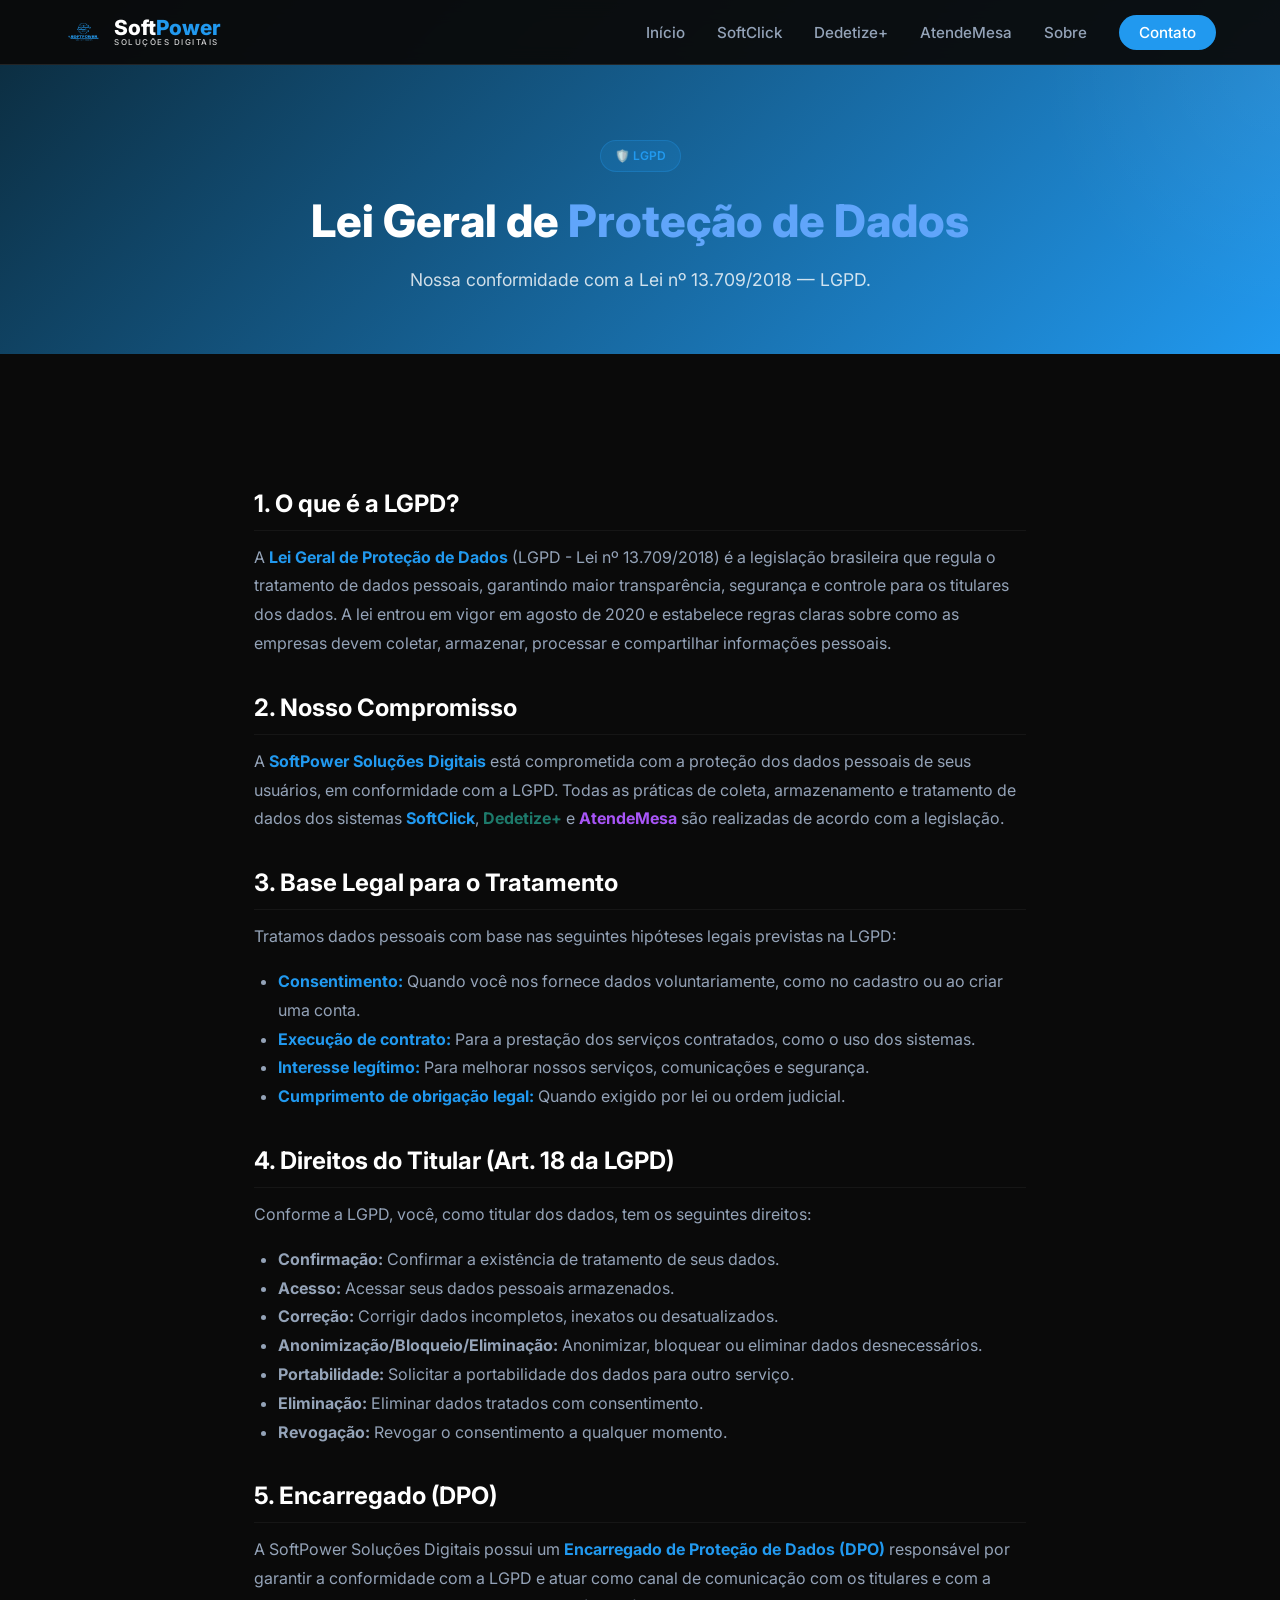
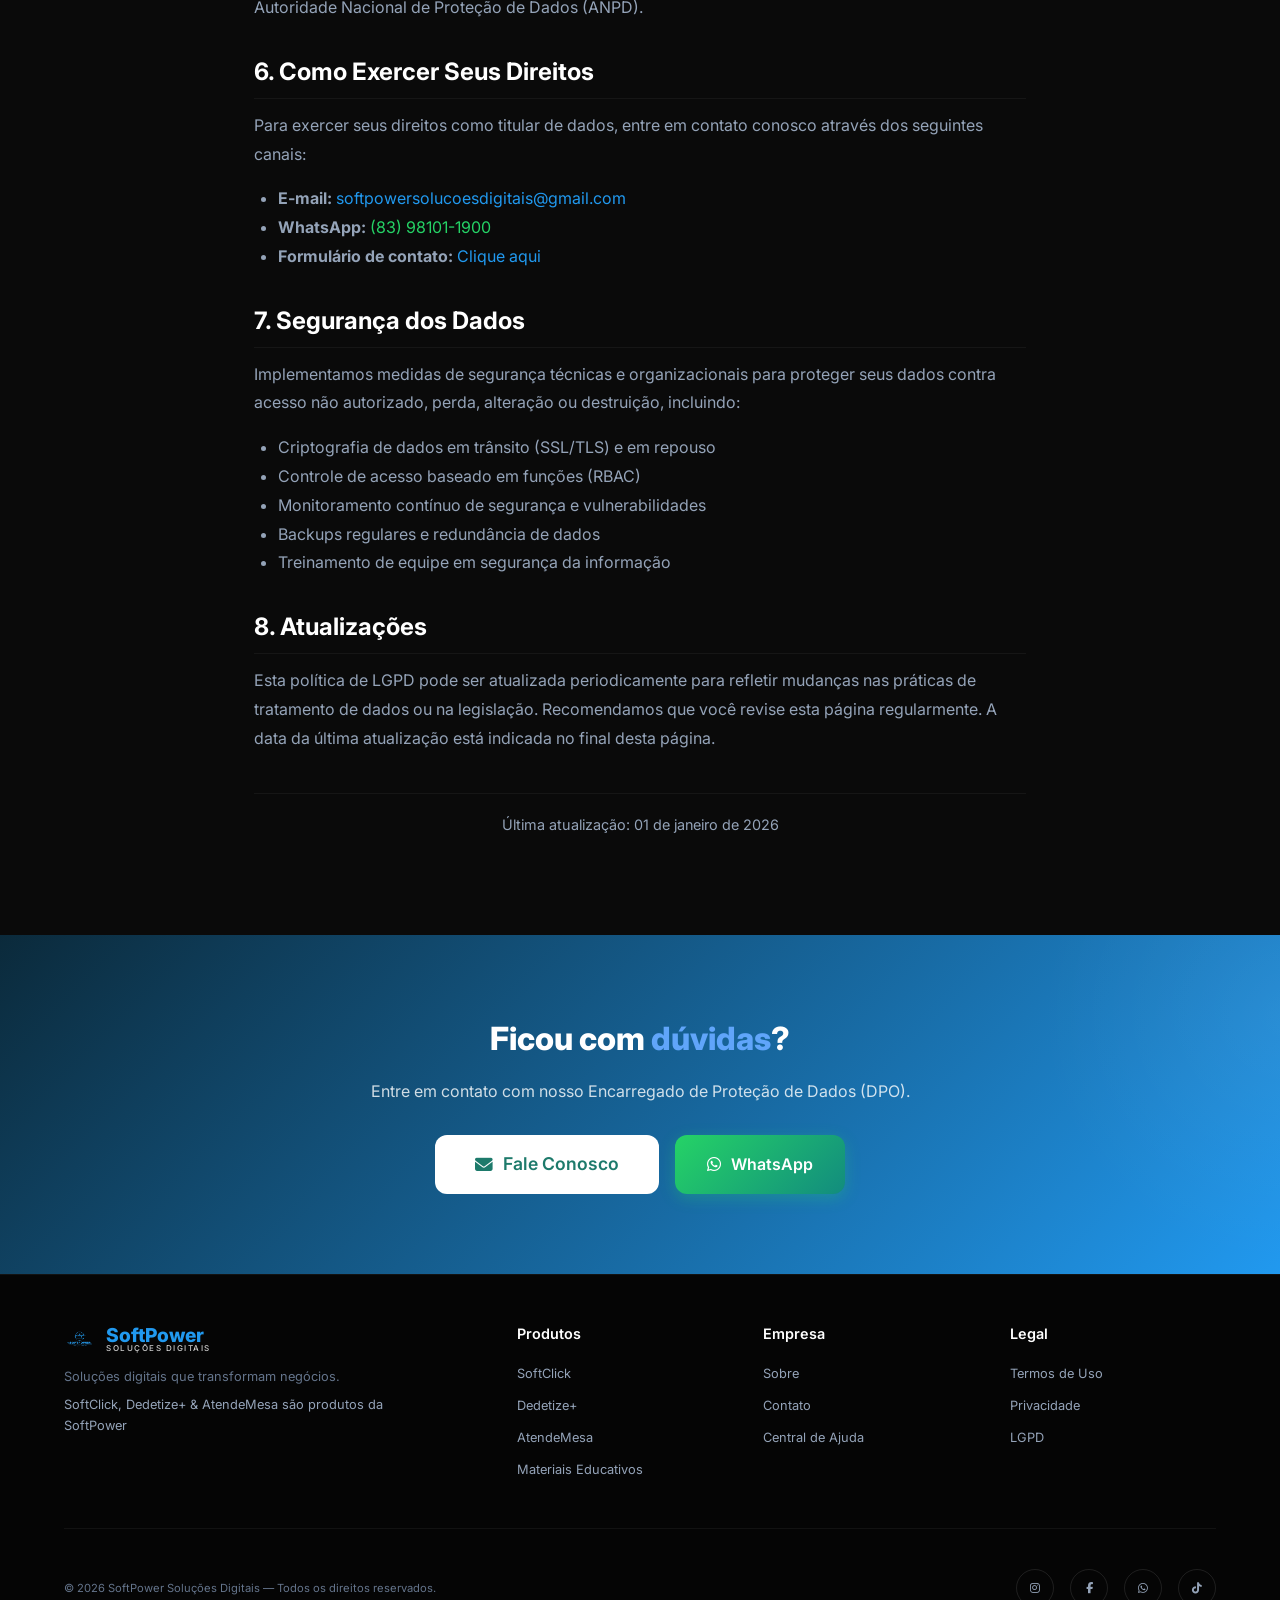
<file: lgpd.html>
<!DOCTYPE html>
<html lang="pt-BR">

<head>
    <meta charset="UTF-8" />
    <meta name="viewport" content="width=device-width, initial-scale=1.0" />
    <meta name="description" content="LGPD - Lei Geral de Proteção de Dados da SoftPower Soluções Digitais - Nossa conformidade com a Lei nº 13.709/2018." />
    <meta name="keywords" content="lgpd, lei geral de proteção de dados, privacidade, dados, softpower, softclick, dedetize, atendemesa" />
    <meta name="author" content="SoftPower Soluções Digitais" />

    <title>LGPD | SoftPower Soluções Digitais</title>

    <link rel="stylesheet" href="https://cdnjs.cloudflare.com/ajax/libs/font-awesome/6.5.0/css/all.min.css" />
    <link href="https://fonts.googleapis.com/css2?family=Inter:wght@300;400;500;600;700;800;900&display=swap"
        rel="stylesheet" />
    <link rel="stylesheet" href="style.css" />
    <link rel="icon" type="image/png" href="asstes/LOGO-SOFT.png" />
</head>

<body>

    <!-- ===== HEADER ===== -->
    <header class="header" id="header">
        <div class="container">
            <a href="index.html" class="logo">
                <span class="logo-icon">
                    <img src="asstes/LOGO-SOFT.png" alt="SoftPower Logo" />
                </span>
                <div class="logo-text-group">
                    <span class="logo-name">Soft<span>Power</span></span>
                    <span class="logo-subtitle">Soluções Digitais</span>
                </div>
            </a>

            <ul class="nav-links" id="navLinks">
                <li><a href="index.html">Início</a></li>
                <li><a href="softclick.html">SoftClick</a></li>
                <li><a href="dedetize.html">Dedetize+</a></li>
                <li><a href="atendemesa.html">AtendeMesa</a></li>
                <li><a href="sobre.html">Sobre</a></li>
                <li><a href="contato.html" class="nav-cta" style="background: #2199EF;">Contato</a></li>
            </ul>

            <button class="mobile-toggle" id="mobileToggle" aria-label="Menu">
                <span></span><span></span><span></span>
            </button>
        </div>
    </header>

    <!-- ===== HERO ===== -->
    <section class="page-hero" style="padding-top: 140px; background: linear-gradient(135deg, #0b2a3b 0%, #2199EF 100%);">
        <div class="container">
            <span class="badge-produto-hero softclick" style="display:inline-block; margin-bottom:16px;">🛡️ LGPD</span>
            <h1>Lei Geral de <span style="color:#60a5fa;">Proteção de Dados</span></h1>
            <p>Nossa conformidade com a Lei nº 13.709/2018 — LGPD.</p>
        </div>
    </section>

    <!-- ===== CONTEÚDO LGPD ===== -->
    <section class="section">
        <div class="container" style="max-width: 820px; margin: 0 auto;">

            <div class="legal-content" style="padding: 20px 0;">

                <h2 style="font-size:1.5rem; font-weight:700; color:var(--white); margin-top:32px; margin-bottom:12px; border-bottom:1px solid rgba(255,255,255,0.05); padding-bottom:8px;">
                    1. O que é a LGPD?
                </h2>
                <p style="color:#94a3b8; line-height:1.8; margin-bottom:16px;">
                    A <strong style="color:#2199EF;">Lei Geral de Proteção de Dados</strong> (LGPD - Lei nº 13.709/2018) é a legislação brasileira que regula o tratamento de dados pessoais, garantindo maior transparência, segurança e controle para os titulares dos dados. A lei entrou em vigor em agosto de 2020 e estabelece regras claras sobre como as empresas devem coletar, armazenar, processar e compartilhar informações pessoais.
                </p>

                <h2 style="font-size:1.5rem; font-weight:700; color:var(--white); margin-top:32px; margin-bottom:12px; border-bottom:1px solid rgba(255,255,255,0.05); padding-bottom:8px;">
                    2. Nosso Compromisso
                </h2>
                <p style="color:#94a3b8; line-height:1.8; margin-bottom:16px;">
                    A <strong style="color:#2199EF;">SoftPower Soluções Digitais</strong> está comprometida com a proteção dos dados pessoais de seus usuários, em conformidade com a LGPD. Todas as práticas de coleta, armazenamento e tratamento de dados dos sistemas <strong style="color:#2199EF;">SoftClick</strong>, <strong style="color:#1d7a6b;">Dedetize+</strong> e <strong style="color:#a855f7;">AtendeMesa</strong> são realizadas de acordo com a legislação.
                </p>

                <h2 style="font-size:1.5rem; font-weight:700; color:var(--white); margin-top:32px; margin-bottom:12px; border-bottom:1px solid rgba(255,255,255,0.05); padding-bottom:8px;">
                    3. Base Legal para o Tratamento
                </h2>
                <p style="color:#94a3b8; line-height:1.8; margin-bottom:16px;">
                    Tratamos dados pessoais com base nas seguintes hipóteses legais previstas na LGPD:
                </p>
                <ul style="color:#94a3b8; line-height:1.8; padding-left:24px; margin-bottom:16px;">
                    <li><strong style="color:#2199EF;">Consentimento:</strong> Quando você nos fornece dados voluntariamente, como no cadastro ou ao criar uma conta.</li>
                    <li><strong style="color:#2199EF;">Execução de contrato:</strong> Para a prestação dos serviços contratados, como o uso dos sistemas.</li>
                    <li><strong style="color:#2199EF;">Interesse legítimo:</strong> Para melhorar nossos serviços, comunicações e segurança.</li>
                    <li><strong style="color:#2199EF;">Cumprimento de obrigação legal:</strong> Quando exigido por lei ou ordem judicial.</li>
                </ul>

                <h2 style="font-size:1.5rem; font-weight:700; color:var(--white); margin-top:32px; margin-bottom:12px; border-bottom:1px solid rgba(255,255,255,0.05); padding-bottom:8px;">
                    4. Direitos do Titular (Art. 18 da LGPD)
                </h2>
                <p style="color:#94a3b8; line-height:1.8; margin-bottom:16px;">
                    Conforme a LGPD, você, como titular dos dados, tem os seguintes direitos:
                </p>
                <ul style="color:#94a3b8; line-height:1.8; padding-left:24px; margin-bottom:16px;">
                    <li><strong>Confirmação:</strong> Confirmar a existência de tratamento de seus dados.</li>
                    <li><strong>Acesso:</strong> Acessar seus dados pessoais armazenados.</li>
                    <li><strong>Correção:</strong> Corrigir dados incompletos, inexatos ou desatualizados.</li>
                    <li><strong>Anonimização/Bloqueio/Eliminação:</strong> Anonimizar, bloquear ou eliminar dados desnecessários.</li>
                    <li><strong>Portabilidade:</strong> Solicitar a portabilidade dos dados para outro serviço.</li>
                    <li><strong>Eliminação:</strong> Eliminar dados tratados com consentimento.</li>
                    <li><strong>Revogação:</strong> Revogar o consentimento a qualquer momento.</li>
                </ul>

                <h2 style="font-size:1.5rem; font-weight:700; color:var(--white); margin-top:32px; margin-bottom:12px; border-bottom:1px solid rgba(255,255,255,0.05); padding-bottom:8px;">
                    5. Encarregado (DPO)
                </h2>
                <p style="color:#94a3b8; line-height:1.8; margin-bottom:16px;">
                    A SoftPower Soluções Digitais possui um <strong style="color:#2199EF;">Encarregado de Proteção de Dados (DPO)</strong> responsável por garantir a conformidade com a LGPD e atuar como canal de comunicação com os titulares e com a Autoridade Nacional de Proteção de Dados (ANPD).
                </p>

                <h2 style="font-size:1.5rem; font-weight:700; color:var(--white); margin-top:32px; margin-bottom:12px; border-bottom:1px solid rgba(255,255,255,0.05); padding-bottom:8px;">
                    6. Como Exercer Seus Direitos
                </h2>
                <p style="color:#94a3b8; line-height:1.8; margin-bottom:16px;">
                    Para exercer seus direitos como titular de dados, entre em contato conosco através dos seguintes canais:
                </p>
                <ul style="color:#94a3b8; line-height:1.8; padding-left:24px; margin-bottom:16px;">
                    <li><strong>E-mail:</strong> <a href="mailto:softpowersolucoesdigitais@gmail.com" style="color:#2199EF; text-decoration:none;">softpowersolucoesdigitais@gmail.com</a></li>
                    <li><strong>WhatsApp:</strong> <a href="https://wa.me/5583981011900" target="_blank" style="color:#25D366; text-decoration:none;">(83) 98101-1900</a></li>
                    <li><strong>Formulário de contato:</strong> <a href="contato.html" style="color:#2199EF; text-decoration:none;">Clique aqui</a></li>
                </ul>

                <h2 style="font-size:1.5rem; font-weight:700; color:var(--white); margin-top:32px; margin-bottom:12px; border-bottom:1px solid rgba(255,255,255,0.05); padding-bottom:8px;">
                    7. Segurança dos Dados
                </h2>
                <p style="color:#94a3b8; line-height:1.8; margin-bottom:16px;">
                    Implementamos medidas de segurança técnicas e organizacionais para proteger seus dados contra acesso não autorizado, perda, alteração ou destruição, incluindo:
                </p>
                <ul style="color:#94a3b8; line-height:1.8; padding-left:24px; margin-bottom:16px;">
                    <li>Criptografia de dados em trânsito (SSL/TLS) e em repouso</li>
                    <li>Controle de acesso baseado em funções (RBAC)</li>
                    <li>Monitoramento contínuo de segurança e vulnerabilidades</li>
                    <li>Backups regulares e redundância de dados</li>
                    <li>Treinamento de equipe em segurança da informação</li>
                </ul>

                <h2 style="font-size:1.5rem; font-weight:700; color:var(--white); margin-top:32px; margin-bottom:12px; border-bottom:1px solid rgba(255,255,255,0.05); padding-bottom:8px;">
                    8. Atualizações
                </h2>
                <p style="color:#94a3b8; line-height:1.8; margin-bottom:16px;">
                    Esta política de LGPD pode ser atualizada periodicamente para refletir mudanças nas práticas de tratamento de dados ou na legislação. Recomendamos que você revise esta página regularmente. A data da última atualização está indicada no final desta página.
                </p>

                <div class="last-update" style="color:var(--gray-400); font-size:0.9rem; margin-top:40px; padding-top:20px; border-top:1px solid rgba(255,255,255,0.05); text-align:center;">
                    Última atualização: 01 de janeiro de 2026
                </div>

            </div>
        </div>
    </section>

    <!-- ===== CTA ===== -->
    <section class="cta-section" style="background: linear-gradient(135deg, #0b2a3b, #2199EF);">
        <div class="container">
            <h2 class="fade-up">Ficou com <span style="color:#60a5fa;">dúvidas</span>?</h2>
            <p class="fade-up delay-1">Entre em contato com nosso Encarregado de Proteção de Dados (DPO).</p>
            <div class="btn-group fade-up delay-2">
                <a href="contato.html" class="btn btn-white btn-lg">
                    <i class="fas fa-envelope"></i> Fale Conosco
                </a>
                <a href="https://wa.me/5583981011900" target="_blank" class="btn" style="background: linear-gradient(135deg, #25D366, #128C7E); color:white; box-shadow: 0 4px 15px rgba(37,211,102,0.3);">
                    <i class="fab fa-whatsapp"></i> WhatsApp
                </a>
            </div>
        </div>
    </section>

    <!-- ===== FOOTER ===== -->
    <footer class="footer">
        <div class="container">
            <div class="footer-grid">
                <div class="footer-brand">
                    <a href="index.html" class="logo">
                        <span class="logo-icon" style="width:32px;height:32px;">
                            <img src="asstes/LOGO-SOFT.png" alt="SoftPower Logo" />
                        </span>
                        <div class="logo-text-group">
                            <span class="logo-name" style="font-size:1.2rem;">Soft<span>Power</span></span>
                            <span class="logo-subtitle" style="font-size:0.5rem;">Soluções Digitais</span>
                        </div>
                    </a>
                    <p>Soluções digitais que transformam negócios.</p>
                    <p style="margin-top: 8px; font-size: 0.8rem; color: var(--gray-400);">
                        SoftClick, Dedetize+ &amp; AtendeMesa são produtos da SoftPower
                    </p>
                </div>
                <div>
                    <h4>Produtos</h4>
                    <ul>
                        <li><a href="softclick.html">SoftClick</a></li>
                        <li><a href="dedetize.html">Dedetize+</a></li>
                        <li><a href="atendemesa.html">AtendeMesa</a></li>
                        <li><a href="educacao.html">Materiais Educativos</a></li>
                    </ul>
                </div>
                <div>
                    <h4>Empresa</h4>
                    <ul>
                        <li><a href="sobre.html">Sobre</a></li>
                        <li><a href="contato.html">Contato</a></li>
                        <li><a href="ajuda.html">Central de Ajuda</a></li>
                    </ul>
                </div>
                <div>
                    <h4>Legal</h4>
                    <ul>
                        <li><a href="termos.html">Termos de Uso</a></li>
                        <li><a href="privacidade.htm">Privacidade</a></li>
                        <li><a href="lgpd.html">LGPD</a></li>
                    </ul>
                </div>
            </div>
            <div class="footer-bottom">
                <span>&copy; 2026 SoftPower Soluções Digitais — Todos os direitos reservados.</span>
                <div class="footer-socials">
                    <a href="https://www.instagram.com/softpower.solucoes" aria-label="Instagram"><i class="fab fa-instagram"></i></a>
                    <a href="https://www.facebook.com/profile.php?id=61593099233240&sk=directory_links" aria-label="Facebook"><i class="fab fa-facebook-f"></i></a>
                    <a href="https://wa.me/5583981011900?text=Olá%20SoftPower!%20Gostaria%20de%20mais%20informações%20sobre%20os%20produtos." aria-label="WhatsApp"><i class="fab fa-whatsapp"></i></a>
                    <a href="https://www.tiktok.com/@softpower.digitais" aria-label="TikTok"><i class="fab fa-tiktok"></i></a>
                </div>
            </div>
        </div>
    </footer>

    <script src="script.js"></script>
</body>

</html>
</file>
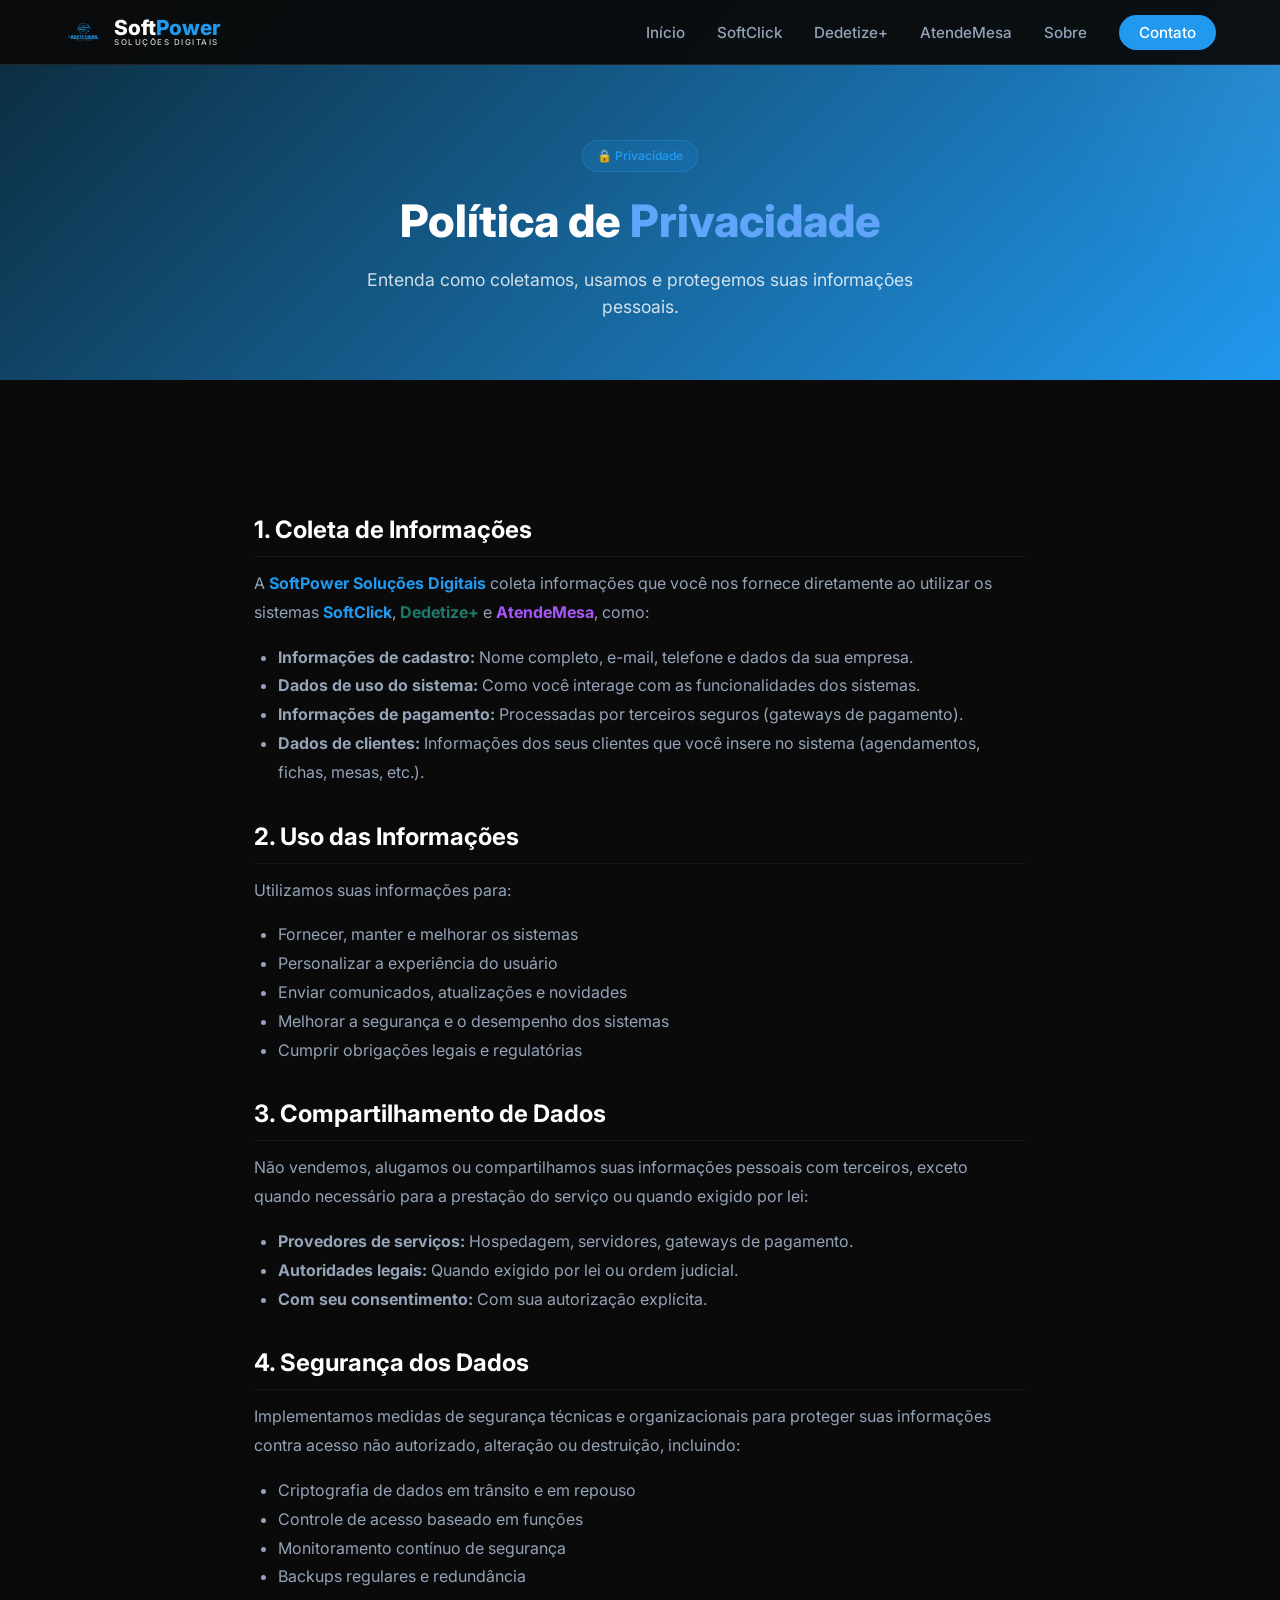
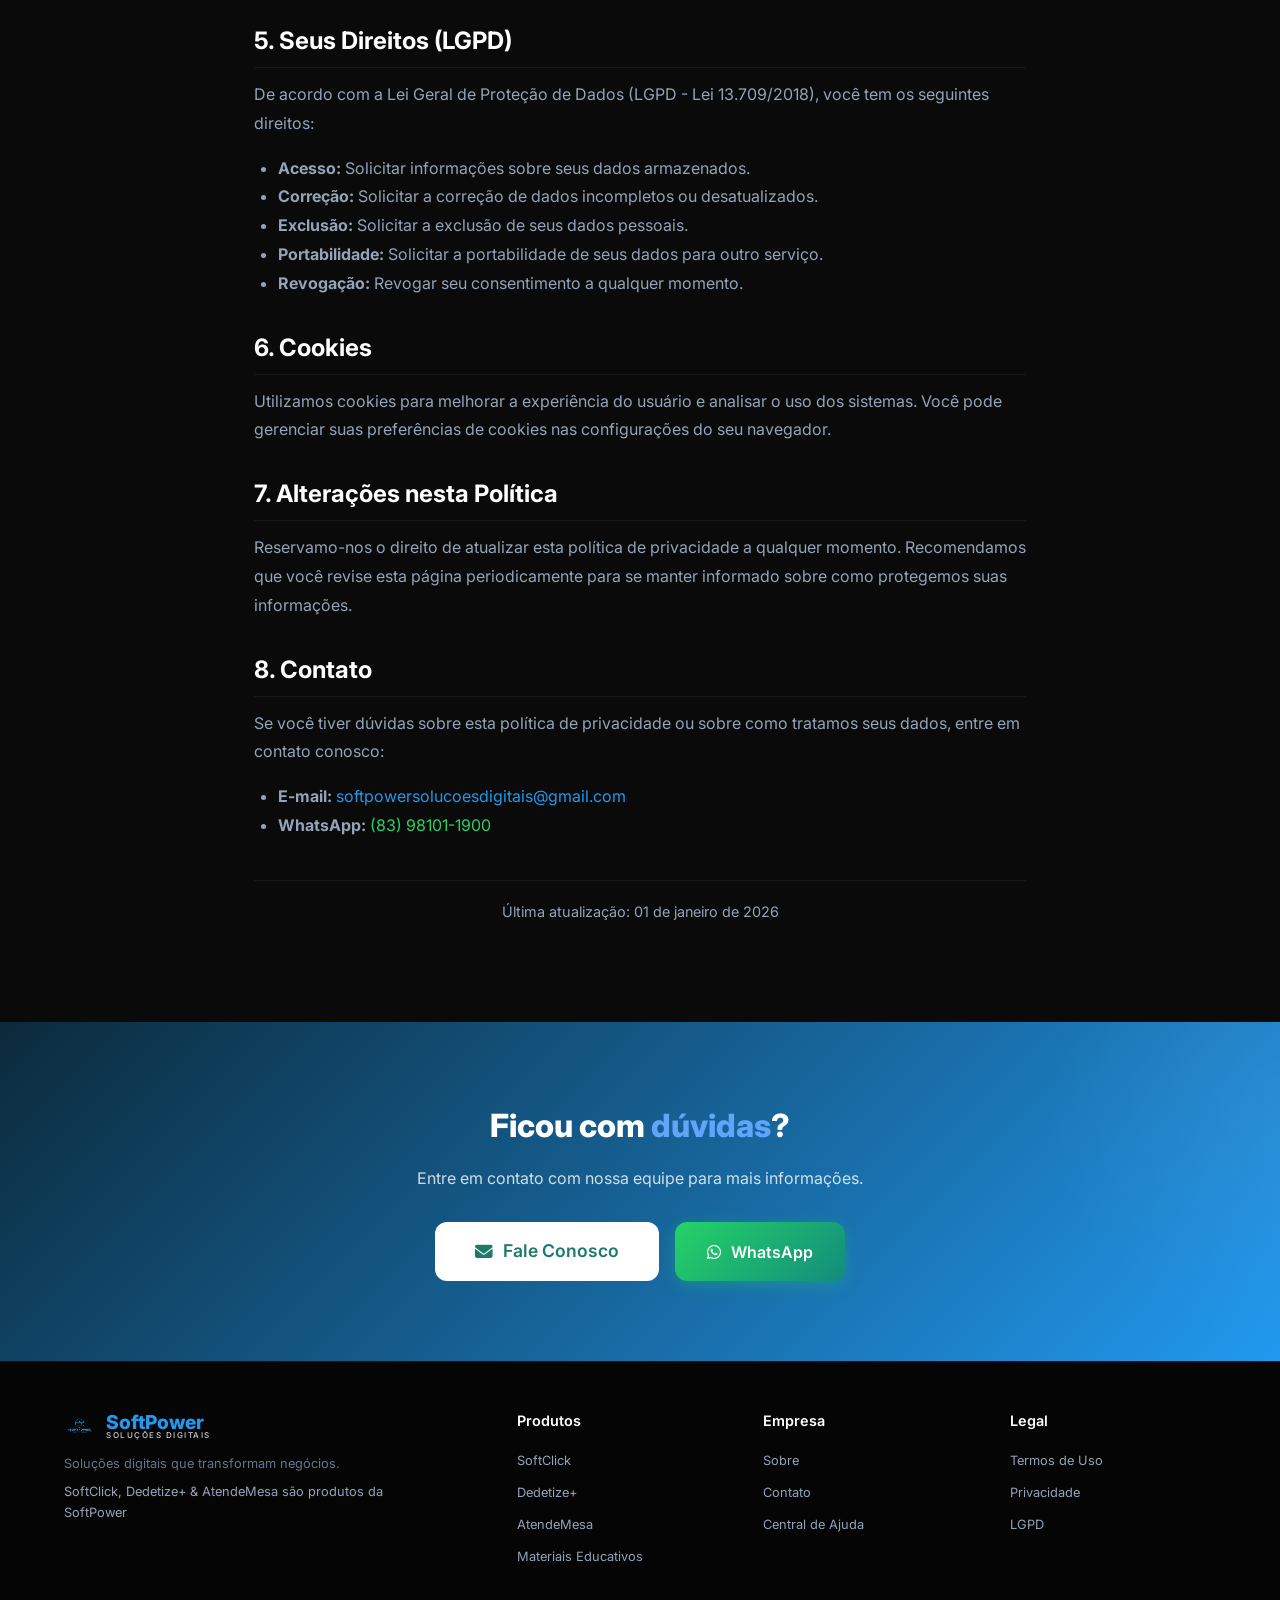
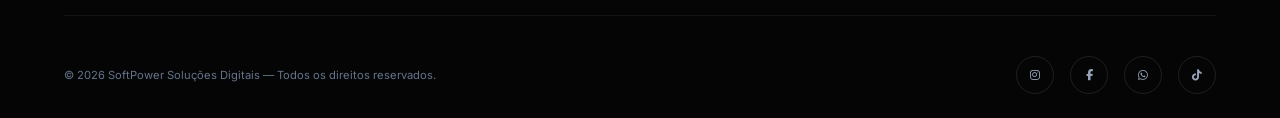
<file: privacidade.htm>
<!DOCTYPE html>
<html lang="pt-BR">

<head>
    <meta charset="UTF-8" />
    <meta name="viewport" content="width=device-width, initial-scale=1.0" />
    <meta name="description" content="Política de Privacidade da SoftPower Soluções Digitais - Entenda como coletamos, usamos e protegemos suas informações pessoais." />
    <meta name="keywords" content="política de privacidade, privacidade, dados, softpower, softclick, dedetize, atendemesa, lgpd" />
    <meta name="author" content="SoftPower Soluções Digitais" />

    <title>Política de Privacidade | SoftPower Soluções Digitais</title>

    <link rel="stylesheet" href="https://cdnjs.cloudflare.com/ajax/libs/font-awesome/6.5.0/css/all.min.css" />
    <link href="https://fonts.googleapis.com/css2?family=Inter:wght@300;400;500;600;700;800;900&display=swap"
        rel="stylesheet" />
    <link rel="stylesheet" href="style.css" />
    <link rel="icon" type="image/png" href="asstes/LOGO-SOFT.png" />
</head>

<body>

    <!-- ===== HEADER ===== -->
    <header class="header" id="header">
        <div class="container">
            <a href="index.html" class="logo">
                <span class="logo-icon">
                    <img src="asstes/LOGO-SOFT.png" alt="SoftPower Logo" />
                </span>
                <div class="logo-text-group">
                    <span class="logo-name">Soft<span>Power</span></span>
                    <span class="logo-subtitle">Soluções Digitais</span>
                </div>
            </a>

            <ul class="nav-links" id="navLinks">
                <li><a href="index.html">Início</a></li>
                <li><a href="softclick.html">SoftClick</a></li>
                <li><a href="dedetize.html">Dedetize+</a></li>
                <li><a href="atendemesa.html">AtendeMesa</a></li>
                <li><a href="sobre.html">Sobre</a></li>
                <li><a href="contato.html" class="nav-cta" style="background: #2199EF;">Contato</a></li>
            </ul>

            <button class="mobile-toggle" id="mobileToggle" aria-label="Menu">
                <span></span><span></span><span></span>
            </button>
        </div>
    </header>

    <!-- ===== HERO ===== -->
    <section class="page-hero" style="padding-top: 140px; background: linear-gradient(135deg, #0b2a3b 0%, #2199EF 100%);">
        <div class="container">
            <span class="badge-produto-hero softclick" style="display:inline-block; margin-bottom:16px;">🔒 Privacidade</span>
            <h1>Política de <span style="color:#60a5fa;">Privacidade</span></h1>
            <p>Entenda como coletamos, usamos e protegemos suas informações pessoais.</p>
        </div>
    </section>

    <!-- ===== CONTEÚDO LEGAL ===== -->
    <section class="section">
        <div class="container" style="max-width: 820px; margin: 0 auto;">

            <div class="legal-content" style="padding: 20px 0;">

                <h2 style="font-size:1.5rem; font-weight:700; color:var(--white); margin-top:32px; margin-bottom:12px; border-bottom:1px solid rgba(255,255,255,0.05); padding-bottom:8px;">
                    1. Coleta de Informações
                </h2>
                <p style="color:#94a3b8; line-height:1.8; margin-bottom:16px;">
                    A <strong style="color:#2199EF;">SoftPower Soluções Digitais</strong> coleta informações que você nos fornece diretamente ao utilizar os sistemas <strong style="color:#2199EF;">SoftClick</strong>, <strong style="color:#1d7a6b;">Dedetize+</strong> e <strong style="color:#a855f7;">AtendeMesa</strong>, como:
                </p>
                <ul style="color:#94a3b8; line-height:1.8; padding-left:24px; margin-bottom:16px;">
                    <li><strong>Informações de cadastro:</strong> Nome completo, e-mail, telefone e dados da sua empresa.</li>
                    <li><strong>Dados de uso do sistema:</strong> Como você interage com as funcionalidades dos sistemas.</li>
                    <li><strong>Informações de pagamento:</strong> Processadas por terceiros seguros (gateways de pagamento).</li>
                    <li><strong>Dados de clientes:</strong> Informações dos seus clientes que você insere no sistema (agendamentos, fichas, mesas, etc.).</li>
                </ul>

                <h2 style="font-size:1.5rem; font-weight:700; color:var(--white); margin-top:32px; margin-bottom:12px; border-bottom:1px solid rgba(255,255,255,0.05); padding-bottom:8px;">
                    2. Uso das Informações
                </h2>
                <p style="color:#94a3b8; line-height:1.8; margin-bottom:16px;">
                    Utilizamos suas informações para:
                </p>
                <ul style="color:#94a3b8; line-height:1.8; padding-left:24px; margin-bottom:16px;">
                    <li>Fornecer, manter e melhorar os sistemas</li>
                    <li>Personalizar a experiência do usuário</li>
                    <li>Enviar comunicados, atualizações e novidades</li>
                    <li>Melhorar a segurança e o desempenho dos sistemas</li>
                    <li>Cumprir obrigações legais e regulatórias</li>
                </ul>

                <h2 style="font-size:1.5rem; font-weight:700; color:var(--white); margin-top:32px; margin-bottom:12px; border-bottom:1px solid rgba(255,255,255,0.05); padding-bottom:8px;">
                    3. Compartilhamento de Dados
                </h2>
                <p style="color:#94a3b8; line-height:1.8; margin-bottom:16px;">
                    Não vendemos, alugamos ou compartilhamos suas informações pessoais com terceiros, exceto quando necessário para a prestação do serviço ou quando exigido por lei:
                </p>
                <ul style="color:#94a3b8; line-height:1.8; padding-left:24px; margin-bottom:16px;">
                    <li><strong>Provedores de serviços:</strong> Hospedagem, servidores, gateways de pagamento.</li>
                    <li><strong>Autoridades legais:</strong> Quando exigido por lei ou ordem judicial.</li>
                    <li><strong>Com seu consentimento:</strong> Com sua autorização explícita.</li>
                </ul>

                <h2 style="font-size:1.5rem; font-weight:700; color:var(--white); margin-top:32px; margin-bottom:12px; border-bottom:1px solid rgba(255,255,255,0.05); padding-bottom:8px;">
                    4. Segurança dos Dados
                </h2>
                <p style="color:#94a3b8; line-height:1.8; margin-bottom:16px;">
                    Implementamos medidas de segurança técnicas e organizacionais para proteger suas informações contra acesso não autorizado, alteração ou destruição, incluindo:
                </p>
                <ul style="color:#94a3b8; line-height:1.8; padding-left:24px; margin-bottom:16px;">
                    <li>Criptografia de dados em trânsito e em repouso</li>
                    <li>Controle de acesso baseado em funções</li>
                    <li>Monitoramento contínuo de segurança</li>
                    <li>Backups regulares e redundância</li>
                </ul>

                <h2 style="font-size:1.5rem; font-weight:700; color:var(--white); margin-top:32px; margin-bottom:12px; border-bottom:1px solid rgba(255,255,255,0.05); padding-bottom:8px;">
                    5. Seus Direitos (LGPD)
                </h2>
                <p style="color:#94a3b8; line-height:1.8; margin-bottom:16px;">
                    De acordo com a Lei Geral de Proteção de Dados (LGPD - Lei 13.709/2018), você tem os seguintes direitos:
                </p>
                <ul style="color:#94a3b8; line-height:1.8; padding-left:24px; margin-bottom:16px;">
                    <li><strong>Acesso:</strong> Solicitar informações sobre seus dados armazenados.</li>
                    <li><strong>Correção:</strong> Solicitar a correção de dados incompletos ou desatualizados.</li>
                    <li><strong>Exclusão:</strong> Solicitar a exclusão de seus dados pessoais.</li>
                    <li><strong>Portabilidade:</strong> Solicitar a portabilidade de seus dados para outro serviço.</li>
                    <li><strong>Revogação:</strong> Revogar seu consentimento a qualquer momento.</li>
                </ul>

                <h2 style="font-size:1.5rem; font-weight:700; color:var(--white); margin-top:32px; margin-bottom:12px; border-bottom:1px solid rgba(255,255,255,0.05); padding-bottom:8px;">
                    6. Cookies
                </h2>
                <p style="color:#94a3b8; line-height:1.8; margin-bottom:16px;">
                    Utilizamos cookies para melhorar a experiência do usuário e analisar o uso dos sistemas. Você pode gerenciar suas preferências de cookies nas configurações do seu navegador.
                </p>

                <h2 style="font-size:1.5rem; font-weight:700; color:var(--white); margin-top:32px; margin-bottom:12px; border-bottom:1px solid rgba(255,255,255,0.05); padding-bottom:8px;">
                    7. Alterações nesta Política
                </h2>
                <p style="color:#94a3b8; line-height:1.8; margin-bottom:16px;">
                    Reservamo-nos o direito de atualizar esta política de privacidade a qualquer momento. Recomendamos que você revise esta página periodicamente para se manter informado sobre como protegemos suas informações.
                </p>

                <h2 style="font-size:1.5rem; font-weight:700; color:var(--white); margin-top:32px; margin-bottom:12px; border-bottom:1px solid rgba(255,255,255,0.05); padding-bottom:8px;">
                    8. Contato
                </h2>
                <p style="color:#94a3b8; line-height:1.8; margin-bottom:16px;">
                    Se você tiver dúvidas sobre esta política de privacidade ou sobre como tratamos seus dados, entre em contato conosco:
                </p>
                <ul style="color:#94a3b8; line-height:1.8; padding-left:24px; margin-bottom:16px;">
                    <li><strong>E-mail:</strong> <a href="mailto:softpowersolucoesdigitais@gmail.com" style="color:#2199EF; text-decoration:none;">softpowersolucoesdigitais@gmail.com</a></li>
                    <li><strong>WhatsApp:</strong> <a href="https://wa.me/5583981011900" target="_blank" style="color:#25D366; text-decoration:none;">(83) 98101-1900</a></li>
                </ul>

                <div class="last-update" style="color:var(--gray-400); font-size:0.9rem; margin-top:40px; padding-top:20px; border-top:1px solid rgba(255,255,255,0.05); text-align:center;">
                    Última atualização: 01 de janeiro de 2026
                </div>

            </div>
        </div>
    </section>

    <!-- ===== CTA ===== -->
    <section class="cta-section" style="background: linear-gradient(135deg, #0b2a3b, #2199EF);">
        <div class="container">
            <h2 class="fade-up">Ficou com <span style="color:#60a5fa;">dúvidas</span>?</h2>
            <p class="fade-up delay-1">Entre em contato com nossa equipe para mais informações.</p>
            <div class="btn-group fade-up delay-2">
                <a href="contato.html" class="btn btn-white btn-lg">
                    <i class="fas fa-envelope"></i> Fale Conosco
                </a>
                <a href="https://wa.me/5583981011900" target="_blank" class="btn" style="background: linear-gradient(135deg, #25D366, #128C7E); color:white; box-shadow: 0 4px 15px rgba(37,211,102,0.3);">
                    <i class="fab fa-whatsapp"></i> WhatsApp
                </a>
            </div>
        </div>
    </section>

    <!-- ===== FOOTER ===== -->
    <footer class="footer">
        <div class="container">
            <div class="footer-grid">
                <div class="footer-brand">
                    <a href="index.html" class="logo">
                        <span class="logo-icon" style="width:32px;height:32px;">
                            <img src="asstes/LOGO-SOFT.png" alt="SoftPower Logo" />
                        </span>
                        <div class="logo-text-group">
                            <span class="logo-name" style="font-size:1.2rem;">Soft<span>Power</span></span>
                            <span class="logo-subtitle" style="font-size:0.5rem;">Soluções Digitais</span>
                        </div>
                    </a>
                    <p>Soluções digitais que transformam negócios.</p>
                    <p style="margin-top: 8px; font-size: 0.8rem; color: var(--gray-400);">
                        SoftClick, Dedetize+ &amp; AtendeMesa são produtos da SoftPower
                    </p>
                </div>
                <div>
                    <h4>Produtos</h4>
                    <ul>
                        <li><a href="softclick.html">SoftClick</a></li>
                        <li><a href="dedetize.html">Dedetize+</a></li>
                        <li><a href="atendemesa.html">AtendeMesa</a></li>
                        <li><a href="educacao.html">Materiais Educativos</a></li>
                    </ul>
                </div>
                <div>
                    <h4>Empresa</h4>
                    <ul>
                        <li><a href="sobre.html">Sobre</a></li>
                        <li><a href="contato.html">Contato</a></li>
                        <li><a href="ajuda.html">Central de Ajuda</a></li>
                    </ul>
                </div>
                <div>
                    <h4>Legal</h4>
                    <ul>
                        <li><a href="termos.html">Termos de Uso</a></li>
                        <li><a href="privacidade.htm">Privacidade</a></li>
                        <li><a href="lgpd.html">LGPD</a></li>
                    </ul>
                </div>
            </div>
            <div class="footer-bottom">
                <span>&copy; 2026 SoftPower Soluções Digitais — Todos os direitos reservados.</span>
                <div class="footer-socials">
                    <a href="https://www.instagram.com/softpower.solucoes" aria-label="Instagram"><i class="fab fa-instagram"></i></a>
                    <a href="https://www.facebook.com/profile.php?id=61593099233240&sk=directory_links" aria-label="Facebook"><i class="fab fa-facebook-f"></i></a>
                    <a href="https://wa.me/5583981011900?text=Olá%20SoftPower!%20Gostaria%20de%20mais%20informações%20sobre%20os%20produtos." aria-label="WhatsApp"><i class="fab fa-whatsapp"></i></a>
                    <a href="https://www.tiktok.com/@softpower.digitais" aria-label="TikTok"><i class="fab fa-tiktok"></i></a>
                </div>
            </div>
        </div>
    </footer>

    <script src="script.js"></script>
</body>

</html>
</file>
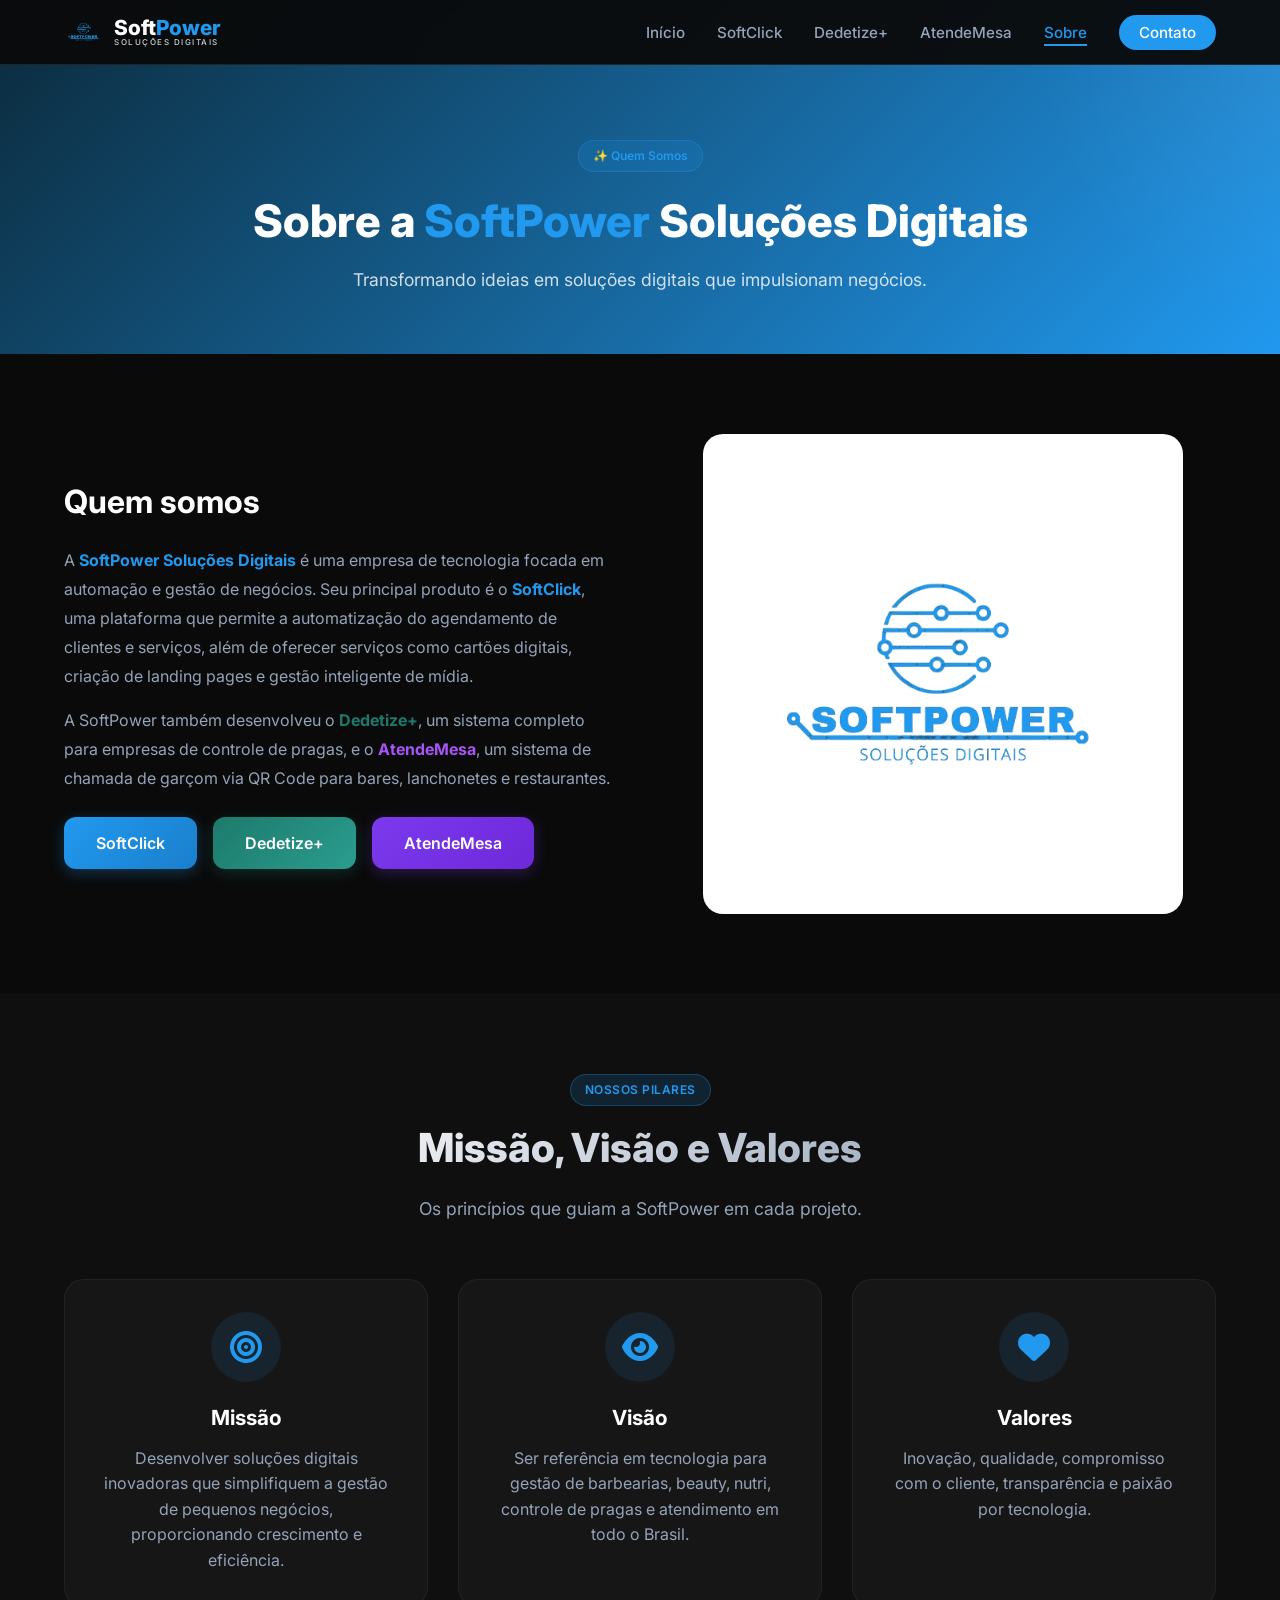
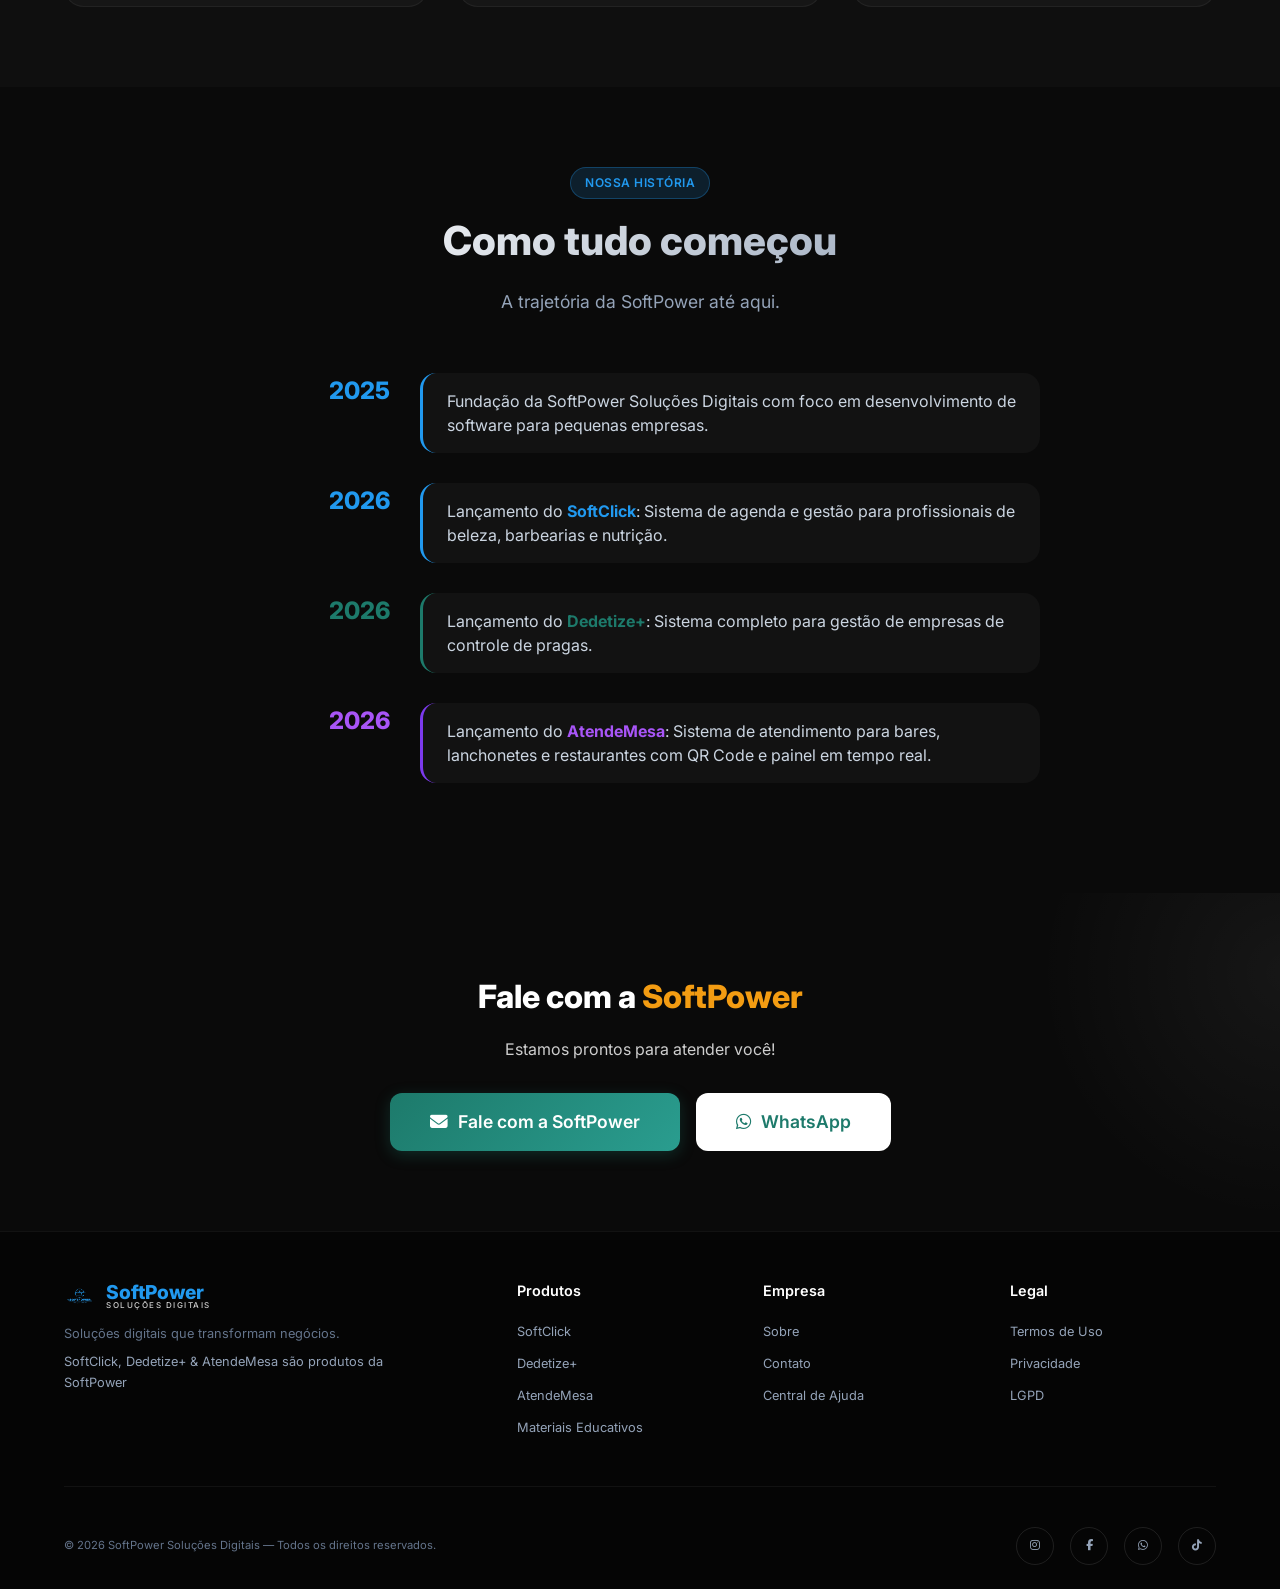
<file: sobre.html>
<!DOCTYPE html>
<html lang="pt-BR">

<head>
    <meta charset="UTF-8">
    <meta name="viewport" content="width=device-width, initial-scale=1.0, user-scalable=yes">
    <meta name="description"
        content="Conheça a SoftPower Soluções Digitais, empresa criadora do SoftClick, Dedetize+ e AtendeMesa.">
    <meta name="keywords" content="SoftPower, soluções digitais, softclick, dedetize, atendemesa, tecnologia">
    <meta name="author" content="SoftPower Soluções Digitais">
    <title>Sobre a SoftPower | SoftPower Soluções Digitais</title>

    <link href="https://fonts.googleapis.com/css2?family=Inter:wght@300;400;500;600;700;800;900&display=swap"
        rel="stylesheet">
    <link rel="stylesheet" href="https://cdnjs.cloudflare.com/ajax/libs/font-awesome/6.5.0/css/all.min.css">
    <link rel="stylesheet" href="style.css">
    <link rel="icon" type="image/png" href="asstes/LOGO-SOFT.png">
</head>

<body>

    <!-- ===== HEADER ===== -->
    <header class="header" id="header">
        <div class="container">
            <a href="index.html" class="logo">
                <span class="logo-icon">
                    <img src="asstes/LOGO-SOFT.png" alt="SoftPower Logo" />
                </span>
                <div class="logo-text-group">
                    <span class="logo-name">Soft<span>Power</span></span>
                    <span class="logo-subtitle">Soluções Digitais</span>
                </div>
            </a>

            <ul class="nav-links" id="navLinks">
                <li><a href="index.html">Início</a></li>
                <li><a href="softclick.html">SoftClick</a></li>
                <li><a href="dedetize.html">Dedetize+</a></li>
                <li><a href="atendemesa.html">AtendeMesa</a></li>
                <li><a href="sobre.html" class="active">Sobre</a></li>
                <li><a href="contato.html" class="nav-cta" style="background: #2199EF;">Contato</a></li>
            </ul>

            <button class="mobile-toggle" id="mobileToggle" aria-label="Menu">
                <span></span><span></span><span></span>
            </button>
        </div>
    </header>

    <!-- ===== SOBRE HERO ===== -->
    <section class="page-hero" style="padding-top: 140px;">
        <div class="container">
            <span class="badge-produto-hero softclick" style="display:inline-block; margin-bottom:16px;">✨ Quem Somos</span>
            <h1>Sobre a <span style="color:#2199EF;">SoftPower</span> Soluções Digitais</h1>
            <p>Transformando ideias em soluções digitais que impulsionam negócios.</p>
        </div>
    </section>

    <!-- ===== SOBRE CONTEÚDO ===== -->
    <section class="section">
        <div class="container">
            <div class="about-grid" style="display:grid; grid-template-columns:1fr 1fr; gap:60px; align-items:center;">
                <div class="about-text">
                    <h2 style="font-size:2rem; font-weight:700; color:var(--white); margin-bottom:20px;">
                        Quem somos
                    </h2>
                    <p style="color:#94a3b8; line-height:1.8; margin-bottom:16px;">
                        A <strong style="color:#2199EF;">SoftPower Soluções Digitais</strong> é uma empresa de tecnologia
                        focada em automação e gestão de negócios. Seu principal produto é o
                        <strong style="color:#2199EF;">SoftClick</strong>, uma plataforma que permite a automatização do
                        agendamento de clientes e serviços, além de oferecer serviços como cartões digitais, criação de
                        landing pages e gestão inteligente de mídia.
                    </p>
                    <p style="color:#94a3b8; line-height:1.8;">
                        A SoftPower também desenvolveu o <strong style="color:#1d7a6b;">Dedetize+</strong>, um sistema
                        completo para empresas de controle de pragas, e o <strong style="color:#a855f7;">AtendeMesa</strong>,
                        um sistema de chamada de garçom via QR Code para bares, lanchonetes e restaurantes.
                    </p>
                    <div style="margin-top:24px; display:flex; gap:16px; flex-wrap:wrap;">
                        <a href="softclick.html" class="btn btn-primary">SoftClick</a>
                        <a href="dedetize.html" class="btn btn-dedetize">Dedetize+</a>
                        <a href="atendemesa.html" class="btn btn-atendemesa">AtendeMesa</a>
                    </div>
                </div>
                <div class="about-image" style="display:flex; justify-content:center; align-items:center;">
                    <div class="system-image-wrapper" style="max-width:480px; width:100%;">
                        <div class="image-container" style="background:var(--white); border-radius:20px; overflow:hidden;">
                            <img src="asstes/LOGO-SOFT.png" alt="SoftPower Logo"
                                style="width:100%; height:auto; display:block; padding:40px;"
                                onerror="this.src='https://placehold.co/480x400/0b2a3b/2199EF?text=SoftPower'">
                        </div>
                    </div>
                </div>
            </div>
        </div>
    </section>

    <!-- ===== MISSÃO, VISÃO, VALORES ===== -->
    <section class="section section-alt">
        <div class="container">
            <div class="section-header fade-up">
                <span class="label index">Nossos Pilares</span>
                <h2>Missão, Visão e <span>Valores</span></h2>
                <p>Os princípios que guiam a SoftPower em cada projeto.</p>
            </div>

            <div class="mvv-grid" style="display:grid; grid-template-columns:repeat(3,1fr); gap:30px; margin-top:20px;">
                <div class="mvv-card" style="background:rgba(255,255,255,0.03); border:1px solid rgba(255,255,255,0.05); border-radius:20px; padding:32px; text-align:center; transition:var(--transition);">
                    <div class="mvv-icon" style="width:70px; height:70px; background:rgba(33,153,239,0.1); border-radius:50%; display:flex; align-items:center; justify-content:center; margin:0 auto 20px; font-size:2rem; color:#2199EF;">
                        <i class="fa-solid fa-bullseye"></i>
                    </div>
                    <h3 style="font-size:1.3rem; font-weight:700; color:var(--white); margin-bottom:12px;">Missão</h3>
                    <p style="color:#94a3b8; line-height:1.6;">Desenvolver soluções digitais inovadoras que simplifiquem a gestão de pequenos negócios, proporcionando crescimento e eficiência.</p>
                </div>

                <div class="mvv-card" style="background:rgba(255,255,255,0.03); border:1px solid rgba(255,255,255,0.05); border-radius:20px; padding:32px; text-align:center; transition:var(--transition);">
                    <div class="mvv-icon" style="width:70px; height:70px; background:rgba(33,153,239,0.1); border-radius:50%; display:flex; align-items:center; justify-content:center; margin:0 auto 20px; font-size:2rem; color:#2199EF;">
                        <i class="fa-solid fa-eye"></i>
                    </div>
                    <h3 style="font-size:1.3rem; font-weight:700; color:var(--white); margin-bottom:12px;">Visão</h3>
                    <p style="color:#94a3b8; line-height:1.6;">Ser referência em tecnologia para gestão de barbearias, beauty, nutri, controle de pragas e atendimento em todo o Brasil.</p>
                </div>

                <div class="mvv-card" style="background:rgba(255,255,255,0.03); border:1px solid rgba(255,255,255,0.05); border-radius:20px; padding:32px; text-align:center; transition:var(--transition);">
                    <div class="mvv-icon" style="width:70px; height:70px; background:rgba(33,153,239,0.1); border-radius:50%; display:flex; align-items:center; justify-content:center; margin:0 auto 20px; font-size:2rem; color:#2199EF;">
                        <i class="fa-solid fa-heart"></i>
                    </div>
                    <h3 style="font-size:1.3rem; font-weight:700; color:var(--white); margin-bottom:12px;">Valores</h3>
                    <p style="color:#94a3b8; line-height:1.6;">Inovação, qualidade, compromisso com o cliente, transparência e paixão por tecnologia.</p>
                </div>
            </div>
        </div>
    </section>

    <!-- ===== HISTÓRIA ===== -->
    <section class="section">
        <div class="container">
            <div class="section-header fade-up">
                <span class="label index">Nossa História</span>
                <h2>Como tudo <span>começou</span></h2>
                <p>A trajetória da SoftPower até aqui.</p>
            </div>

            <div class="timeline" style="max-width:800px; margin:0 auto; position:relative;">
                <div class="timeline-item" style="display:flex; gap:30px; margin-bottom:30px; position:relative;">
                    <div class="timeline-year" style="width:150px; font-size:1.5rem; font-weight:800; color:#2199EF; text-align:right;">2025</div>
                    <div class="timeline-text" style="flex:1; background:rgba(255,255,255,0.03); padding:16px 24px; border-radius:16px; color:#cbd5e1; border-left:3px solid #2199EF;">
                        Fundação da SoftPower Soluções Digitais com foco em desenvolvimento de software para pequenas empresas.
                    </div>
                </div>
                <div class="timeline-item" style="display:flex; gap:30px; margin-bottom:30px; position:relative;">
                    <div class="timeline-year" style="width:150px; font-size:1.5rem; font-weight:800; color:#2199EF; text-align:right;">2026</div>
                    <div class="timeline-text" style="flex:1; background:rgba(255,255,255,0.03); padding:16px 24px; border-radius:16px; color:#cbd5e1; border-left:3px solid #2199EF;">
                        Lançamento do <strong style="color:#2199EF;">SoftClick</strong>: Sistema de agenda e gestão para profissionais de beleza, barbearias e nutrição.
                    </div>
                </div>
                <div class="timeline-item" style="display:flex; gap:30px; margin-bottom:30px; position:relative;">
                    <div class="timeline-year" style="width:150px; font-size:1.5rem; font-weight:800; color:#1d7a6b; text-align:right;">2026</div>
                    <div class="timeline-text" style="flex:1; background:rgba(255,255,255,0.03); padding:16px 24px; border-radius:16px; color:#cbd5e1; border-left:3px solid #1d7a6b;">
                        Lançamento do <strong style="color:#1d7a6b;">Dedetize+</strong>: Sistema completo para gestão de empresas de controle de pragas.
                    </div>
                </div>
                <div class="timeline-item" style="display:flex; gap:30px; margin-bottom:30px; position:relative;">
                    <div class="timeline-year" style="width:150px; font-size:1.5rem; font-weight:800; color:#a855f7; text-align:right;">2026</div>
                    <div class="timeline-text" style="flex:1; background:rgba(255,255,255,0.03); padding:16px 24px; border-radius:16px; color:#cbd5e1; border-left:3px solid #7c3aed;">
                        Lançamento do <strong style="color:#a855f7;">AtendeMesa</strong>: Sistema de atendimento para bares, lanchonetes e restaurantes com QR Code e painel em tempo real.
                    </div>
                </div>
            </div>
        </div>
    </section>

    <!-- ===== CONTATO ===== -->
    <section class="cta-section" id="contato">
        <div class="container">
            <h2 class="fade-up">Fale com a <span style="color:#f39c12;">SoftPower</span></h2>
            <p class="fade-up delay-1">Estamos prontos para atender você!</p>
            <div class="btn-group fade-up delay-2">
                <a href="contato.html" class="btn btn-accent btn-lg">
                    <i class="fas fa-envelope"></i> Fale com a SoftPower
                </a>
                <a href="https://wa.me/5583981011900?text=Olá%20SoftPower!%20Gostaria%20de%20mais%20informações%20sobre%20os%20produtos." target="_blank" class="btn btn-white btn-lg">
                    <i class="fab fa-whatsapp"></i> WhatsApp
                </a>
            </div>
        </div>
    </section>

    <!-- ===== FOOTER ===== -->
    <footer class="footer">
        <div class="container">
            <div class="footer-grid">
                <div class="footer-brand">
                    <a href="index.html" class="logo">
                        <span class="logo-icon" style="width:32px;height:32px;">
                            <img src="asstes/LOGO-SOFT.png" alt="SoftPower Logo" />
                        </span>
                        <div class="logo-text-group">
                            <span class="logo-name" style="font-size:1.2rem;">Soft<span>Power</span></span>
                            <span class="logo-subtitle" style="font-size:0.5rem;">Soluções Digitais</span>
                        </div>
                    </a>
                    <p>Soluções digitais que transformam negócios.</p>
                    <p style="margin-top: 8px; font-size: 0.8rem; color: var(--gray-400);">
                        SoftClick, Dedetize+ &amp; AtendeMesa são produtos da SoftPower
                    </p>
                </div>
                <div>
                    <h4>Produtos</h4>
                    <ul>
                        <li><a href="softclick.html">SoftClick</a></li>
                        <li><a href="dedetize.html">Dedetize+</a></li>
                        <li><a href="atendemesa.html">AtendeMesa</a></li>
                        <li><a href="educacao.html">Materiais Educativos</a></li>
                    </ul>
                </div>
                <div>
                    <h4>Empresa</h4>
                    <ul>
                        <li><a href="sobre.html">Sobre</a></li>
                        <li><a href="contato.html">Contato</a></li>
                        <li><a href="ajuda.html">Central de Ajuda</a></li>
                    </ul>
                </div>
                <div>
                    <h4>Legal</h4>
                    <ul>
                        <li><a href="termos.html">Termos de Uso</a></li>
                        <li><a href="privacidade.htm">Privacidade</a></li>
                        <li><a href="lgpd.html">LGPD</a></li>
                    </ul>
                </div>
            </div>
            <div class="footer-bottom">
                <span>&copy; 2026 SoftPower Soluções Digitais — Todos os direitos reservados.</span>
                <div class="footer-socials">
                    <a href="https://www.instagram.com/softpower.solucoes" aria-label="Instagram"><i class="fab fa-instagram"></i></a>
                    <a href="https://www.facebook.com/profile.php?id=61593099233240&sk=directory_links" aria-label="Facebook"><i class="fab fa-facebook-f"></i></a>
                    <a href="https://wa.me/5583981011900?text=Olá%20SoftPower!%20Gostaria%20de%20mais%20informações%20sobre%20os%20produtos." aria-label="WhatsApp"><i class="fab fa-whatsapp"></i></a>
                    <a href="https://www.tiktok.com/@softpower.digitais" aria-label="TikTok"><i class="fab fa-tiktok"></i></a>
                </div>
            </div>
        </div>
    </footer>

    <script src="script.js"></script>
</body>

</html>
</file>
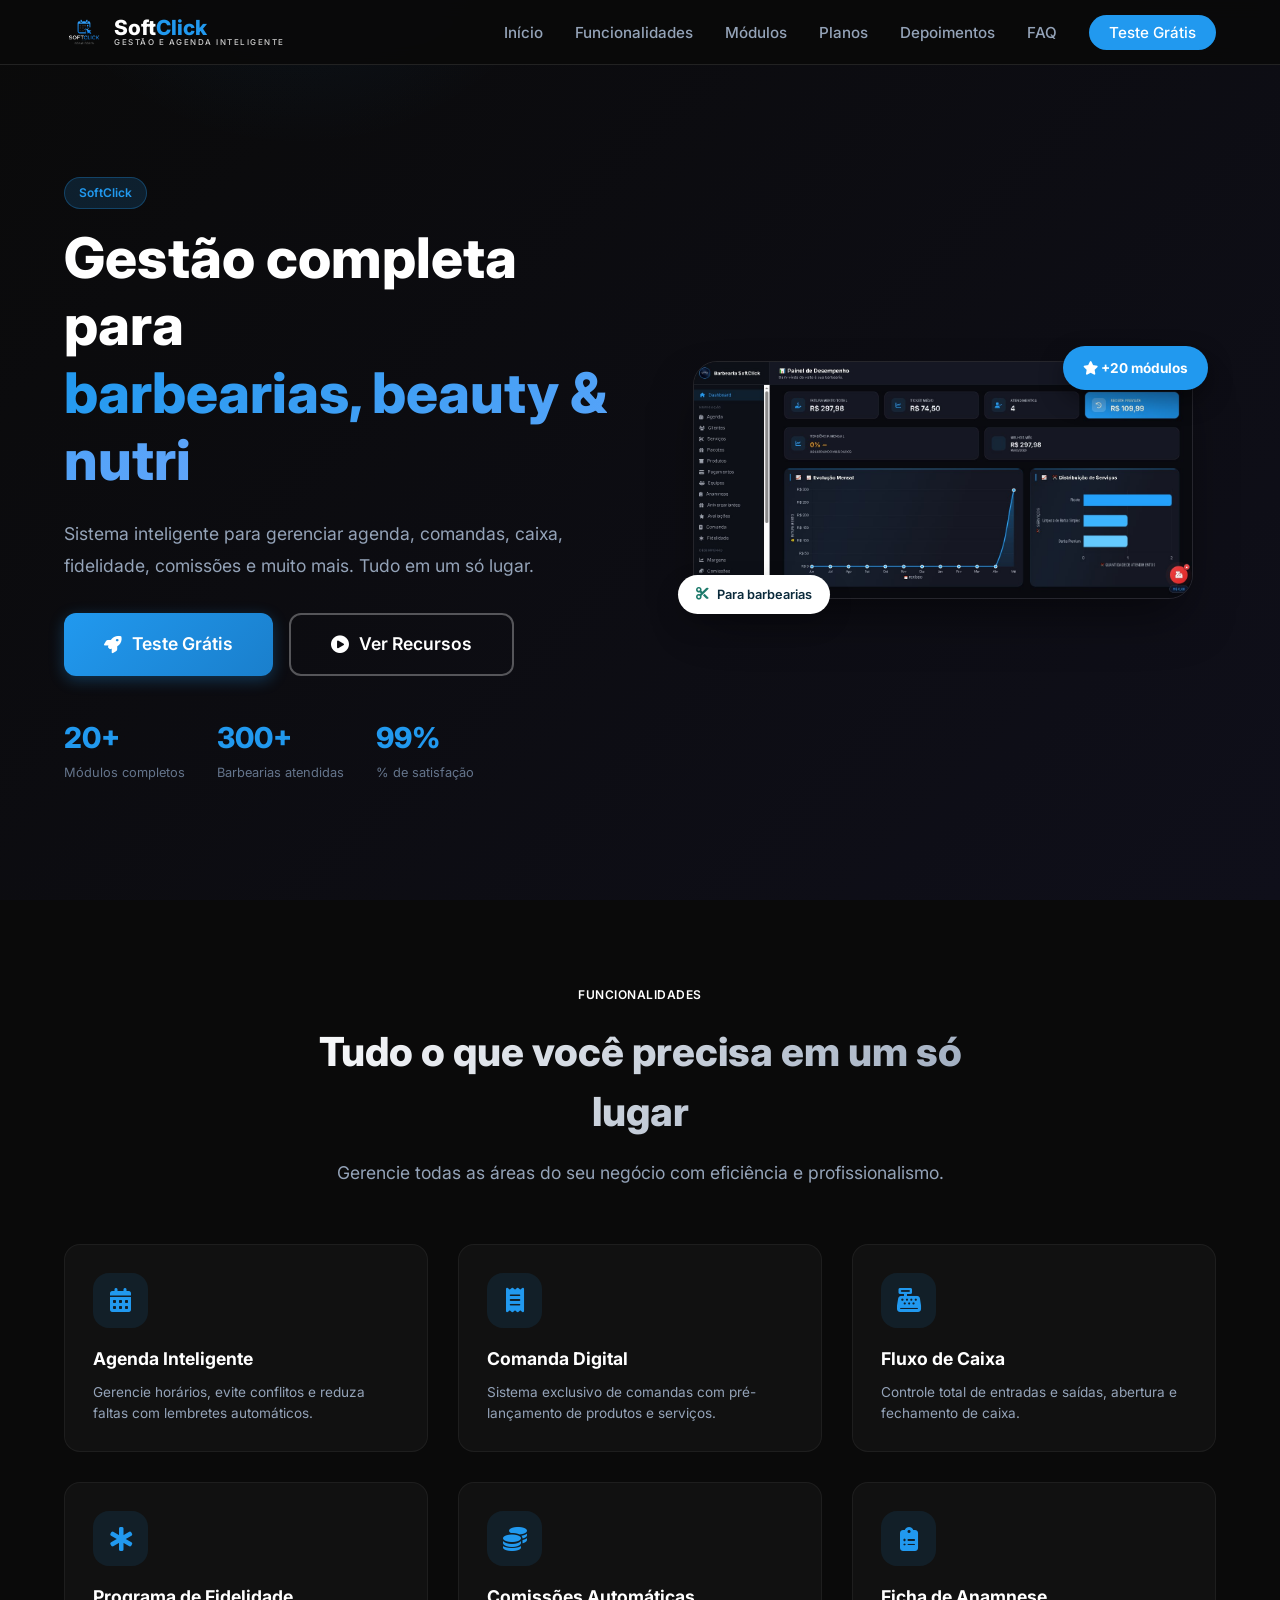
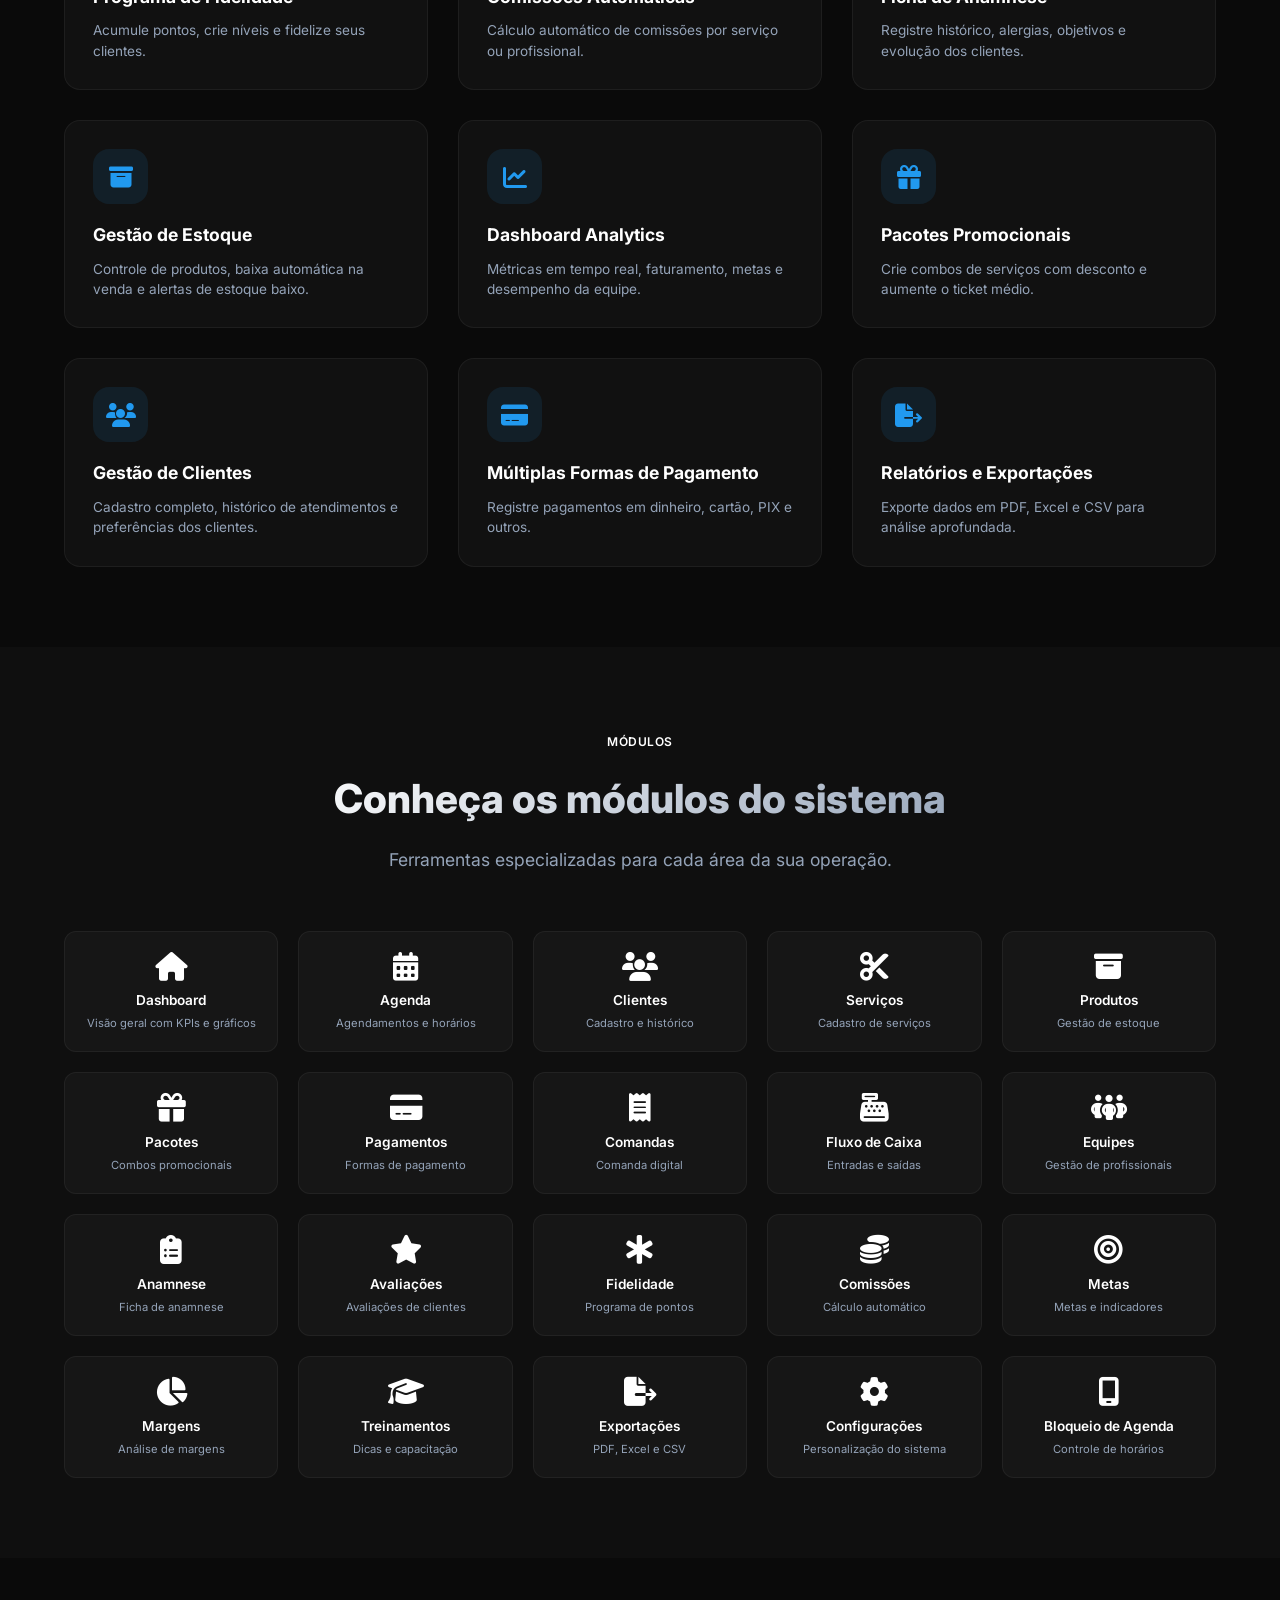
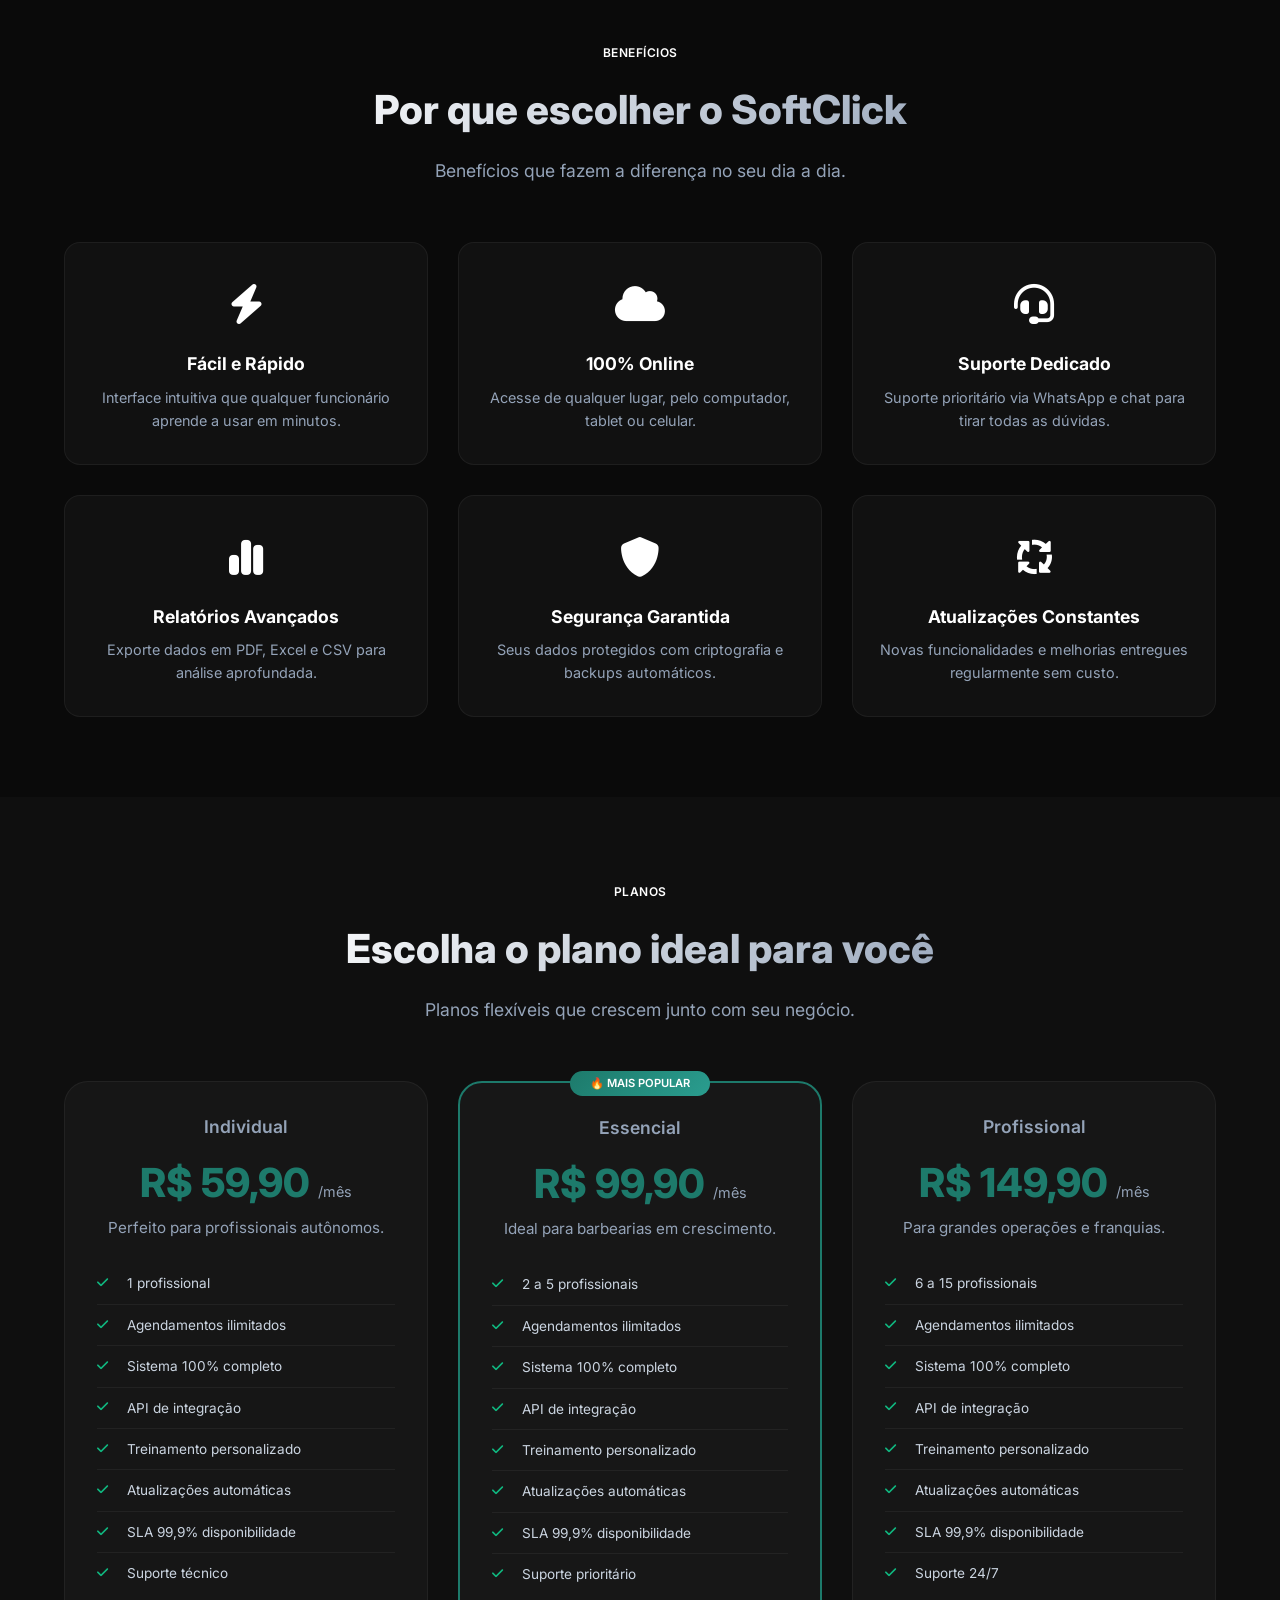
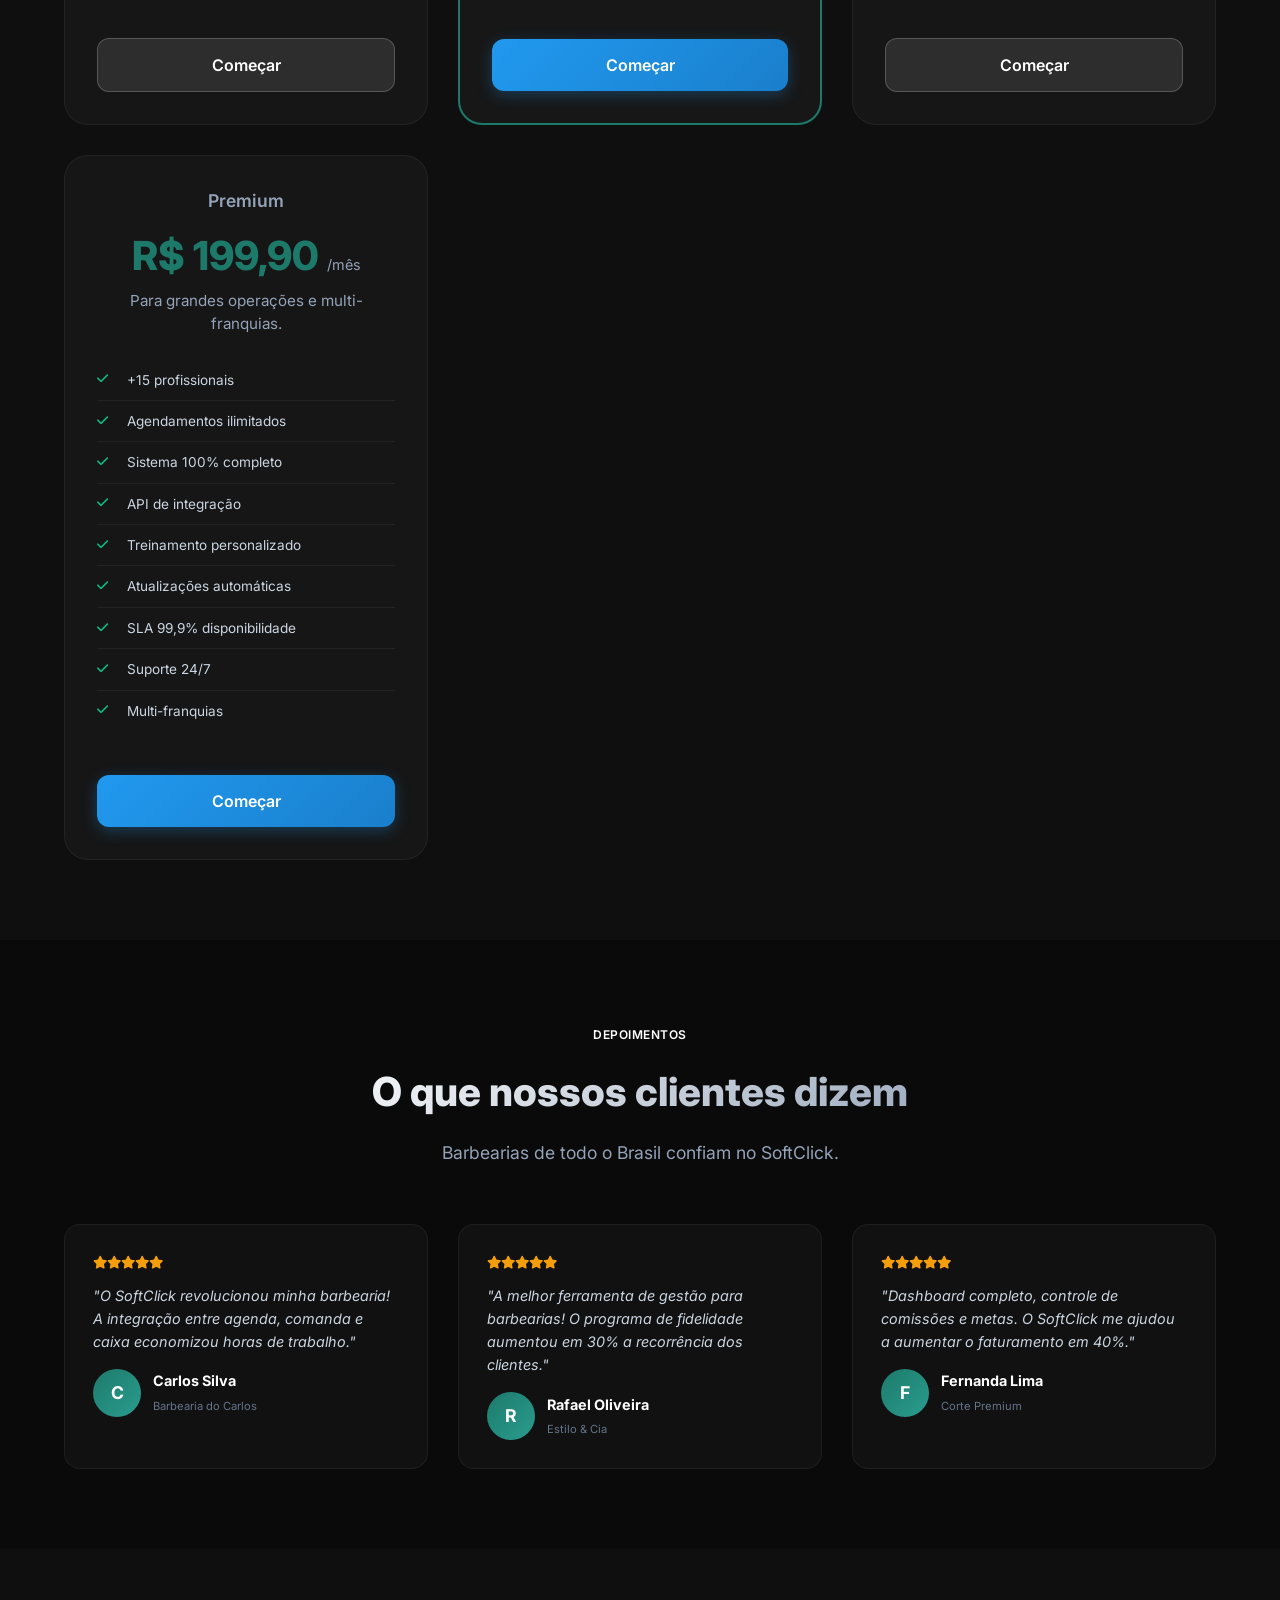
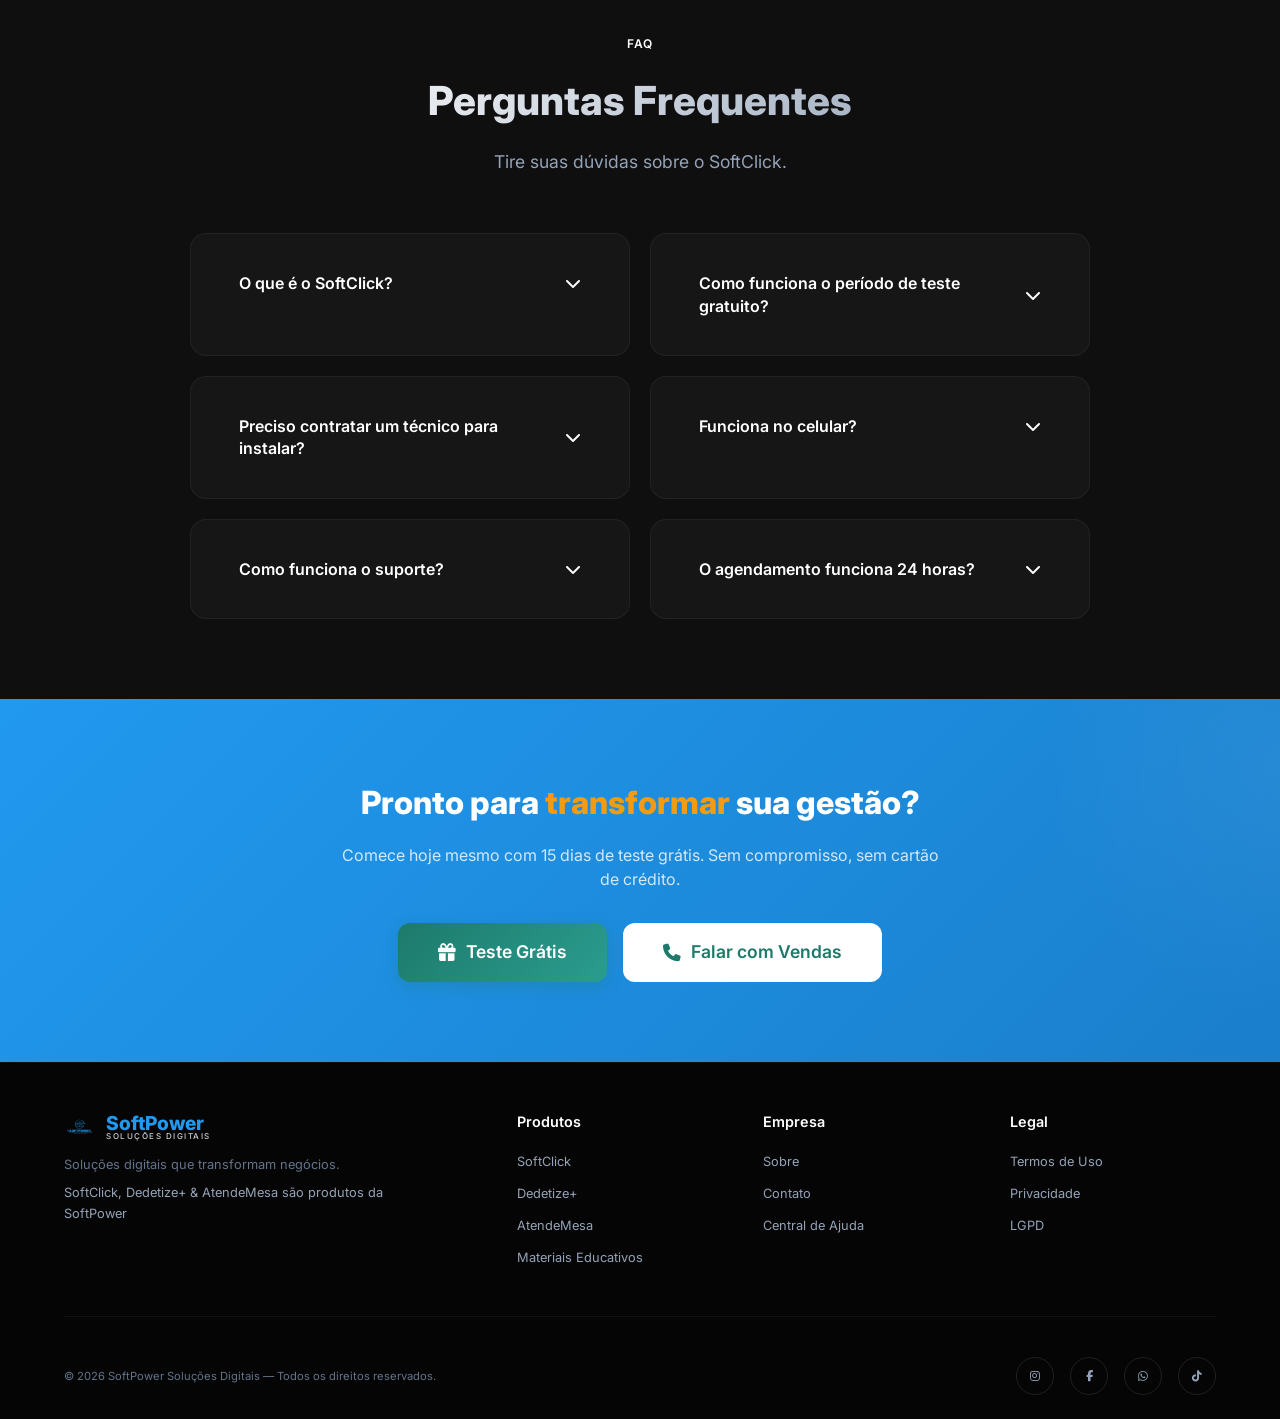
<file: softclick.html>
<!DOCTYPE html>
<html lang="pt-BR">

<head>
    <meta charset="UTF-8" />
    <meta name="viewport" content="width=device-width, initial-scale=1.0" />
    <title>SoftClick | Gestão para Barbearias, Studio de beleza e Nutri - SoftPower</title>

    <link rel="stylesheet" href="https://cdnjs.cloudflare.com/ajax/libs/font-awesome/6.5.0/css/all.min.css" />
    <link href="https://fonts.googleapis.com/css2?family=Inter:wght@300;400;500;600;700;800;900&display=swap"
        rel="stylesheet" />
    <link rel="stylesheet" href="style.css" />
    <link rel="icon" type="image/png" href="asstes/LOGO-SOFT.png" />
</head>

<body>

    <!-- ===== HEADER ===== -->
    <header class="header" id="header">
        <div class="container">
            <a href="index.html" class="logo">
                <span class="logo-icon">
                    <img src="asstes/softclick-logo1.png" alt="SoftPower Logo" />
                </span>
                <div class="logo-text-group">
                    <span class="logo-name">Soft<span>Click</span></span>
                    <span class="logo-subtitle">Gestão e Agenda Inteligente</span>
                </div>
            </a>

            <ul class="nav-links" id="navLinks">
                <li><a href="index.html">Início</a></li>
                <li><a href="#funcionalidades">Funcionalidades</a></li>
                <li><a href="#modulos">Módulos</a></li>
                <li><a href="#planos">Planos</a></li>
                <li><a href="#depoimentos">Depoimentos</a></li>
                <li><a href="#faq">FAQ</a></li>
                <li><a href="contato.html" class="nav-cta softclick">Teste Grátis</a></li>
            </ul>

            <button class="mobile-toggle" id="mobileToggle" aria-label="Menu">
                <span></span><span></span><span></span>
            </button>
        </div>
    </header>

    <!-- ===== HERO SOFTCLICK ===== -->
    <section class="hero hero-softclick" id="hero">
        <div class="container">
            <div class="hero-content">
                <span class="badge-produto-hero softclick">SoftClick</span>
                <h1>
                    Gestão completa para<br />
                    <span class="highlight">barbearias, beauty &amp; nutri</span>
                </h1>
                <p>
                    Sistema inteligente para gerenciar agenda, comandas, caixa, fidelidade,
                    comissões e muito mais. Tudo em um só lugar.
                </p>
                <div class="hero-buttons">
                    <a href="contato.html" class="btn btn-primary btn-lg">
                        <i class="fas fa-rocket"></i> Teste Grátis
                    </a>
                    <a href="#funcionalidades" class="btn btn-outline btn-lg">
                        <i class="fas fa-play-circle"></i> Ver Recursos
                    </a>
                </div>
                <div class="hero-stats">
                    <div class="stat-item">
                        <span class="stat-number" data-count="20">0</span>
                        <span class="stat-label">Módulos completos</span>
                    </div>
                    <div class="stat-item">
                        <span class="stat-number" data-count="300">0</span>
                        <span class="stat-label">Barbearias atendidas</span>
                    </div>
                    <div class="stat-item">
                        <span class="stat-number" data-count="99">0</span>
                        <span class="stat-label">% de satisfação</span>
                    </div>
                </div>
            </div>

            <div class="hero-image">
                <div class="image-stack">
                    <img src="asstes/landing-hero.jpg" alt="SoftClick Dashboard" class="main-image"
                        onerror="this.src='https://placehold.co/500x400/0b2a3b/2a9d8f?text=SoftClick+Dashboard'">
                    <div class="badge-top" style="background: linear-gradient(135deg, #2199EF, #2199EF);">
                        <i class="fas fa-star"></i> +20 módulos
                    </div>
                    <div class="badge-bottom">
                        <i class="fas fa-cut"></i> Para barbearias
                    </div>
                </div>
            </div>
        </div>
    </section>

    <!-- ===== FUNCIONALIDADES ===== -->
    <section class="section" id="funcionalidades">
        <div class="container">
            <div class="section-header fade-up">
                <span class="label">Funcionalidades</span>
                <h2>Tudo o que você precisa <span>em um só lugar</span></h2>
                <p>Gerencie todas as áreas do seu negócio com eficiência e profissionalismo.</p>
            </div>

            <div class="features-grid softclick-features">
                <div class="feature-card fade-up delay-1">
                    <div class="icon"><i class="fas fa-calendar-days"></i></div>
                    <h3>Agenda Inteligente</h3>
                    <p>Gerencie horários, evite conflitos e reduza faltas com lembretes automáticos.</p>
                </div>
                <div class="feature-card fade-up delay-2">
                    <div class="icon"><i class="fas fa-receipt"></i></div>
                    <h3>Comanda Digital</h3>
                    <p>Sistema exclusivo de comandas com pré-lançamento de produtos e serviços.</p>
                </div>
                <div class="feature-card fade-up delay-3">
                    <div class="icon"><i class="fas fa-cash-register"></i></div>
                    <h3>Fluxo de Caixa</h3>
                    <p>Controle total de entradas e saídas, abertura e fechamento de caixa.</p>
                </div>
                <div class="feature-card fade-up delay-1">
                    <div class="icon"><i class="fas fa-star-of-life"></i></div>
                    <h3>Programa de Fidelidade</h3>
                    <p>Acumule pontos, crie níveis e fidelize seus clientes.</p>
                </div>
                <div class="feature-card fade-up delay-2">
                    <div class="icon"><i class="fas fa-coins"></i></div>
                    <h3>Comissões Automáticas</h3>
                    <p>Cálculo automático de comissões por serviço ou profissional.</p>
                </div>
                <div class="feature-card fade-up delay-3">
                    <div class="icon"><i class="fas fa-clipboard-list"></i></div>
                    <h3>Ficha de Anamnese</h3>
                    <p>Registre histórico, alergias, objetivos e evolução dos clientes.</p>
                </div>
                <div class="feature-card fade-up delay-1">
                    <div class="icon"><i class="fas fa-box-archive"></i></div>
                    <h3>Gestão de Estoque</h3>
                    <p>Controle de produtos, baixa automática na venda e alertas de estoque baixo.</p>
                </div>
                <div class="feature-card fade-up delay-2">
                    <div class="icon"><i class="fas fa-chart-line"></i></div>
                    <h3>Dashboard Analytics</h3>
                    <p>Métricas em tempo real, faturamento, metas e desempenho da equipe.</p>
                </div>
                <div class="feature-card fade-up delay-3">
                    <div class="icon"><i class="fas fa-gift"></i></div>
                    <h3>Pacotes Promocionais</h3>
                    <p>Crie combos de serviços com desconto e aumente o ticket médio.</p>
                </div>
                <div class="feature-card fade-up delay-1">
                    <div class="icon"><i class="fas fa-users"></i></div>
                    <h3>Gestão de Clientes</h3>
                    <p>Cadastro completo, histórico de atendimentos e preferências dos clientes.</p>
                </div>
                <div class="feature-card fade-up delay-2">
                    <div class="icon"><i class="fas fa-credit-card"></i></div>
                    <h3>Múltiplas Formas de Pagamento</h3>
                    <p>Registre pagamentos em dinheiro, cartão, PIX e outros.</p>
                </div>
                <div class="feature-card fade-up delay-3">
                    <div class="icon"><i class="fas fa-file-export"></i></div>
                    <h3>Relatórios e Exportações</h3>
                    <p>Exporte dados em PDF, Excel e CSV para análise aprofundada.</p>
                </div>
            </div>
        </div>
    </section>

    <!-- ===== MÓDULOS ===== -->
    <section class="section section-alt" id="modulos">
        <div class="container">
            <div class="section-header fade-up">
                <span class="label">Módulos</span>
                <h2>Conheça os <span>módulos</span> do sistema</h2>
                <p>Ferramentas especializadas para cada área da sua operação.</p>
            </div>

            <div class="modulos-grid">
                <div class="modulo-card fade-up delay-1"><i class="fas fa-house"></i><h4>Dashboard</h4><p>Visão geral com KPIs e gráficos</p></div>
                <div class="modulo-card fade-up delay-2"><i class="fas fa-calendar-days"></i><h4>Agenda</h4><p>Agendamentos e horários</p></div>
                <div class="modulo-card fade-up delay-3"><i class="fas fa-users"></i><h4>Clientes</h4><p>Cadastro e histórico</p></div>
                <div class="modulo-card fade-up delay-1"><i class="fas fa-cut"></i><h4>Serviços</h4><p>Cadastro de serviços</p></div>
                <div class="modulo-card fade-up delay-2"><i class="fas fa-box-archive"></i><h4>Produtos</h4><p>Gestão de estoque</p></div>
                <div class="modulo-card fade-up delay-3"><i class="fas fa-gift"></i><h4>Pacotes</h4><p>Combos promocionais</p></div>
                <div class="modulo-card fade-up delay-1"><i class="fas fa-credit-card"></i><h4>Pagamentos</h4><p>Formas de pagamento</p></div>
                <div class="modulo-card fade-up delay-2"><i class="fas fa-receipt"></i><h4>Comandas</h4><p>Comanda digital</p></div>
                <div class="modulo-card fade-up delay-3"><i class="fas fa-cash-register"></i><h4>Fluxo de Caixa</h4><p>Entradas e saídas</p></div>
                <div class="modulo-card fade-up delay-1"><i class="fas fa-people-group"></i><h4>Equipes</h4><p>Gestão de profissionais</p></div>
                <div class="modulo-card fade-up delay-2"><i class="fas fa-clipboard-list"></i><h4>Anamnese</h4><p>Ficha de anamnese</p></div>
                <div class="modulo-card fade-up delay-3"><i class="fas fa-star"></i><h4>Avaliações</h4><p>Avaliações de clientes</p></div>
                <div class="modulo-card fade-up delay-1"><i class="fas fa-star-of-life"></i><h4>Fidelidade</h4><p>Programa de pontos</p></div>
                <div class="modulo-card fade-up delay-2"><i class="fas fa-coins"></i><h4>Comissões</h4><p>Cálculo automático</p></div>
                <div class="modulo-card fade-up delay-3"><i class="fas fa-bullseye"></i><h4>Metas</h4><p>Metas e indicadores</p></div>
                <div class="modulo-card fade-up delay-1"><i class="fas fa-chart-pie"></i><h4>Margens</h4><p>Análise de margens</p></div>
                <div class="modulo-card fade-up delay-2"><i class="fas fa-graduation-cap"></i><h4>Treinamentos</h4><p>Dicas e capacitação</p></div>
                <div class="modulo-card fade-up delay-3"><i class="fas fa-file-export"></i><h4>Exportações</h4><p>PDF, Excel e CSV</p></div>
                <div class="modulo-card fade-up delay-1"><i class="fas fa-gear"></i><h4>Configurações</h4><p>Personalização do sistema</p></div>
                <div class="modulo-card fade-up delay-2"><i class="fas fa-mobile-screen"></i><h4>Bloqueio de Agenda</h4><p>Controle de horários</p></div>
            </div>
        </div>
    </section>

    <!-- ===== BENEFÍCIOS ===== -->
    <section class="section" id="beneficios">
        <div class="container">
            <div class="section-header fade-up">
                <span class="label">Benefícios</span>
                <h2>Por que escolher o <span>SoftClick</span></h2>
                <p>Benefícios que fazem a diferença no seu dia a dia.</p>
            </div>

            <div class="beneficios-grid">
                <div class="beneficio-card fade-up delay-1">
                    <div class="icon"><i class="fas fa-bolt"></i></div>
                    <h3>Fácil e Rápido</h3>
                    <p>Interface intuitiva que qualquer funcionário aprende a usar em minutos.</p>
                </div>
                <div class="beneficio-card fade-up delay-2">
                    <div class="icon"><i class="fas fa-cloud"></i></div>
                    <h3>100% Online</h3>
                    <p>Acesse de qualquer lugar, pelo computador, tablet ou celular.</p>
                </div>
                <div class="beneficio-card fade-up delay-3">
                    <div class="icon"><i class="fas fa-headset"></i></div>
                    <h3>Suporte Dedicado</h3>
                    <p>Suporte prioritário via WhatsApp e chat para tirar todas as dúvidas.</p>
                </div>
                <div class="beneficio-card fade-up delay-1">
                    <div class="icon"><i class="fas fa-chart-simple"></i></div>
                    <h3>Relatórios Avançados</h3>
                    <p>Exporte dados em PDF, Excel e CSV para análise aprofundada.</p>
                </div>
                <div class="beneficio-card fade-up delay-2">
                    <div class="icon"><i class="fas fa-shield"></i></div>
                    <h3>Segurança Garantida</h3>
                    <p>Seus dados protegidos com criptografia e backups automáticos.</p>
                </div>
                <div class="beneficio-card fade-up delay-3">
                    <div class="icon"><i class="fas fa-arrows-spin"></i></div>
                    <h3>Atualizações Constantes</h3>
                    <p>Novas funcionalidades e melhorias entregues regularmente sem custo.</p>
                </div>
            </div>
        </div>
    </section>

    <!-- ===== PLANOS ===== -->
    <section class="section section-alt" id="planos">
        <div class="container">
            <div class="section-header fade-up">
                <span class="label">Planos</span>
                <h2>Escolha o plano <span>ideal</span> para você</h2>
                <p>Planos flexíveis que crescem junto com seu negócio.</p>
            </div>

            <div class="pricing-grid">
                <div class="pricing-card fade-up delay-1">
                    <div class="plan-name">Individual</div>
                    <div class="price">R$ 59,90 <span>/mês</span></div>
                    <p class="plan-desc">Perfeito para profissionais autônomos.</p>
                    <ul class="features-list">
                        <li><i class="fas fa-check"></i> 1 profissional</li>
                        <li><i class="fas fa-check"></i> Agendamentos ilimitados</li>
                        <li><i class="fas fa-check"></i> Sistema 100% completo</li>
                        <li><i class="fas fa-check"></i> API de integração</li>
                        <li><i class="fas fa-check"></i> Treinamento personalizado</li>
                        <li><i class="fas fa-check"></i> Atualizações automáticas</li>
                        <li><i class="fas fa-check"></i> SLA 99,9% disponibilidade</li>
                        <li><i class="fas fa-check"></i> Suporte técnico</li>
                    </ul>
                    <a href="contato.html" class="btn btn-secondary">Começar</a>
                </div>

                <div class="pricing-card popular fade-up delay-2">
                    <span class="badge-popular">🔥 MAIS POPULAR</span>
                    <div class="plan-name">Essencial</div>
                    <div class="price">R$ 99,90 <span>/mês</span></div>
                    <p class="plan-desc">Ideal para barbearias em crescimento.</p>
                    <ul class="features-list">
                        <li><i class="fas fa-check"></i> 2 a 5 profissionais</li>
                        <li><i class="fas fa-check"></i> Agendamentos ilimitados</li>
                        <li><i class="fas fa-check"></i> Sistema 100% completo</li>
                        <li><i class="fas fa-check"></i> API de integração</li>
                        <li><i class="fas fa-check"></i> Treinamento personalizado</li>
                        <li><i class="fas fa-check"></i> Atualizações automáticas</li>
                        <li><i class="fas fa-check"></i> SLA 99,9% disponibilidade</li>
                        <li><i class="fas fa-check"></i> Suporte prioritário</li>
                    </ul>
                    <a href="contato.html" class="btn btn-primary">Começar</a>
                </div>

                <div class="pricing-card fade-up delay-3">
                    <div class="plan-name">Profissional</div>
                    <div class="price">R$ 149,90 <span>/mês</span></div>
                    <p class="plan-desc">Para grandes operações e franquias.</p>
                    <ul class="features-list">
                        <li><i class="fas fa-check"></i> 6 a 15 profissionais</li>
                        <li><i class="fas fa-check"></i> Agendamentos ilimitados</li>
                        <li><i class="fas fa-check"></i> Sistema 100% completo</li>
                        <li><i class="fas fa-check"></i> API de integração</li>
                        <li><i class="fas fa-check"></i> Treinamento personalizado</li>
                        <li><i class="fas fa-check"></i> Atualizações automáticas</li>
                        <li><i class="fas fa-check"></i> SLA 99,9% disponibilidade</li>
                        <li><i class="fas fa-check"></i> Suporte 24/7</li>
                    </ul>
                    <a href="contato.html" class="btn btn-secondary">Começar</a>
                </div>

                <div class="pricing-card fade-up delay-4">
                    <div class="plan-name">Premium</div>
                    <div class="price">R$ 199,90 <span>/mês</span></div>
                    <p class="plan-desc">Para grandes operações e multi-franquias.</p>
                    <ul class="features-list">
                        <li><i class="fas fa-check"></i> +15 profissionais</li>
                        <li><i class="fas fa-check"></i> Agendamentos ilimitados</li>
                        <li><i class="fas fa-check"></i> Sistema 100% completo</li>
                        <li><i class="fas fa-check"></i> API de integração</li>
                        <li><i class="fas fa-check"></i> Treinamento personalizado</li>
                        <li><i class="fas fa-check"></i> Atualizações automáticas</li>
                        <li><i class="fas fa-check"></i> SLA 99,9% disponibilidade</li>
                        <li><i class="fas fa-check"></i> Suporte 24/7</li>
                        <li><i class="fas fa-check"></i> Multi-franquias</li>
                    </ul>
                    <a href="contato.html" class="btn btn-primary">Começar</a>
                </div>
            </div>
        </div>
    </section>

    <!-- ===== DEPOIMENTOS ===== -->
    <section class="section" id="depoimentos">
        <div class="container">
            <div class="section-header fade-up">
                <span class="label">Depoimentos</span>
                <h2>O que nossos <span>clientes</span> dizem</h2>
                <p>Barbearias de todo o Brasil confiam no SoftClick.</p>
            </div>

            <div class="depoimentos-grid">
                <div class="depoimento-card fade-up delay-1">
                    <div class="stars"><i class="fas fa-star"></i><i class="fas fa-star"></i><i class="fas fa-star"></i><i class="fas fa-star"></i><i class="fas fa-star"></i></div>
                    <blockquote>"O SoftClick revolucionou minha barbearia! A integração entre agenda, comanda e caixa economizou horas de trabalho."</blockquote>
                    <div class="author">
                        <div class="avatar" style="background: linear-gradient(135deg, #1d7a6b, #2a9d8f);">C</div>
                        <div class="info">
                            <strong>Carlos Silva</strong>
                            <span>Barbearia do Carlos</span>
                        </div>
                    </div>
                </div>
                <div class="depoimento-card fade-up delay-2">
                    <div class="stars"><i class="fas fa-star"></i><i class="fas fa-star"></i><i class="fas fa-star"></i><i class="fas fa-star"></i><i class="fas fa-star"></i></div>
                    <blockquote>"A melhor ferramenta de gestão para barbearias! O programa de fidelidade aumentou em 30% a recorrência dos clientes."</blockquote>
                    <div class="author">
                        <div class="avatar" style="background: linear-gradient(135deg, #1d7a6b, #2a9d8f);">R</div>
                        <div class="info">
                            <strong>Rafael Oliveira</strong>
                            <span>Estilo &amp; Cia</span>
                        </div>
                    </div>
                </div>
                <div class="depoimento-card fade-up delay-3">
                    <div class="stars"><i class="fas fa-star"></i><i class="fas fa-star"></i><i class="fas fa-star"></i><i class="fas fa-star"></i><i class="fas fa-star"></i></div>
                    <blockquote>"Dashboard completo, controle de comissões e metas. O SoftClick me ajudou a aumentar o faturamento em 40%."</blockquote>
                    <div class="author">
                        <div class="avatar" style="background: linear-gradient(135deg, #1d7a6b, #2a9d8f);">F</div>
                        <div class="info">
                            <strong>Fernanda Lima</strong>
                            <span>Corte Premium</span>
                        </div>
                    </div>
                </div>
            </div>
        </div>
    </section>

    <!-- ===== FAQ ===== -->
    <section class="section section-alt" id="faq">
        <div class="container">
            <div class="section-header fade-up">
                <span class="label">FAQ</span>
                <h2>Perguntas <span>Frequentes</span></h2>
                <p>Tire suas dúvidas sobre o SoftClick.</p>
            </div>

            <div class="faq-grid">
                <div class="faq-item fade-up delay-1">
                    <div class="faq-question" onclick="toggleFaq(this)">
                        <span>O que é o SoftClick?</span>
                        <i class="fas fa-chevron-down"></i>
                    </div>
                    <div class="faq-answer">
                        É um sistema online profissional que permite que seus clientes agendem horários automaticamente, sem depender de mensagens no WhatsApp e/ou Instagram.
                    </div>
                </div>
                <div class="faq-item fade-up delay-2">
                    <div class="faq-question" onclick="toggleFaq(this)">
                        <span>Como funciona o período de teste gratuito?</span>
                        <i class="fas fa-chevron-down"></i>
                    </div>
                    <div class="faq-answer">
                        Você tem 15 dias de teste gratuito, sem compromisso, com acesso a todas as funcionalidades do plano Profissional. Não precisa de cartão de crédito para começar.
                    </div>
                </div>
                <div class="faq-item fade-up delay-3">
                    <div class="faq-question" onclick="toggleFaq(this)">
                        <span>Preciso contratar um técnico para instalar?</span>
                        <i class="fas fa-chevron-down"></i>
                    </div>
                    <div class="faq-answer">
                        Não! O SoftClick é 100% online e funciona no navegador. Basta solicitar o seu teste gratuito e começar a usar imediatamente.
                    </div>
                </div>
                <div class="faq-item fade-up delay-1">
                    <div class="faq-question" onclick="toggleFaq(this)">
                        <span>Funciona no celular?</span>
                        <i class="fas fa-chevron-down"></i>
                    </div>
                    <div class="faq-answer">
                        Sim! O sistema é totalmente responsivo e funciona perfeitamente em smartphones e tablets, otimizado para uso mobile.
                    </div>
                </div>
                <div class="faq-item fade-up delay-2">
                    <div class="faq-question" onclick="toggleFaq(this)">
                        <span>Como funciona o suporte?</span>
                        <i class="fas fa-chevron-down"></i>
                    </div>
                    <div class="faq-answer">
                        Oferecemos suporte via WhatsApp, chat e e-mail. Planos Profissional e Premium têm suporte prioritário com tempo de resposta garantido.
                    </div>
                </div>
                <div class="faq-item fade-up delay-3">
                    <div class="faq-question" onclick="toggleFaq(this)">
                        <span>O agendamento funciona 24 horas?</span>
                        <i class="fas fa-chevron-down"></i>
                    </div>
                    <div class="faq-answer">
                        Sim. Seus clientes podem agendar a qualquer momento, mesmo fora do seu horário de atendimento.
                    </div>
                </div>
            </div>
        </div>
    </section>

    <!-- ===== CTA ===== -->
    <section class="cta-section cta-softclick">
        <div class="container">
            <h2 class="fade-up">Pronto para <span style="color:#f39c12;">transformar</span> sua gestão?</h2>
            <p class="fade-up delay-1">Comece hoje mesmo com 15 dias de teste grátis. Sem compromisso, sem cartão de crédito.</p>
            <div class="btn-group fade-up delay-2">
                <a href="contato.html" class="btn btn-accent btn-lg">
                    <i class="fas fa-gift"></i> Teste Grátis
                </a>
                <a href="contato.html" class="btn btn-white btn-lg">
                    <i class="fas fa-phone"></i> Falar com Vendas
                </a>
            </div>
        </div>
    </section>

    <!-- ===== FOOTER ===== -->
    <footer class="footer">
        <div class="container">
            <div class="footer-grid">
                <div class="footer-brand">
                    <a href="index.html" class="logo">
                        <span class="logo-icon" style="width:32px;height:32px;">
                            <img src="asstes/LOGO-SOFT.png" alt="SoftPower Logo" />
                        </span>
                        <div class="logo-text-group">
                            <span class="logo-name" style="font-size:1.2rem;">Soft<span>Power</span></span>
                            <span class="logo-subtitle" style="font-size:0.5rem;">Soluções Digitais</span>
                        </div>
                    </a>
                    <p>Soluções digitais que transformam negócios.</p>
                    <p style="margin-top: 8px; font-size: 0.8rem; color: var(--gray-400);">
                        SoftClick, Dedetize+ &amp; AtendeMesa são produtos da SoftPower
                    </p>
                </div>
                <div>
                    <h4>Produtos</h4>
                    <ul>
                        <li><a href="softclick.html">SoftClick</a></li>
                        <li><a href="dedetize.html">Dedetize+</a></li>
                        <li><a href="atendemesa.html">AtendeMesa</a></li>
                        <li><a href="educacao.html">Materiais Educativos</a></li>
                    </ul>
                </div>
                <div>
                    <h4>Empresa</h4>
                    <ul>
                        <li><a href="sobre.html">Sobre</a></li>
                        <li><a href="contato.html">Contato</a></li>
                        <li><a href="ajuda.html">Central de Ajuda</a></li>
                    </ul>
                </div>
                <div>
                    <h4>Legal</h4>
                    <ul>
                        <li><a href="termos.html">Termos de Uso</a></li>
                        <li><a href="privacidade.htm">Privacidade</a></li>
                        <li><a href="lgpd.html">LGPD</a></li>
                    </ul>
                </div>
            </div>
            <div class="footer-bottom">
                <span>&copy; 2026 SoftPower Soluções Digitais — Todos os direitos reservados.</span>
                <div class="footer-socials">
                    <a href="https://www.instagram.com/softclick.agenda" aria-label="Instagram"><i class="fab fa-instagram"></i></a>
                    <a href="https://www.facebook.com/SoftClickAgendas" aria-label="Facebook"><i class="fab fa-facebook-f"></i></a>
                    <a href="https://wa.me/5583981011900?text=Olá%20SoftPower!%20Gostaria%20de%20mais%20informações%20sobre%20os%20produtos." aria-label="WhatsApp"><i class="fab fa-whatsapp"></i></a>
                    <a href="https://www.tiktok.com/@softpower.digitais" aria-label="TikTok"><i class="fab fa-tiktok"></i></a>
                </div>
            </div>
        </div>
    </footer>

    <script src="script.js"></script>
</body>

</html>
</file>
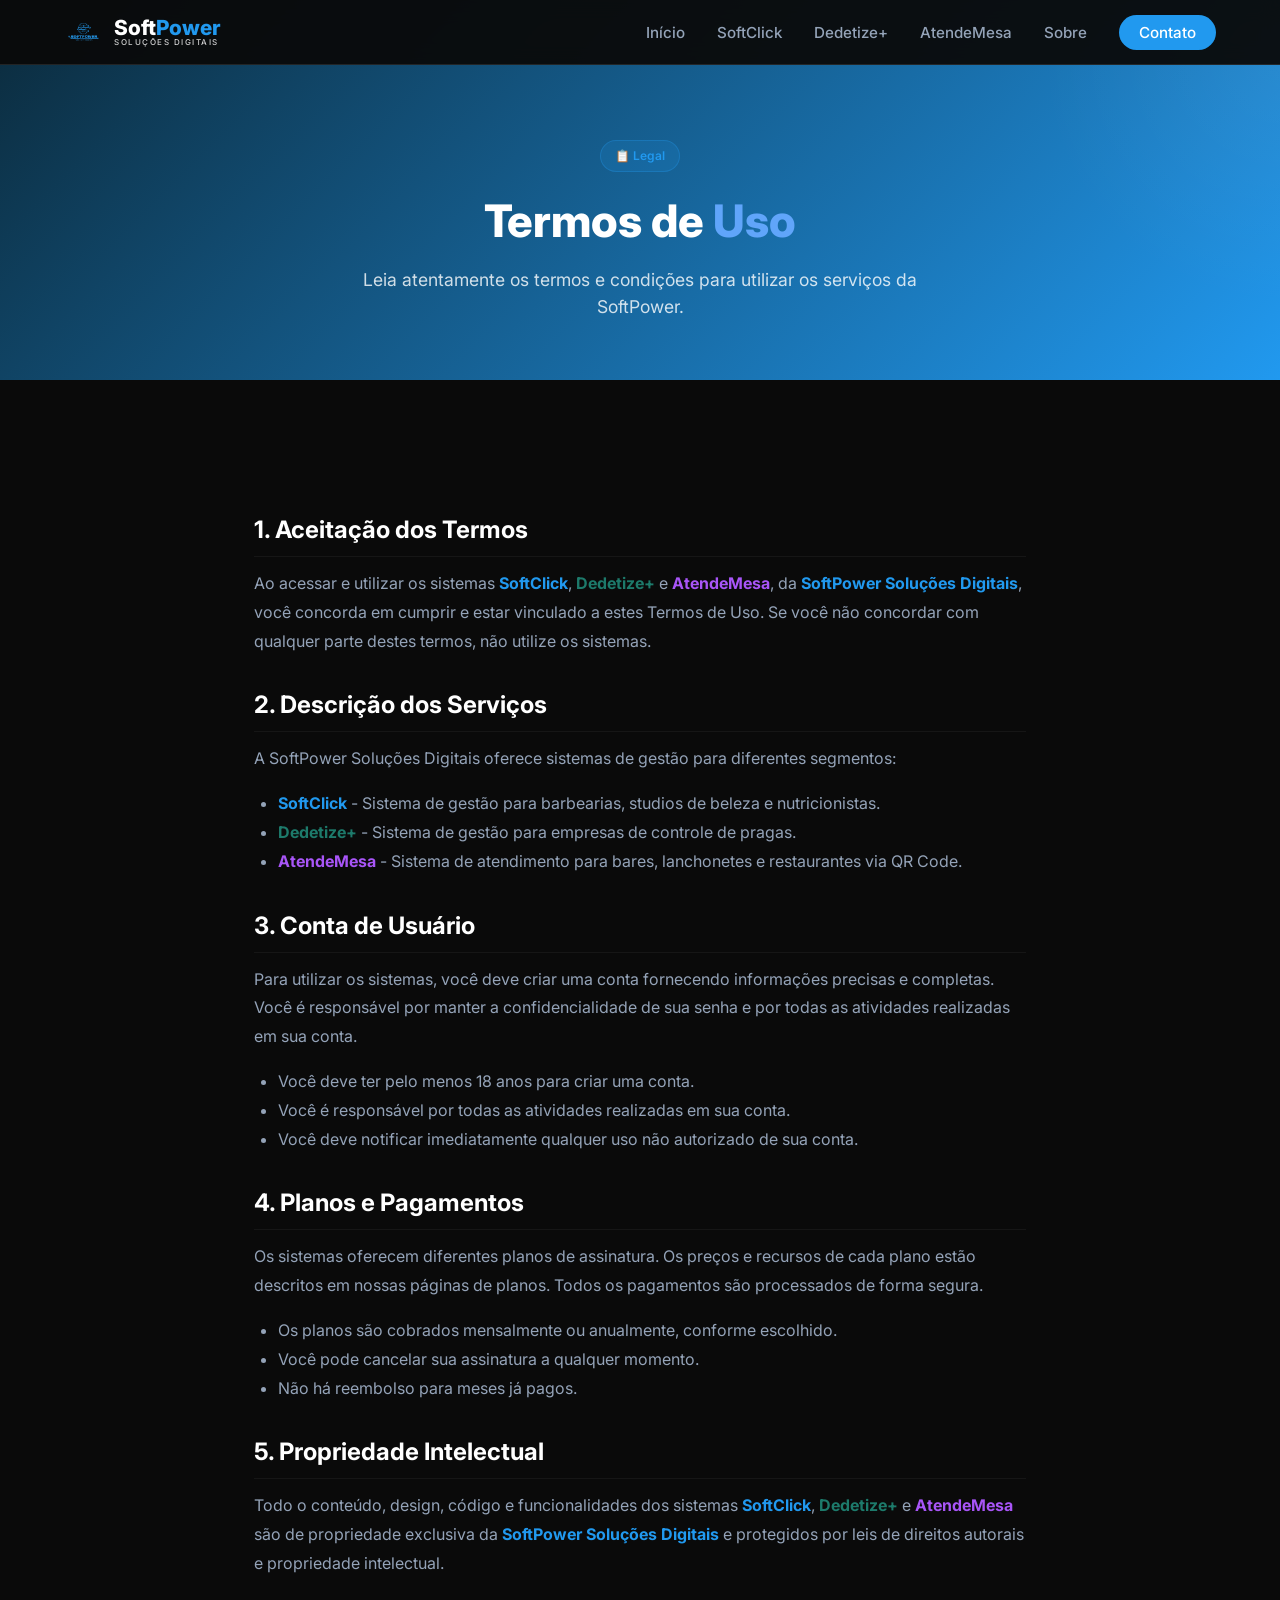
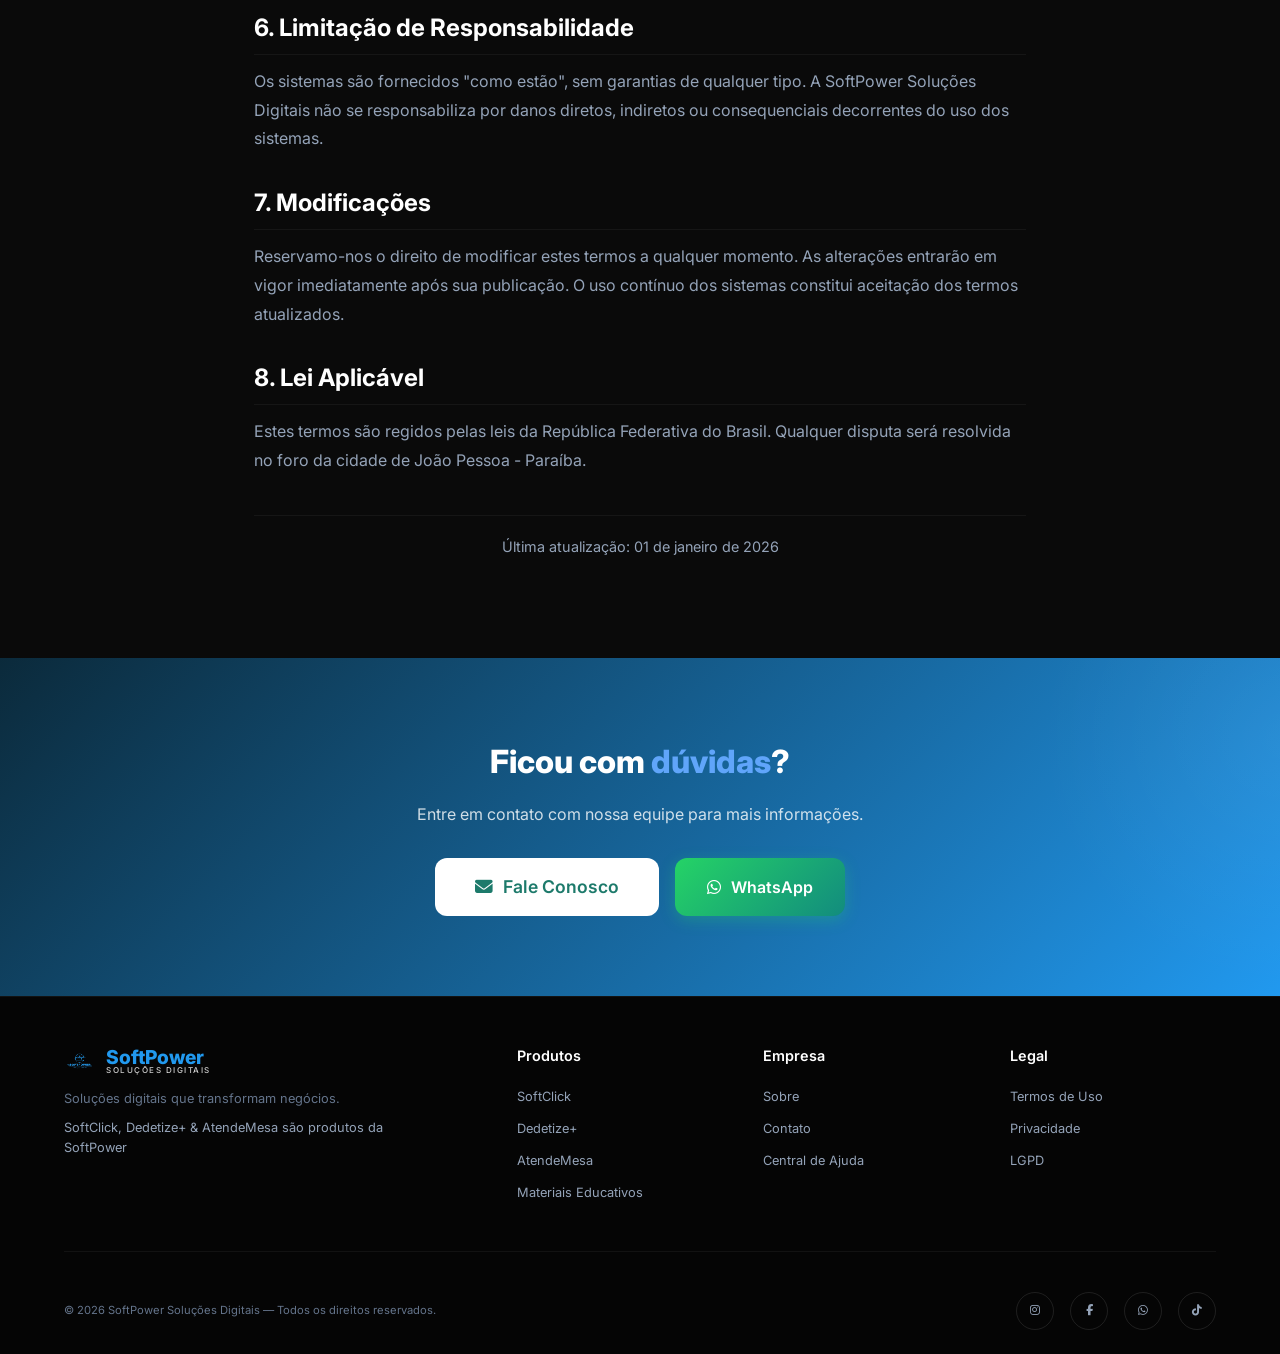
<file: termos.html>
<!DOCTYPE html>
<html lang="pt-BR">

<head>
    <meta charset="UTF-8" />
    <meta name="viewport" content="width=device-width, initial-scale=1.0" />
    <meta name="description" content="Termos de Uso da SoftPower Soluções Digitais - Leia atentamente os termos e condições para utilizar nossos serviços." />
    <meta name="keywords" content="termos de uso, termos, condições, softpower, softclick, dedetize, atendemesa" />
    <meta name="author" content="SoftPower Soluções Digitais" />

    <title>Termos de Uso | SoftPower Soluções Digitais</title>

    <link rel="stylesheet" href="https://cdnjs.cloudflare.com/ajax/libs/font-awesome/6.5.0/css/all.min.css" />
    <link href="https://fonts.googleapis.com/css2?family=Inter:wght@300;400;500;600;700;800;900&display=swap"
        rel="stylesheet" />
    <link rel="stylesheet" href="style.css" />
    <link rel="icon" type="image/png" href="asstes/LOGO-SOFT.png" />
</head>

<body>

    <!-- ===== HEADER ===== -->
    <header class="header" id="header">
        <div class="container">
            <a href="index.html" class="logo">
                <span class="logo-icon">
                    <img src="asstes/LOGO-SOFT.png" alt="SoftPower Logo" />
                </span>
                <div class="logo-text-group">
                    <span class="logo-name">Soft<span>Power</span></span>
                    <span class="logo-subtitle">Soluções Digitais</span>
                </div>
            </a>

            <ul class="nav-links" id="navLinks">
                <li><a href="index.html">Início</a></li>
                <li><a href="softclick.html">SoftClick</a></li>
                <li><a href="dedetize.html">Dedetize+</a></li>
                <li><a href="atendemesa.html">AtendeMesa</a></li>
                <li><a href="sobre.html">Sobre</a></li>
                <li><a href="contato.html" class="nav-cta" style="background: #2199EF;">Contato</a></li>
            </ul>

            <button class="mobile-toggle" id="mobileToggle" aria-label="Menu">
                <span></span><span></span><span></span>
            </button>
        </div>
    </header>

    <!-- ===== HERO ===== -->
    <section class="page-hero" style="padding-top: 140px; background: linear-gradient(135deg, #0b2a3b 0%, #2199EF 100%);">
        <div class="container">
            <span class="badge-produto-hero softclick" style="display:inline-block; margin-bottom:16px;">📋 Legal</span>
            <h1>Termos de <span style="color:#60a5fa;">Uso</span></h1>
            <p>Leia atentamente os termos e condições para utilizar os serviços da SoftPower.</p>
        </div>
    </section>

    <!-- ===== CONTEÚDO LEGAL ===== -->
    <section class="section">
        <div class="container" style="max-width: 820px; margin: 0 auto;">

            <div class="legal-content" style="padding: 20px 0;">

                <h2 style="font-size:1.5rem; font-weight:700; color:var(--white); margin-top:32px; margin-bottom:12px; border-bottom:1px solid rgba(255,255,255,0.05); padding-bottom:8px;">
                    1. Aceitação dos Termos
                </h2>
                <p style="color:#94a3b8; line-height:1.8; margin-bottom:16px;">
                    Ao acessar e utilizar os sistemas <strong style="color:#2199EF;">SoftClick</strong>, <strong style="color:#1d7a6b;">Dedetize+</strong> e <strong style="color:#a855f7;">AtendeMesa</strong>, da <strong style="color:#2199EF;">SoftPower Soluções Digitais</strong>, você concorda em cumprir e estar vinculado a estes Termos de Uso. Se você não concordar com qualquer parte destes termos, não utilize os sistemas.
                </p>

                <h2 style="font-size:1.5rem; font-weight:700; color:var(--white); margin-top:32px; margin-bottom:12px; border-bottom:1px solid rgba(255,255,255,0.05); padding-bottom:8px;">
                    2. Descrição dos Serviços
                </h2>
                <p style="color:#94a3b8; line-height:1.8; margin-bottom:16px;">
                    A SoftPower Soluções Digitais oferece sistemas de gestão para diferentes segmentos:
                </p>
                <ul style="color:#94a3b8; line-height:1.8; padding-left:24px; margin-bottom:16px;">
                    <li><strong style="color:#2199EF;">SoftClick</strong> - Sistema de gestão para barbearias, studios de beleza e nutricionistas.</li>
                    <li><strong style="color:#1d7a6b;">Dedetize+</strong> - Sistema de gestão para empresas de controle de pragas.</li>
                    <li><strong style="color:#a855f7;">AtendeMesa</strong> - Sistema de atendimento para bares, lanchonetes e restaurantes via QR Code.</li>
                </ul>

                <h2 style="font-size:1.5rem; font-weight:700; color:var(--white); margin-top:32px; margin-bottom:12px; border-bottom:1px solid rgba(255,255,255,0.05); padding-bottom:8px;">
                    3. Conta de Usuário
                </h2>
                <p style="color:#94a3b8; line-height:1.8; margin-bottom:16px;">
                    Para utilizar os sistemas, você deve criar uma conta fornecendo informações precisas e completas. Você é responsável por manter a confidencialidade de sua senha e por todas as atividades realizadas em sua conta.
                </p>
                <ul style="color:#94a3b8; line-height:1.8; padding-left:24px; margin-bottom:16px;">
                    <li>Você deve ter pelo menos 18 anos para criar uma conta.</li>
                    <li>Você é responsável por todas as atividades realizadas em sua conta.</li>
                    <li>Você deve notificar imediatamente qualquer uso não autorizado de sua conta.</li>
                </ul>

                <h2 style="font-size:1.5rem; font-weight:700; color:var(--white); margin-top:32px; margin-bottom:12px; border-bottom:1px solid rgba(255,255,255,0.05); padding-bottom:8px;">
                    4. Planos e Pagamentos
                </h2>
                <p style="color:#94a3b8; line-height:1.8; margin-bottom:16px;">
                    Os sistemas oferecem diferentes planos de assinatura. Os preços e recursos de cada plano estão descritos em nossas páginas de planos. Todos os pagamentos são processados de forma segura.
                </p>
                <ul style="color:#94a3b8; line-height:1.8; padding-left:24px; margin-bottom:16px;">
                    <li>Os planos são cobrados mensalmente ou anualmente, conforme escolhido.</li>
                    <li>Você pode cancelar sua assinatura a qualquer momento.</li>
                    <li>Não há reembolso para meses já pagos.</li>
                </ul>

                <h2 style="font-size:1.5rem; font-weight:700; color:var(--white); margin-top:32px; margin-bottom:12px; border-bottom:1px solid rgba(255,255,255,0.05); padding-bottom:8px;">
                    5. Propriedade Intelectual
                </h2>
                <p style="color:#94a3b8; line-height:1.8; margin-bottom:16px;">
                    Todo o conteúdo, design, código e funcionalidades dos sistemas <strong style="color:#2199EF;">SoftClick</strong>, <strong style="color:#1d7a6b;">Dedetize+</strong> e <strong style="color:#a855f7;">AtendeMesa</strong> são de propriedade exclusiva da <strong style="color:#2199EF;">SoftPower Soluções Digitais</strong> e protegidos por leis de direitos autorais e propriedade intelectual.
                </p>

                <h2 style="font-size:1.5rem; font-weight:700; color:var(--white); margin-top:32px; margin-bottom:12px; border-bottom:1px solid rgba(255,255,255,0.05); padding-bottom:8px;">
                    6. Limitação de Responsabilidade
                </h2>
                <p style="color:#94a3b8; line-height:1.8; margin-bottom:16px;">
                    Os sistemas são fornecidos "como estão", sem garantias de qualquer tipo. A SoftPower Soluções Digitais não se responsabiliza por danos diretos, indiretos ou consequenciais decorrentes do uso dos sistemas.
                </p>

                <h2 style="font-size:1.5rem; font-weight:700; color:var(--white); margin-top:32px; margin-bottom:12px; border-bottom:1px solid rgba(255,255,255,0.05); padding-bottom:8px;">
                    7. Modificações
                </h2>
                <p style="color:#94a3b8; line-height:1.8; margin-bottom:16px;">
                    Reservamo-nos o direito de modificar estes termos a qualquer momento. As alterações entrarão em vigor imediatamente após sua publicação. O uso contínuo dos sistemas constitui aceitação dos termos atualizados.
                </p>

                <h2 style="font-size:1.5rem; font-weight:700; color:var(--white); margin-top:32px; margin-bottom:12px; border-bottom:1px solid rgba(255,255,255,0.05); padding-bottom:8px;">
                    8. Lei Aplicável
                </h2>
                <p style="color:#94a3b8; line-height:1.8; margin-bottom:16px;">
                    Estes termos são regidos pelas leis da República Federativa do Brasil. Qualquer disputa será resolvida no foro da cidade de João Pessoa - Paraíba.
                </p>

                <div class="last-update" style="color:var(--gray-400); font-size:0.9rem; margin-top:40px; padding-top:20px; border-top:1px solid rgba(255,255,255,0.05); text-align:center;">
                    Última atualização: 01 de janeiro de 2026
                </div>

            </div>
        </div>
    </section>

    <!-- ===== CTA ===== -->
    <section class="cta-section" style="background: linear-gradient(135deg, #0b2a3b, #2199EF);">
        <div class="container">
            <h2 class="fade-up">Ficou com <span style="color:#60a5fa;">dúvidas</span>?</h2>
            <p class="fade-up delay-1">Entre em contato com nossa equipe para mais informações.</p>
            <div class="btn-group fade-up delay-2">
                <a href="contato.html" class="btn btn-white btn-lg">
                    <i class="fas fa-envelope"></i> Fale Conosco
                </a>
                <a href="https://wa.me/5583981011900" target="_blank" class="btn" style="background: linear-gradient(135deg, #25D366, #128C7E); color:white; box-shadow: 0 4px 15px rgba(37,211,102,0.3);">
                    <i class="fab fa-whatsapp"></i> WhatsApp
                </a>
            </div>
        </div>
    </section>

    <!-- ===== FOOTER ===== -->
    <footer class="footer">
        <div class="container">
            <div class="footer-grid">
                <div class="footer-brand">
                    <a href="index.html" class="logo">
                        <span class="logo-icon" style="width:32px;height:32px;">
                            <img src="asstes/LOGO-SOFT.png" alt="SoftPower Logo" />
                        </span>
                        <div class="logo-text-group">
                            <span class="logo-name" style="font-size:1.2rem;">Soft<span>Power</span></span>
                            <span class="logo-subtitle" style="font-size:0.5rem;">Soluções Digitais</span>
                        </div>
                    </a>
                    <p>Soluções digitais que transformam negócios.</p>
                    <p style="margin-top: 8px; font-size: 0.8rem; color: var(--gray-400);">
                        SoftClick, Dedetize+ &amp; AtendeMesa são produtos da SoftPower
                    </p>
                </div>
                <div>
                    <h4>Produtos</h4>
                    <ul>
                        <li><a href="softclick.html">SoftClick</a></li>
                        <li><a href="dedetize.html">Dedetize+</a></li>
                        <li><a href="atendemesa.html">AtendeMesa</a></li>
                        <li><a href="educacao.html">Materiais Educativos</a></li>
                    </ul>
                </div>
                <div>
                    <h4>Empresa</h4>
                    <ul>
                        <li><a href="sobre.html">Sobre</a></li>
                        <li><a href="contato.html">Contato</a></li>
                        <li><a href="ajuda.html">Central de Ajuda</a></li>
                    </ul>
                </div>
                <div>
                    <h4>Legal</h4>
                    <ul>
                        <li><a href="termos.html">Termos de Uso</a></li>
                        <li><a href="privacidade.htm">Privacidade</a></li>
                        <li><a href="lgpd.html">LGPD</a></li>
                    </ul>
                </div>
            </div>
            <div class="footer-bottom">
                <span>&copy; 2026 SoftPower Soluções Digitais — Todos os direitos reservados.</span>
                <div class="footer-socials">
                    <a href="https://www.instagram.com/softpower.solucoes" aria-label="Instagram"><i class="fab fa-instagram"></i></a>
                    <a href="https://www.facebook.com/profile.php?id=61593099233240&sk=directory_links" aria-label="Facebook"><i class="fab fa-facebook-f"></i></a>
                    <a href="https://wa.me/5583981011900?text=Olá%20SoftPower!%20Gostaria%20de%20mais%20informações%20sobre%20os%20produtos." aria-label="WhatsApp"><i class="fab fa-whatsapp"></i></a>
                    <a href="https://www.tiktok.com/@softpower.digitais" aria-label="TikTok"><i class="fab fa-tiktok"></i></a>
                </div>
            </div>
        </div>
    </footer>

    <script src="script.js"></script>
</body>

</html>
</file>
<file: style.css>
/* ===== RESET & BASE ===== */
*,
*::before,
*::after {
    margin: 0;
    padding: 0;
    box-sizing: border-box;
}

:root {
    /* Cores SoftPower / SoftClick - AZUL */
    --secondary: #2199EF;
    --secondary-light: #60a5fa;

    /* Cores Dedetize+ - VERDE (cor original) */
    --accent: #1d7a6b;
    --accent-light: #2a9d8f;

    /* Cores neutras - FUNDO ESCURO */
    --white: #ffffff;
    --gray-50: #f8fafc;
    --gray-100: #f1f5f9;
    --gray-200: #e2e8f0;
    --gray-300: #cbd5e1;
    --gray-400: #94a3b8;
    --gray-500: #64748b;
    --gray-600: #475569;
    --gray-700: #334155;
    --gray-800: #1e293b;
    --gray-900: #0f172a;
    --shadow-sm: 0 1px 2px rgba(0, 0, 0, 0.05);
    --shadow-md: 0 4px 6px -1px rgba(0, 0, 0, 0.1), 0 2px 4px -1px rgba(0, 0, 0, 0.06);
    --shadow-lg: 0 10px 15px -3px rgba(0, 0, 0, 0.1), 0 4px 6px -2px rgba(0, 0, 0, 0.05);
    --shadow-xl: 0 20px 25px -5px rgba(0, 0, 0, 0.1), 0 10px 10px -5px rgba(0, 0, 0, 0.04);
    --radius: 16px;
    --radius-lg: 24px;
    --transition: all 0.3s cubic-bezier(0.4, 0, 0.2, 1);
}

html {
    scroll-behavior: smooth;
}

body {
    font-family: 'Inter', -apple-system, BlinkMacSystemFont, sans-serif;
    background: #0a0a0a;
    color: #ffffff;
    line-height: 1.5;
    overflow-x: hidden;
}

a {
    text-decoration: none;
    color: inherit;
}

img {
    max-width: 100%;
    display: block;
}

.container {
    max-width: 1200px;
    margin: 0 auto;
    padding: 0 24px;
}

/* ===== SCROLLBAR ===== */
::-webkit-scrollbar {
    width: 8px;
}
::-webkit-scrollbar-track {
    background: var(--gray-100);
}
::-webkit-scrollbar-thumb {
    background: var(--secondary);
    border-radius: 4px;
}
::-webkit-scrollbar-thumb:hover {
    background: var(--secondary-light);
}

/* ===== BUTTONS ===== */
.btn {
    display: inline-flex;
    align-items: center;
    justify-content: center;
    gap: 10px;
    padding: 14px 32px;
    border-radius: 12px;
    font-weight: 600;
    font-size: 1rem;
    cursor: pointer;
    transition: all 0.3s ease;
    border: none;
    text-decoration: none;
}

/* SoftPower / SoftClick - AZUL */
.btn-primary {
    background: linear-gradient(135deg, #2199EF, #1a7fcc);
    color: white;
    box-shadow: 0 4px 15px rgba(33, 153, 239, 0.3);
}
.btn-primary:hover {
    transform: translateY(-2px);
    box-shadow: 0 8px 25px rgba(33, 153, 239, 0.4);
}

.btn-secondary {
    background: rgba(255, 255, 255, 0.1);
    color: white;
    border: 1px solid rgba(255, 255, 255, 0.2);
}
.btn-secondary:hover {
    background: rgba(255, 255, 255, 0.2);
    transform: translateY(-2px);
}

/* Dedetize+ - VERDE */
.btn-accent {
    background: linear-gradient(135deg, #1d7a6b, #2a9d8f);
    color: white;
    box-shadow: 0 4px 15px rgba(29, 122, 107, 0.3);
}
.btn-accent:hover {
    transform: translateY(-2px);
    box-shadow: 0 8px 25px rgba(29, 122, 107, 0.4);
}

.btn-dedetize {
    background: linear-gradient(135deg, #1d7a6b, #2a9d8f);
    color: white;
    box-shadow: 0 4px 15px rgba(29, 122, 107, 0.3);
}
.btn-dedetize:hover {
    transform: translateY(-2px);
    box-shadow: 0 8px 25px rgba(29, 122, 107, 0.4);
}

.btn-outline {
    background: transparent;
    color: var(--white);
    border: 2px solid rgba(255, 255, 255, 0.3);
}
.btn-outline:hover {
    background: rgba(255, 255, 255, 0.1);
    border-color: var(--white);
    transform: translateY(-2px);
}

.btn-white {
    background: var(--white);
    color: #2199EF;
}
.btn-white:hover {
    background: var(--gray-100);
    transform: translateY(-2px);
}

.btn-lg {
    padding: 16px 40px;
    font-size: 1.1rem;
}

/* ===== HEADER ===== */
.header {
    position: fixed;
    top: 0;
    left: 0;
    right: 0;
    z-index: 1000;
    background: rgba(10, 10, 10, 0.95);
    backdrop-filter: blur(10px);
    border-bottom: 1px solid rgba(255, 255, 255, 0.1);
    transition: var(--transition);
}

.header.scrolled {
    background: rgba(10, 10, 10, 0.98);
    box-shadow: 0 4px 30px rgba(0, 0, 0, 0.2);
}

.header .container {
    display: flex;
    align-items: center;
    justify-content: space-between;
    padding: 12px 24px;
}

.logo {
    display: flex;
    align-items: center;
    gap: 10px;
    font-size: 1.3rem;
    font-weight: 700;
    color: var(--white);
    flex-wrap: wrap;
    text-decoration: none;
}

.logo-icon {
    width: 40px;
    height: 40px;
    background: transparent;
    border-radius: 12px;
    display: flex;
    align-items: center;
    justify-content: center;
    font-size: 1.2rem;
    color: white;
    flex-shrink: 0;
    overflow: hidden;
}

.logo-icon svg {
    width: 100%;
    height: 100%;
    display: block;
}

.logo-icon img {
    width: 100%;
    height: 100%;
    object-fit: contain;
    display: block;
    border-radius: 8px;
}

/* ===== LOGO COM SUBTÍTULO ===== */
.logo-text-group {
    display: flex;
    flex-direction: column;
    line-height: 1.1;
    gap: 0px;
}

.logo-name {
    font-size: 1.3rem;
    font-weight: 800;
    color: var(--white);
}

.logo-name span {
    color: #2199EF;
}

.logo-subtitle {
    font-size: 0.5rem;
    font-weight: 500;
    color: #ffffff !important;
    letter-spacing: 1.5px;
    text-transform: uppercase;
    margin-top: -2px;
    opacity: 0.8;
}

.logo-subtitle span {
    color: #ffffff !important;
}

.logo-badge {
    background: rgba(33, 153, 239, 0.15);
    border: 1px solid rgba(33, 153, 239, 0.3);
    border-radius: 20px;
    padding: 4px 10px;
    font-size: 0.65rem;
    font-weight: 500;
    color: #2199EF;
    letter-spacing: 0.5px;
}

.logo-badge::before {
    content: '';
    display: inline-block;
    width: 6px;
    height: 6px;
    background: #2199EF;
    border-radius: 50%;
    margin-right: 6px;
    animation: pulse 1.5s infinite;
}

.nav-links {
    display: flex;
    align-items: center;
    gap: 32px;
    list-style: none;
}

.nav-links a {
    color: #94a3b8;
    font-weight: 500;
    font-size: 0.95rem;
    transition: var(--transition);
    position: relative;
}

.nav-links a::after {
    content: '';
    position: absolute;
    bottom: -4px;
    left: 0;
    width: 0;
    height: 2px;
    background: #2199EF;
    transition: var(--transition);
}

.nav-links a:hover {
    color: #2199EF;
}

.nav-links a:hover::after {
    width: 100%;
}

.nav-links a.active {
    color: #2199EF;
}

.nav-links a.active::after {
    width: 100%;
}

.nav-cta {
    padding: 8px 20px;
    border-radius: 50px;
    color: var(--white) !important;
    font-weight: 600;
}

.nav-cta::after {
    display: none !important;
}

/* SoftPower / SoftClick - AZUL */
.nav-cta.softclick {
    background: #2199EF;
}
.nav-cta.softclick:hover {
    background: #60a5fa;
    transform: translateY(-2px);
}

/* Dedetize+ - VERDE */
.nav-cta.dedetize {
    background: #1d7a6b;
}
.nav-cta.dedetize:hover {
    background: #2a9d8f;
    transform: translateY(-2px);
}

.mobile-toggle {
    display: none;
    flex-direction: column;
    gap: 5px;
    cursor: pointer;
    padding: 4px;
    background: none;
    border: none;
}

.mobile-toggle span {
    width: 28px;
    height: 3px;
    background: var(--white);
    border-radius: 3px;
    transition: var(--transition);
}

.mobile-toggle.active span:nth-child(1) {
    transform: rotate(45deg) translate(5px, 5px);
}
.mobile-toggle.active span:nth-child(2) {
    opacity: 0;
}
.mobile-toggle.active span:nth-child(3) {
    transform: rotate(-45deg) translate(5px, -5px);
}

/* ===== ANIMAÇÕES ===== */
@keyframes pulse {
    0% { transform: scale(1); }
    50% { transform: scale(1.05); }
    100% { transform: scale(1); }
}

/* ===== HERO ===== */
.hero {
    padding: 140px 0 80px;
    background: linear-gradient(135deg, #0a0a0a 0%, #0f0f1a 100%);
    position: relative;
    overflow: hidden;
    min-height: 100vh;
    display: flex;
    align-items: center;
}

.hero::before {
    content: '';
    position: absolute;
    top: 0;
    left: 0;
    right: 0;
    bottom: 0;
    background: radial-gradient(circle at 30% 50%, rgba(33, 153, 239, 0.1), transparent);
    pointer-events: none;
}

.hero .container {
    display: grid;
    grid-template-columns: 1fr 1fr;
    gap: 60px;
    align-items: center;
    position: relative;
    z-index: 2;
}

/* Hero SoftClick - AZUL */
.hero-softclick {
    background: linear-gradient(135deg, #0a0a0a 0%, #0f0f1a 100%);
}

.hero-softclick::before {
    content: '';
    position: absolute;
    top: -50%;
    right: -20%;
    width: 600px;
    height: 600px;
    background: radial-gradient(circle, rgba(33, 153, 239, 0.1) 0%, transparent 70%);
    border-radius: 50%;
    pointer-events: none;
}

/* Hero Dedetize+ - VERDE */
.hero-dedetize {
    background: linear-gradient(135deg, #0a0a0a 0%, #0f0f1a 100%);
}

.hero-dedetize::before {
    content: '';
    position: absolute;
    top: -50%;
    right: -20%;
    width: 600px;
    height: 600px;
    background: radial-gradient(circle, rgba(29, 122, 107, 0.1) 0%, transparent 70%);
    border-radius: 50%;
    pointer-events: none;
}

/* Hero Index - AZUL */
.hero {
    background: linear-gradient(135deg, #0a0a0a 0%, #0f0f1a 100%);
}

.hero::before {
    content: '';
    position: absolute;
    top: -50%;
    right: -20%;
    width: 600px;
    height: 600px;
    background: radial-gradient(circle, rgba(33, 153, 239, 0.1) 0%, transparent 70%);
    border-radius: 50%;
    pointer-events: none;
}

.hero-content h1 {
    font-size: 3.5rem;
    font-weight: 800;
    color: var(--white);
    line-height: 1.2;
    margin-bottom: 24px;
}

.hero-content h1 .highlight {
    color: #2199EF;
    background: linear-gradient(135deg, #2199EF, #60a5fa);
    -webkit-background-clip: text;
    -webkit-text-fill-color: transparent;
    background-clip: text;
}

.hero-content p {
    font-size: 1.1rem;
    color: #94a3b8;
    max-width: 540px;
    margin-bottom: 32px;
    line-height: 1.8;
}

.hero-buttons {
    display: flex;
    gap: 16px;
    flex-wrap: wrap;
}

.hero-stats {
    display: flex;
    gap: 32px;
    margin-top: 40px;
}

.hero-stats .stat-item {
    text-align: left;
}

.hero-stats .stat-number {
    font-size: 1.8rem;
    font-weight: 800;
    color: #2199EF;
    display: block;
}

.hero-stats .stat-label {
    font-size: 0.8rem;
    color: #64748b;
}

/* ===== BADGE PRODUTO NO HERO ===== */
.badge-produto-hero {
    display: inline-block;
    padding: 6px 14px;
    border-radius: 50px;
    font-size: 0.75rem;
    font-weight: 600;
    margin-bottom: 16px;
}

.badge-produto-hero.softclick {
    background: rgba(33, 153, 239, 0.15);
    color: #2199EF;
    border: 1px solid rgba(33, 153, 239, 0.3);
}

.badge-produto-hero.dedetize {
    background: rgba(29, 122, 107, 0.15);
    color: #1d7a6b;
    border: 1px solid rgba(29, 122, 107, 0.3);
}

/* ===== HERO IMAGE ===== */
.hero-image {
    display: flex;
    justify-content: center;
    align-items: center;
}

.hero-image img {
    width: 100%;
    height: auto;
    border-radius: 24px;
    box-shadow: 0 25px 50px -12px rgba(0, 0, 0, 0.5);
    border: 1px solid rgba(33, 153, 239, 0.2);
    transition: transform 0.3s ease, box-shadow 0.3s ease;
}

.hero-image img:hover {
    transform: scale(1.02);
    box-shadow: 0 30px 60px -12px rgba(33, 153, 239, 0.3);
    border-color: rgba(33, 153, 239, 0.4);
}

.image-stack {
    position: relative;
    width: 100%;
    max-width: 500px;
}

.image-stack .main-image {
    width: 100%;
    border-radius: var(--radius-lg);
    box-shadow: 0 25px 50px -12px rgba(0, 0, 0, 0.5);
    border: 1px solid rgba(255, 255, 255, 0.1);
}

.image-stack .badge-top {
    position: absolute;
    top: -15px;
    right: -15px;
    padding: 12px 20px;
    border-radius: 50px;
    font-weight: 700;
    font-size: 0.85rem;
    color: var(--white);
    box-shadow: 0 10px 25px rgba(0, 0, 0, 0.4);
}

.image-stack .badge-top.softclick {
    background: linear-gradient(135deg, #60a5fa, #2199EF);
}

.image-stack .badge-top.dedetize {
    background: linear-gradient(135deg, #2a9d8f, #1d7a6b);
}

.image-stack .badge-top.index {
    background: linear-gradient(135deg, #60a5fa, #1d7a6b);
}

.image-stack .badge-bottom {
    position: absolute;
    bottom: -15px;
    left: -15px;
    background: var(--white);
    padding: 10px 18px;
    border-radius: 50px;
    font-weight: 600;
    font-size: 0.8rem;
    color: #0b2a3b;
    box-shadow: 0 10px 25px rgba(0, 0, 0, 0.2);
    display: flex;
    align-items: center;
    gap: 8px;
}

.image-stack .badge-bottom i {
    color: #1d7a6b;
}

/* ===== SECTION TITLES ===== */
.section {
    padding: 80px 0;
}

.section-alt {
    background: rgba(255, 255, 255, 0.02);
}

.section-header {
    text-align: center;
    max-width: 720px;
    margin: 0 auto 56px;
}

.section-header .label {
    display: inline-block;
    padding: 6px 14px;
    border-radius: 50px;
    font-size: 0.75rem;
    font-weight: 600;
    text-transform: uppercase;
    letter-spacing: 0.5px;
    margin-bottom: 12px;
}

.section-header .label.softclick {
    background: rgba(33, 153, 239, 0.15);
    color: #2199EF;
    border: 1px solid rgba(33, 153, 239, 0.3);
}

.section-header .label.dedetize {
    background: rgba(29, 122, 107, 0.15);
    color: #1d7a6b;
    border: 1px solid rgba(29, 122, 107, 0.3);
}

.section-header .label.index {
    background: rgba(33, 153, 239, 0.15);
    color: #2199EF;
    border: 1px solid rgba(33, 153, 239, 0.3);
}

.section-header h2 {
    font-size: 2.5rem;
    font-weight: 800;
    color: var(--white);
    margin-bottom: 16px;
    background: linear-gradient(135deg, #fff, #94a3b8);
    -webkit-background-clip: text;
    -webkit-text-fill-color: transparent;
    background-clip: text;
}

.section-header h2 span {
    color: #2199EF;
}

.section-header h2 .dedetize-span {
    color: #1d7a6b;
}

.section-header p {
    font-size: 1.1rem;
    color: #94a3b8;
    line-height: 1.7;
}

/* ===== PRODUTOS GRID (INDEX) ===== */
.produtos-grid {
    display: grid;
    grid-template-columns: 1fr 1fr;
    gap: 40px;
    margin-top: 20px;
}

.produto-card {
    background: rgba(255, 255, 255, 0.03);
    border-radius: var(--radius-lg);
    border: 1px solid rgba(255, 255, 255, 0.05);
    overflow: hidden;
    transition: var(--transition);
}

.produto-card:hover {
    transform: translateY(-8px);
    box-shadow: var(--shadow-xl);
}

.softclick-card:hover {
    border-color: rgba(33, 153, 239, 0.3);
}

.dedetize-card:hover {
    border-color: rgba(29, 122, 107, 0.3);
}

.produto-card .card-header {
    padding: 32px 32px 0;
    display: flex;
    align-items: center;
    gap: 16px;
}

.produto-card .card-header .icon-wrapper {
    width: 60px;
    height: 60px;
    border-radius: 16px;
    display: flex;
    align-items: center;
    justify-content: center;
    font-size: 2rem;
    flex-shrink: 0;
}

.produto-card .card-header .icon-wrapper.softclick {
    background: rgba(33, 153, 239, 0.1);
    color: #2199EF;
}

.produto-card .card-header .icon-wrapper.dedetize {
    background: rgba(29, 122, 107, 0.1);
    color: #1d7a6b;
}

.produto-card .card-header .badge-produto {
    padding: 4px 14px;
    border-radius: 50px;
    font-size: 0.7rem;
    font-weight: 600;
    text-transform: uppercase;
    letter-spacing: 0.5px;
}

.produto-card .card-header .badge-produto.softclick {
    background: rgba(33, 153, 239, 0.15);
    color: #2199EF;
}

.produto-card .card-header .badge-produto.dedetize {
    background: rgba(29, 122, 107, 0.15);
    color: #1d7a6b;
}

.produto-card .card-body {
    padding: 24px 32px 32px;
}

.produto-card .card-body h3 {
    font-size: 1.5rem;
    font-weight: 700;
    color: var(--white);
    margin-bottom: 8px;
}

.produto-card .card-body p {
    color: #94a3b8;
    font-size: 0.95rem;
    line-height: 1.7;
    margin-bottom: 16px;
}

.produto-card .card-body .features-list {
    list-style: none;
    display: grid;
    grid-template-columns: 1fr 1fr;
    gap: 6px 16px;
    margin-bottom: 20px;
}

.produto-card .card-body .features-list li {
    display: flex;
    align-items: center;
    gap: 8px;
    font-size: 0.85rem;
    color: #cbd5e1;
}

.produto-card .card-body .features-list li i {
    font-size: 0.75rem;
    color: #10b981;
}

.produto-card .card-body .btn {
    width: 100%;
    justify-content: center;
}

/* ===== FEATURES GRID ===== */
.features-grid {
    display: grid;
    grid-template-columns: repeat(3, 1fr);
    gap: 30px;
}

.softclick-features .feature-card .icon {
    background: rgba(33, 153, 239, 0.1);
    color: #2199EF;
}

.dedetize-features .feature-card .icon {
    background: rgba(29, 122, 107, 0.1);
    color: #1d7a6b;
}

.feature-card {
    background: rgba(255, 255, 255, 0.03);
    border-radius: var(--radius);
    padding: 28px;
    border: 1px solid rgba(255, 255, 255, 0.05);
    transition: var(--transition);
    position: relative;
    overflow: hidden;
}

.feature-card::before {
    content: '';
    position: absolute;
    top: 0;
    left: 0;
    right: 0;
    height: 4px;
    opacity: 0;
    transition: var(--transition);
}

.softclick-features .feature-card::before {
    background: linear-gradient(90deg, #2199EF, #60a5fa);
}

.dedetize-features .feature-card::before {
    background: linear-gradient(90deg, #1d7a6b, #2a9d8f);
}

.feature-card:hover {
    transform: translateY(-8px);
    box-shadow: var(--shadow-xl);
    border-color: transparent;
}

.feature-card:hover::before {
    opacity: 1;
}

.feature-card .icon {
    width: 55px;
    height: 55px;
    border-radius: 16px;
    display: flex;
    align-items: center;
    justify-content: center;
    font-size: 1.5rem;
    margin-bottom: 18px;
}

.feature-card h3 {
    font-size: 1.1rem;
    font-weight: 700;
    color: var(--white);
    margin-bottom: 10px;
}

.feature-card p {
    color: #94a3b8;
    font-size: 0.85rem;
    line-height: 1.5;
}

/* ===== DIFERENCIAIS ===== */
.diferenciais-grid {
    display: grid;
    grid-template-columns: repeat(4, 1fr);
    gap: 30px;
    margin-top: 20px;
}

.diferencial-card {
    text-align: center;
    padding: 28px 20px;
    background: rgba(255, 255, 255, 0.03);
    border-radius: var(--radius);
    border: 1px solid rgba(255, 255, 255, 0.05);
    transition: var(--transition);
}

.diferencial-card:hover {
    transform: translateY(-4px);
    box-shadow: var(--shadow-lg);
    border-color: rgba(33, 153, 239, 0.3);
}

.diferencial-card .icon {
    font-size: 2.5rem;
    color: #2199EF;
    margin-bottom: 16px;
    display: block;
}

.diferencial-card h4 {
    font-size: 1.1rem;
    font-weight: 700;
    color: var(--white);
    margin-bottom: 8px;
}

.diferencial-card p {
    font-size: 0.9rem;
    color: #94a3b8;
    line-height: 1.6;
}

/* ===== PRICING ===== */
.pricing-grid {
    display: grid;
    grid-template-columns: repeat(3, 1fr);
    gap: 30px;
    margin-top: 16px;
}

.pricing-card {
    background: rgba(255, 255, 255, 0.03);
    border-radius: var(--radius-lg);
    padding: 32px;
    border: 1px solid rgba(255, 255, 255, 0.05);
    text-align: center;
    transition: var(--transition);
    position: relative;
}

.pricing-card:hover {
    transform: translateY(-6px);
    box-shadow: var(--shadow-xl);
}

.pricing-card.popular {
    border: 2px solid #1d7a6b;
    transform: scale(1.02);
}

.pricing-card.popular .badge-popular {
    position: absolute;
    top: -12px;
    left: 50%;
    transform: translateX(-50%);
    background: linear-gradient(135deg, #1d7a6b, #2a9d8f);
    color: var(--white);
    padding: 4px 20px;
    border-radius: 50px;
    font-size: 0.7rem;
    font-weight: 600;
    white-space: nowrap;
}

.pricing-card .plan-name {
    font-size: 1.1rem;
    font-weight: 600;
    color: #94a3b8;
    margin-bottom: 4px;
}

.pricing-card .price {
    font-size: 2.5rem;
    font-weight: 800;
    color: #1d7a6b;
    margin: 12px 0 4px;
}

.pricing-card .price span {
    font-size: 0.9rem;
    font-weight: 400;
    color: #94a3b8;
}

.pricing-card .plan-desc {
    color: #94a3b8;
    font-size: 0.95rem;
    margin-bottom: 24px;
}

.pricing-card .features-list {
    list-style: none;
    text-align: left;
    margin-bottom: 28px;
}

.pricing-card .features-list li {
    display: flex;
    align-items: center;
    gap: 10px;
    padding: 10px 0;
    color: #cbd5e1;
    font-size: 0.85rem;
    border-bottom: 1px solid rgba(255, 255, 255, 0.05);
}

.pricing-card .features-list li:last-child {
    border-bottom: none;
}

.pricing-card .features-list li i {
    font-size: 0.8rem;
    color: #10b981;
    width: 20px;
}

.pricing-card .features-list li .fa-xmark {
    color: #ef4444;
}

.pricing-card .btn {
    width: 100%;
    justify-content: center;
    margin-top: 16px;
}

/* ===== DEPOIMENTOS ===== */
.depoimentos-grid {
    display: grid;
    grid-template-columns: repeat(3, 1fr);
    gap: 30px;
}

.depoimento-card {
    background: rgba(255, 255, 255, 0.03);
    border-radius: var(--radius);
    padding: 28px;
    border: 1px solid rgba(255, 255, 255, 0.05);
    transition: var(--transition);
}

.depoimento-card:hover {
    box-shadow: var(--shadow-lg);
    transform: translateY(-4px);
    border-color: rgba(33, 153, 239, 0.3);
}

.depoimento-card .stars {
    color: #f59e0b;
    margin-bottom: 12px;
    font-size: 0.8rem;
}

.depoimento-card blockquote {
    font-size: 0.9rem;
    color: #cbd5e1;
    line-height: 1.6;
    margin-bottom: 16px;
    font-style: italic;
}

.depoimento-card .author {
    display: flex;
    align-items: center;
    gap: 12px;
}

.depoimento-card .author .avatar {
    width: 48px;
    height: 48px;
    border-radius: 50%;
    color: var(--white);
    display: flex;
    align-items: center;
    justify-content: center;
    font-weight: 700;
    font-size: 1.1rem;
    flex-shrink: 0;
}

.depoimento-card .author .avatar.softclick-avatar {
    background: linear-gradient(135deg, #2199EF, #1a7fcc);
}

.depoimento-card .author .avatar.dedetize-avatar {
    background: linear-gradient(135deg, #1d7a6b, #2a9d8f);
}

.depoimento-card .author .info strong {
    display: block;
    font-size: 0.9rem;
    color: var(--white);
}

.depoimento-card .author .info span {
    font-size: 0.7rem;
    color: #64748b;
}

/* ===== CTA ===== */
.cta-section {
    padding: 80px 0;
    text-align: center;
    position: relative;
    overflow: hidden;
}

.cta-softclick {
    background: linear-gradient(135deg, #2199EF, #1a7fcc);
}

.cta-dedetize {
    background: linear-gradient(135deg, #1d7a6b, #2a9d8f);
}

.cta-section::before {
    content: '';
    position: absolute;
    top: -50%;
    right: -20%;
    width: 500px;
    height: 500px;
    background: radial-gradient(circle, rgba(255, 255, 255, 0.05) 0%, transparent 70%);
    border-radius: 50%;
}

.cta-section .container {
    position: relative;
    z-index: 2;
}

.cta-section h2 {
    font-size: 2rem;
    font-weight: 800;
    color: var(--white);
    margin-bottom: 16px;
}

.cta-section p {
    font-size: 1rem;
    color: rgba(255, 255, 255, 0.8);
    max-width: 600px;
    margin: 0 auto 32px;
}

.cta-section .btn-group {
    display: flex;
    justify-content: center;
    gap: 16px;
    flex-wrap: wrap;
}

.cta-section .btn-white {
    background: white;
    color: #1d7a6b;
    box-shadow: none;
}
.cta-section .btn-white:hover {
    transform: translateY(-2px);
    box-shadow: 0 8px 25px rgba(0, 0, 0, 0.2);
}

/* ===== FOOTER ===== */
.footer {
    background: #050505;
    color: rgba(255, 255, 255, 0.7);
    padding: 48px 0 24px;
    border-top: 1px solid rgba(255, 255, 255, 0.05);
}

.footer-grid {
    display: grid;
    grid-template-columns: 2fr 1fr 1fr 1fr;
    gap: 40px;
    margin-bottom: 32px;
}

.footer-brand .logo {
    font-size: 1.4rem;
    margin-bottom: 12px;
}

.footer-brand .logo span {
    color: #2199EF;
}

.footer-brand p {
    font-size: 0.8rem;
    line-height: 1.6;
    max-width: 320px;
    color: #64748b;
}

.footer h4 {
    color: var(--white);
    font-size: 0.9rem;
    font-weight: 600;
    margin-bottom: 16px;
}

.footer ul {
    list-style: none;
}

.footer ul li {
    margin-bottom: 8px;
}

.footer ul li a {
    transition: var(--transition);
    font-size: 0.8rem;
    color: #94a3b8;
}

.footer ul li a:hover {
    color: #2199EF;
}

.footer-bottom {
    border-top: 1px solid rgba(255, 255, 255, 0.05);
    padding-top: 40px;
    margin-top: 40px;
    display: flex;
    justify-content: space-between;
    align-items: center;
    font-size: 0.7rem;
    color: #64748b;
}

.footer-socials {
    display: flex;
    gap: 16px;
}

.footer-socials a {
    width: 38px;
    height: 38px;
    border-radius: 50%;
    border: 1px solid rgba(255, 255, 255, 0.1);
    display: flex;
    align-items: center;
    justify-content: center;
    transition: var(--transition);
    color: #94a3b8;
}

.footer-socials a:hover {
    background: #2199EF;
    border-color: #2199EF;
    color: var(--white);
}

/* ===== RESPONSIVE ===== */
@media (max-width: 1024px) {
    .features-grid {
        grid-template-columns: repeat(2, 1fr);
    }
    .diferenciais-grid {
        grid-template-columns: repeat(2, 1fr);
    }
    .depoimentos-grid {
        grid-template-columns: repeat(2, 1fr);
    }
}

@media (max-width: 820px) {
    .hero .container {
        grid-template-columns: 1fr;
        text-align: center;
    }
    .hero-content p {
        margin: 0 auto 32px;
    }
    .hero-buttons {
        justify-content: center;
    }
    .hero-stats {
        justify-content: center;
    }

    .produtos-grid {
        grid-template-columns: 1fr;
        max-width: 500px;
        margin: 0 auto;
    }

    .pricing-grid {
        grid-template-columns: 1fr;
        max-width: 400px;
        margin: 0 auto;
    }

    .footer-grid {
        grid-template-columns: 1fr 1fr;
    }

    .nav-links {
        display: none;
        flex-direction: column;
        position: absolute;
        top: 100%;
        left: 0;
        right: 0;
        background: rgba(10, 10, 10, 0.98);
        padding: 24px;
        gap: 16px;
        border-bottom: 1px solid rgba(255, 255, 255, 0.1);
    }
    .nav-links.open {
        display: flex;
    }
    .mobile-toggle {
        display: flex;
    }

    .hero-content h1 {
        font-size: 2rem;
    }
    .section-header h2 {
        font-size: 1.8rem;
    }
    .cta-section h2 {
        font-size: 2rem;
    }

    .logo-name {
        font-size: 1.2rem;
    }
    .logo-subtitle {
        font-size: 0.45rem;
        letter-spacing: 1.5px;
    }
    .logo-icon {
        width: 36px;
        height: 36px;
    }
}

@media (max-width: 640px) {
    .features-grid {
        grid-template-columns: 1fr;
    }
    .diferenciais-grid {
        grid-template-columns: 1fr;
    }
    .depoimentos-grid {
        grid-template-columns: 1fr;
    }
    .footer-grid {
        grid-template-columns: 1fr;
    }
    .hero-stats {
        flex-direction: column;
        gap: 12px;
        align-items: center;
    }
    .hero-stats .stat-item {
        text-align: center;
    }
    .hero-content h1 {
        font-size: 1.8rem;
    }
    .section {
        padding: 56px 0;
    }
    .btn-lg {
        padding: 14px 32px;
        font-size: 1rem;
    }
    .footer-bottom {
        flex-direction: column;
        gap: 16px;
        text-align: center;
    }

    .produto-card .card-body .features-list {
        grid-template-columns: 1fr;
    }

    .logo-name {
        font-size: 1rem;
    }
    .logo-subtitle {
        font-size: 0.4rem;
        letter-spacing: 1px;
    }
    .logo-icon {
        width: 32px;
        height: 32px;
    }
}

/* ===== ANIMATIONS ===== */
.fade-up {
    opacity: 0;
    transform: translateY(30px);
    transition: opacity 0.6s ease, transform 0.6s ease;
}

.fade-up.visible {
    opacity: 1;
    transform: translateY(0);
}

.delay-1 {
    transition-delay: 0.1s;
}
.delay-2 {
    transition-delay: 0.2s;
}
.delay-3 {
    transition-delay: 0.3s;
}
.delay-4 {
    transition-delay: 0.4s;
}

/* ===== MÓDULOS GRID ===== */
.modulos-grid {
    display: grid;
    grid-template-columns: repeat(5, 1fr);
    gap: 20px;
    margin-top: 20px;
}

.modulo-card {
    background: rgba(255, 255, 255, 0.03);
    border-radius: 12px;
    padding: 20px 16px;
    text-align: center;
    border: 1px solid rgba(255, 255, 255, 0.05);
    transition: var(--transition);
}

.modulo-card:hover {
    transform: translateY(-4px);
    box-shadow: var(--shadow-md);
    border-color: rgba(33, 153, 239, 0.3);
}

.softclick-modulos .modulo-card i {
    color: #2199EF;
}

.dedetize-modulos .modulo-card i {
    color: #1d7a6b;
}

.modulo-card i {
    font-size: 1.8rem;
    margin-bottom: 10px;
    display: block;
}

.modulo-card h4 {
    font-size: 0.85rem;
    font-weight: 600;
    color: var(--white);
    margin-bottom: 4px;
}

.modulo-card p {
    font-size: 0.7rem;
    color: #94a3b8;
}

/* ===== BENEFÍCIOS GRID ===== */
.beneficios-grid {
    display: grid;
    grid-template-columns: repeat(3, 1fr);
    gap: 30px;
    margin-top: 20px;
}

.beneficio-card {
    text-align: center;
    padding: 32px 24px;
    background: rgba(255, 255, 255, 0.03);
    border-radius: var(--radius);
    border: 1px solid rgba(255, 255, 255, 0.05);
    transition: var(--transition);
}

.beneficio-card:hover {
    transform: translateY(-4px);
    box-shadow: var(--shadow-lg);
}

.softclick-beneficios .beneficio-card:hover {
    border-color: rgba(33, 153, 239, 0.3);
}

.dedetize-beneficios .beneficio-card:hover {
    border-color: rgba(29, 122, 107, 0.3);
}

.beneficio-card .icon {
    font-size: 2.5rem;
    margin-bottom: 16px;
    display: block;
}

.softclick-beneficios .beneficio-card .icon {
    color: #2199EF;
}

.dedetize-beneficios .beneficio-card .icon {
    color: #1d7a6b;
}

.beneficio-card h3 {
    font-size: 1.1rem;
    font-weight: 700;
    color: var(--white);
    margin-bottom: 8px;
}

.beneficio-card p {
    font-size: 0.9rem;
    color: #94a3b8;
    line-height: 1.6;
}

/* ===== FAQ GRID ===== */
.faq-grid {
    display: grid;
    grid-template-columns: 1fr 1fr;
    gap: 20px;
    max-width: 900px;
    margin: 0 auto;
}

.faq-item {
    background: rgba(255, 255, 255, 0.03);
    border: 1px solid rgba(255, 255, 255, 0.05);
    border-radius: var(--radius);
    padding: 20px 24px;
    transition: var(--transition);
}

.faq-item:hover {
    box-shadow: var(--shadow-sm);
}

.softclick-faq .faq-item:hover {
    border-color: rgba(33, 153, 239, 0.3);
}

.dedetize-faq .faq-item:hover {
    border-color: rgba(29, 122, 107, 0.3);
}

.faq-item .faq-question {
    display: flex;
    justify-content: space-between;
    align-items: center;
    cursor: pointer;
    font-weight: 600;
    color: var(--white);
    padding: 18px 24px;
    gap: 16px;
    width: 100%;
    background: transparent;
    border: none;
    font-family: inherit;
    font-size: inherit;
    text-align: left;
    transition: all 0.3s ease;
    user-select: none;
}

.faq-item .faq-question:hover {
    background: rgba(33, 153, 239, 0.05);
}

.faq-item .faq-question span {
    flex: 1;
    font-size: 1rem;
    line-height: 1.4;
    color: var(--white);
}

.faq-item .faq-question i {
    transition: transform 0.4s ease;
    font-size: 1rem;
    flex-shrink: 0;
}

.softclick-faq .faq-item .faq-question i {
    color: #2199EF;
}

.dedetize-faq .faq-item .faq-question i {
    color: #1d7a6b;
}

.faq-item .faq-question.active i {
    transform: rotate(180deg);
}

.faq-item .faq-answer {
    max-height: 0;
    overflow: hidden;
    transition: all 0.5s cubic-bezier(0.4, 0, 0.2, 1);
    padding: 0 24px;
    color: #94a3b8;
    font-size: 0.95rem;
    line-height: 1.8;
    opacity: 0;
}

.faq-item .faq-question.active + .faq-answer {
    max-height: 600px;
    padding-top: 16px;
    padding-bottom: 24px;
    opacity: 1;
}

/* ===== RESPONSIVE PARA MÓDULOS ===== */
@media (max-width: 1024px) {
    .modulos-grid {
        grid-template-columns: repeat(4, 1fr);
    }
    .beneficios-grid {
        grid-template-columns: repeat(2, 1fr);
    }
}

@media (max-width: 768px) {
    .modulos-grid {
        grid-template-columns: repeat(3, 1fr);
    }
    .faq-grid {
        grid-template-columns: 1fr;
    }
    .faq-item .faq-question {
        padding: 14px 18px;
    }
    .faq-item .faq-question span {
        font-size: 0.9rem;
    }
    .faq-item .faq-answer {
        font-size: 0.85rem;
        padding: 0 18px;
        line-height: 1.6;
    }
    .faq-item .faq-question.active + .faq-answer {
        padding: 12px 18px 18px;
    }
}

@media (max-width: 640px) {
    .modulos-grid {
        grid-template-columns: repeat(2, 1fr);
    }
    .beneficios-grid {
        grid-template-columns: 1fr;
    }
}

/* ============================================
   CONTATO - CORREÇÕES E ESTILOS ESPECÍFICOS
   ============================================ */

/* ===== CONTATO HERO ===== */
.page-hero {
    background: linear-gradient(135deg, #0b2a3b 0%, #2199EF 100%);
    padding: 140px 0 60px;
    text-align: center;
    color: var(--white);
    position: relative;
    overflow: hidden;
}

.page-hero::before {
    content: '';
    position: absolute;
    top: -50%;
    right: -20%;
    width: 500px;
    height: 500px;
    background: radial-gradient(circle, rgba(255, 255, 255, 0.05) 0%, transparent 70%);
    border-radius: 50%;
    pointer-events: none;
}

.page-hero .container {
    position: relative;
    z-index: 2;
}

.page-hero h1 {
    font-size: 2.8rem;
    font-weight: 800;
    margin-bottom: 12px;
}

.page-hero p {
    font-size: 1.1rem;
    opacity: 0.8;
    max-width: 600px;
    margin: 0 auto;
}

/* ===== CONTATO SECTION ===== */
.contact-section {
    padding: 60px 0 80px;
    background: #0a0a0a;
}

.contact-grid {
    display: grid;
    grid-template-columns: 1fr 1fr;
    gap: 60px;
    align-items: start;
}

/* ===== CONTATO INFO ===== */
.contact-info h2 {
    font-size: 2rem;
    font-weight: 700;
    color: var(--white);
    margin-bottom: 12px;
}

.contact-info h2 span {
    color: #2199EF;
}

.contact-info > p {
    color: #94a3b8;
    margin-bottom: 32px;
    line-height: 1.7;
}

/* ===== CONTATO ITENS ===== */
.contact-item {
    display: flex;
    gap: 16px;
    align-items: flex-start;
    margin-bottom: 24px;
}

.contact-item .icon {
    width: 48px;
    height: 48px;
    border-radius: 12px;
    display: flex;
    align-items: center;
    justify-content: center;
    font-size: 1.2rem;
    flex-shrink: 0;
    background: rgba(33, 153, 239, 0.1);
    color: #2199EF;
}

.contact-item .icon.email {
    background: rgba(33, 153, 239, 0.12);
    color: #2199EF;
}

.contact-item .icon.whatsapp {
    background: rgba(37, 211, 102, 0.12);
    color: #25D366;
}

.contact-item .icon.clock {
    background: rgba(33, 153, 239, 0.12);
    color: #2199EF;
}

.contact-item .icon.softclick-icon {
    background: rgba(33, 153, 239, 0.12);
    color: #2199EF;
}

.contact-item .icon.dedetize-icon {
    background: rgba(29, 122, 107, 0.12);
    color: #1d7a6b;
}

.contact-item .icon:hover {
    transform: scale(1.05);
    transition: transform 0.3s ease;
}

.contact-item h4 {
    font-weight: 600;
    color: var(--white);
    margin-bottom: 2px;
}

.contact-item p {
    color: #94a3b8;
    font-size: 0.95rem;
}

/* ===== CONTATO FORMULÁRIO ===== */
.contact-form {
    background: rgba(255, 255, 255, 0.03);
    padding: 40px;
    border-radius: var(--radius-lg);
    border: 1px solid rgba(255, 255, 255, 0.08);
}

.contact-form h3 {
    font-size: 1.3rem;
    font-weight: 700;
    color: var(--white);
    margin-bottom: 24px;
}

/* ===== FORM GROUP ===== */
.form-group {
    margin-bottom: 18px;
}

.form-group label {
    display: block;
    font-weight: 500;
    font-size: 0.9rem;
    color: #cbd5e1;
    margin-bottom: 4px;
}

.form-group label .required {
    color: #e74c3c;
}

/* ===== INPUTS ===== */
.form-group input,
.form-group select,
.form-group textarea {
    width: 100%;
    padding: 12px 16px;
    border: 2px solid rgba(255, 255, 255, 0.08);
    border-radius: 12px;
    font-size: 1rem;
    transition: var(--transition);
    background: rgba(255, 255, 255, 0.05);
    font-family: inherit;
    color: var(--white);
}

.form-group input::placeholder,
.form-group textarea::placeholder {
    color: #64748b;
}

.form-group input:focus,
.form-group select:focus,
.form-group textarea:focus {
    border-color: #2199EF;
    background: rgba(33, 153, 239, 0.05);
    outline: none;
    box-shadow: 0 0 0 4px rgba(33, 153, 239, 0.1);
}

.form-group select {
    color: var(--white);
    cursor: pointer;
    appearance: none;
    -webkit-appearance: none;
    background-image: url("data:image/svg+xml;utf8,<svg xmlns='http://www.w3.org/2000/svg' width='16' height='16' viewBox='0 0 24 24' fill='none' stroke='%232199EF' stroke-width='2' stroke-linecap='round' stroke-linejoin='round'><polyline points='6 9 12 15 18 9'></polyline></svg>");
    background-repeat: no-repeat;
    background-position: right 18px center;
    background-size: 14px;
    padding-right: 40px;
}

.form-group select option {
    background: #0a0a0a;
    color: var(--white);
    padding: 8px;
}

.form-group textarea {
    resize: vertical;
    min-height: 120px;
}

/* ===== FORM ROW ===== */
.form-row {
    display: grid;
    grid-template-columns: 1fr 1fr;
    gap: 16px;
}

/* ===== BOTÃO SUBMIT ===== */
.btn-submit {
    width: 100%;
    padding: 14px;
    background: linear-gradient(135deg, #2199EF, #1a7fcc);
    color: var(--white);
    border: none;
    border-radius: 12px;
    font-size: 1rem;
    font-weight: 600;
    cursor: pointer;
    transition: var(--transition);
    display: flex;
    align-items: center;
    justify-content: center;
    gap: 10px;
}

.btn-submit:hover {
    transform: translateY(-2px);
    box-shadow: 0 8px 25px rgba(33, 153, 239, 0.4);
}

.btn-submit i {
    font-size: 1.1rem;
}

/* ===== RESPONSIVE CONTATO ===== */
@media (max-width: 820px) {
    .contact-grid {
        grid-template-columns: 1fr;
        gap: 40px;
    }

    .form-row {
        grid-template-columns: 1fr;
    }

    .page-hero h1 {
        font-size: 2.2rem;
    }

    .contact-form {
        padding: 24px;
    }
}

@media (max-width: 480px) {
    .page-hero h1 {
        font-size: 1.8rem;
    }

    .contact-form {
        padding: 20px;
    }

    .contact-item .icon {
        width: 40px;
        height: 40px;
        font-size: 1rem;
    }

    .btn-submit {
        font-size: 0.9rem;
        padding: 12px;
    }
}

/* ============================================
   ATENDEMESA — CORES COMPLEMENTARES
   (Adição mínima para a landing page)
   ============================================ */

:root {
    --atendemesa-primary: #7c3aed;
    --atendemesa-primary-dark: #6d28d9;
    --atendemesa-primary-light: #a855f7;
}

/* Botões AtendeMesa */
.btn-atendemesa {
    background: linear-gradient(135deg, #7c3aed, #6d28d9);
    color: white;
    box-shadow: 0 4px 15px rgba(124, 58, 237, 0.3);
}
.btn-atendemesa:hover {
    transform: translateY(-2px);
    box-shadow: 0 8px 25px rgba(124, 58, 237, 0.4);
}

/* Nav CTA AtendeMesa */
.nav-cta.atendemesa {
    background: #7c3aed;
}
.nav-cta.atendemesa:hover {
    background: #a855f7;
    transform: translateY(-2px);
}

/* Badges AtendeMesa */
.badge-produto-hero.atendemesa {
    background: rgba(124, 58, 237, 0.15);
    color: #a855f7;
    border: 1px solid rgba(124, 58, 237, 0.3);
}

.badge-produto.atendemesa {
    background: rgba(124, 58, 237, 0.15);
    color: #a855f7;
}

/* Icon wrapper AtendeMesa */
.produto-card .card-header .icon-wrapper.atendemesa {
    background: rgba(124, 58, 237, 0.1);
    color: #7c3aed;
}

/* Card AtendeMesa */
.atendemesa-card:hover {
    border-color: rgba(124, 58, 237, 0.3);
}

/* Features AtendeMesa */
.atendemesa-features .feature-card .icon {
    background: rgba(124, 58, 237, 0.1);
    color: #7c3aed;
}
.atendemesa-features .feature-card::before {
    background: linear-gradient(90deg, #7c3aed, #a855f7);
}

/* Módulos AtendeMesa */
.atendemesa-modulos .modulo-card i {
    color: #7c3aed;
}
.atendemesa-modulos .modulo-card:hover {
    border-color: rgba(124, 58, 237, 0.3);
}

/* Benefícios AtendeMesa */
.atendemesa-beneficios .beneficio-card:hover {
    border-color: rgba(124, 58, 237, 0.3);
}
.atendemesa-beneficios .beneficio-card .icon {
    color: #7c3aed;
}

/* Avatar AtendeMesa */
.depoimento-card .author .avatar.atendemesa-avatar {
    background: linear-gradient(135deg, #7c3aed, #6d28d9);
}

/* FAQ AtendeMesa */
.atendemesa-faq .faq-item .faq-question i {
    color: #7c3aed;
}

/* CTA AtendeMesa */
.cta-atendemesa {
    background: linear-gradient(135deg, #7c3aed, #6d28d9);
}
.cta-atendemesa .btn-white {
    color: #7c3aed;
}

/* Hero AtendeMesa */
.hero-atendemesa {
    background: linear-gradient(135deg, #0a0a0a 0%, #0f0f1a 100%);
}
.hero-atendemesa::before {
    content: '';
    position: absolute;
    top: -50%;
    right: -20%;
    width: 600px;
    height: 600px;
    background: radial-gradient(circle, rgba(124, 58, 237, 0.1) 0%, transparent 70%);
    border-radius: 50%;
    pointer-events: none;
}
.hero-atendemesa .hero-content h1 .highlight {
    background: linear-gradient(135deg, #a855f7, #7c3aed);
    -webkit-background-clip: text;
    -webkit-text-fill-color: transparent;
    background-clip: text;
}
.hero-atendemesa .image-stack .badge-top {
    background: linear-gradient(135deg, #a855f7, #7c3aed);
}
.hero-atendemesa .image-stack .badge-bottom i {
    color: #7c3aed;
}
.hero-atendemesa .hero-stats .stat-number {
    color: #a855f7;
}

/* Ajuste do grid para 3 produtos */
.produtos-grid {
    grid-template-columns: repeat(3, 1fr);
}
@media (max-width: 1024px) {
    .produtos-grid {
        grid-template-columns: repeat(2, 1fr);
    }
}
@media (max-width: 820px) {
    .produtos-grid {
        grid-template-columns: 1fr;
        max-width: 500px;
        margin: 0 auto;
    }
}
</file>
